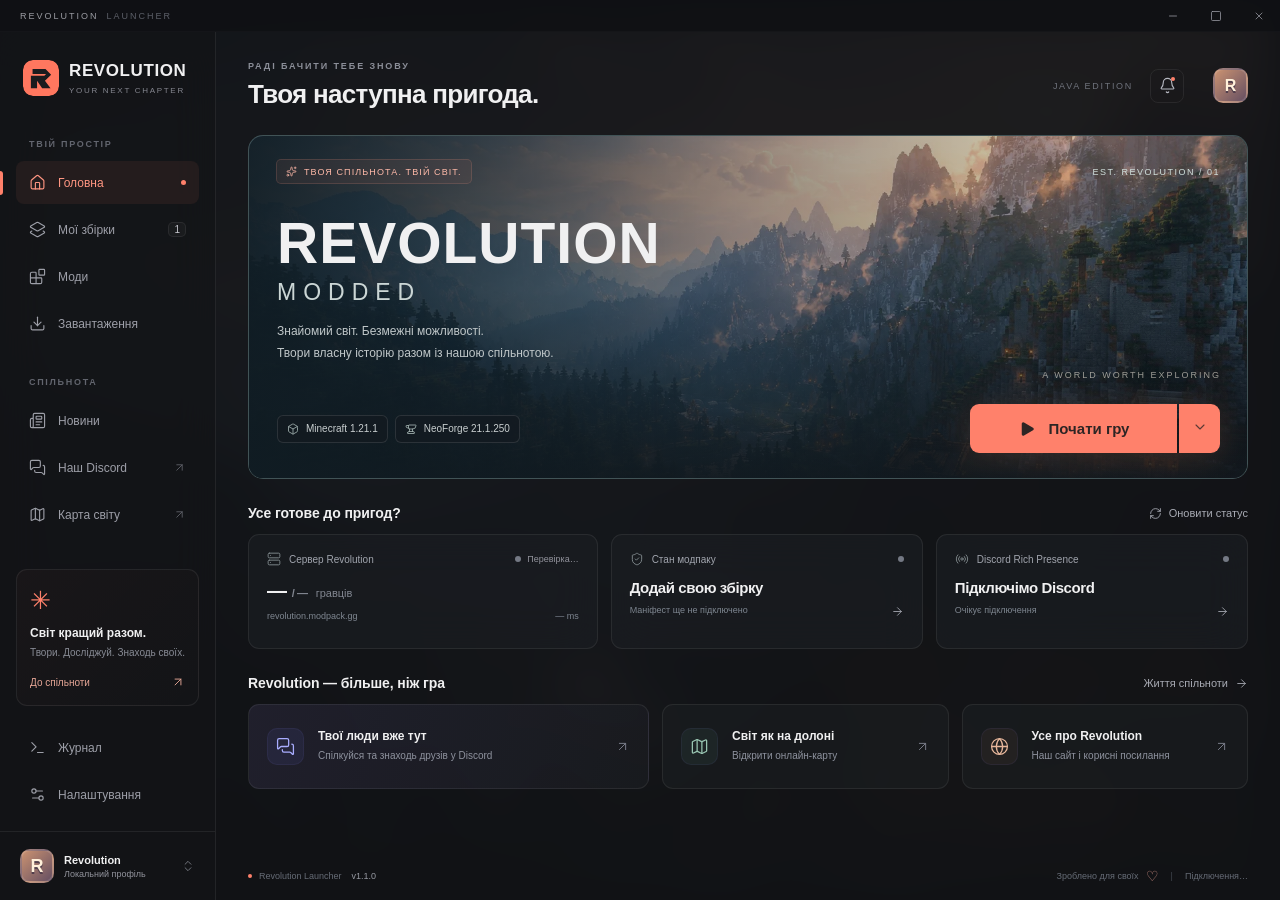
<file: ui/index.html>
<!DOCTYPE html>
<html lang="uk">
<head>
  <meta charset="UTF-8">
  <meta name="viewport" content="width=device-width, initial-scale=1.0">
  <meta http-equiv="Content-Security-Policy" content="default-src 'self' data: blob:; script-src 'self' qrc:; style-src 'self' 'unsafe-inline'; img-src 'self' data:; connect-src 'self'; object-src 'none'; base-uri 'none'; form-action 'none'">
  <title>Revolution Launcher</title>
  <link rel="icon" href="assets/mark.svg" type="image/svg+xml">
  <link rel="stylesheet" href="styles.css">
  <script src="assets/lucide.min.js" defer></script>
  <script src="assistant.js" defer></script>
  <script src="app.js" defer></script>
  <script src="qrc:///qtwebchannel/qwebchannel.js" defer></script>
  <script src="bridge.js" defer></script>
</head>
<body>
  <div class="ambient"></div>
  <div class="titlebar"><div class="pywebview-drag-region">REVOLUTION <span>LAUNCHER</span></div><div class="window-actions"><button data-action="minimize" aria-label="Згорнути"><i data-lucide="minus"></i></button><button data-action="maximize" aria-label="Повний екран"><i data-lucide="square"></i></button><button class="window-close" data-action="close" aria-label="Закрити"><i data-lucide="x"></i></button></div></div>
  <aside class="sidebar">
    <a class="brand" href="#home" aria-label="Revolution — головна"><img src="assets/mark.svg" alt=""><div>REVOLUTION<small>YOUR NEXT CHAPTER</small></div></a>
    <div class="nav-label">ТВІЙ ПРОСТІР</div>
    <nav aria-label="Головна навігація">
      <button class="nav-item active" data-page="home"><i data-lucide="house"></i>Головна<span class="nav-dot"></span></button>
      <button class="nav-item" data-page="instances"><i data-lucide="layers-2"></i>Мої збірки<span class="nav-count" id="instance-count">1</span></button>
      <button class="nav-item" data-page="mods"><i data-lucide="blocks"></i>Моди</button>
      <button class="nav-item" data-page="downloads"><i data-lucide="download"></i>Завантаження<span class="activity-dot" id="activity-dot" hidden></span></button>
    </nav>
    <div class="nav-label second">СПІЛЬНОТА</div>
    <nav aria-label="Спільнота">
      <button class="nav-item" data-page="news"><i data-lucide="newspaper"></i>Новини</button>
      <button class="nav-item" data-link="discordUrl"><i data-lucide="messages-square"></i>Наш Discord<i class="external" data-lucide="arrow-up-right"></i></button>
      <button class="nav-item" data-link="mapUrl"><i data-lucide="map"></i>Карта світу<i class="external" data-lucide="arrow-up-right"></i></button>
    </nav>
    <div class="sidebar-bottom">
      <div class="community-note"><span class="tiny-star">✳</span><strong>Світ кращий разом.</strong><p>Твори. Досліджуй. Знаходь своїх.</p><button data-link="discordUrl">До спільноти <i data-lucide="arrow-up-right"></i></button></div>
      <button class="nav-item" data-page="logs"><i data-lucide="terminal"></i>Журнал</button>
      <button class="nav-item" data-page="settings"><i data-lucide="settings-2"></i>Налаштування</button>
      <button class="account-button" data-modal="account"><span class="avatar">R</span><span><strong id="sidebar-name">Revolution</strong><small id="account-kind">Локальний профіль</small></span><i data-lucide="chevrons-up-down"></i></button>
    </div>
  </aside>
  <main>
    <header class="page-header"><div><div class="eyebrow" id="page-eyebrow">РАДІ БАЧИТИ ТЕБЕ ЗНОВУ</div><h1 id="page-title">Твоя наступна пригода.</h1></div><div class="header-right"><span class="edition">JAVA EDITION</span><button class="icon-button" data-page="downloads" title="Активність"><i data-lucide="bell"></i><span id="notice-dot"></span></button><button class="avatar small" data-modal="account" aria-label="Профіль користувача">R</button></div></header>
    <div id="page-content"></div>
    <footer class="app-footer"><span><span class="dot coral"></span> Revolution Launcher <b>v1.1.0</b></span><span>Зроблено для своїх <span class="footer-heart">♡</span><span class="divider">|</span><span id="bridge-status">Підключення…</span></span></footer>
  </main>
  <div class="toast-container" id="toasts" aria-live="polite"></div>
  <dialog id="modal"><div id="modal-content"></div></dialog>
</body>
</html>
</file>
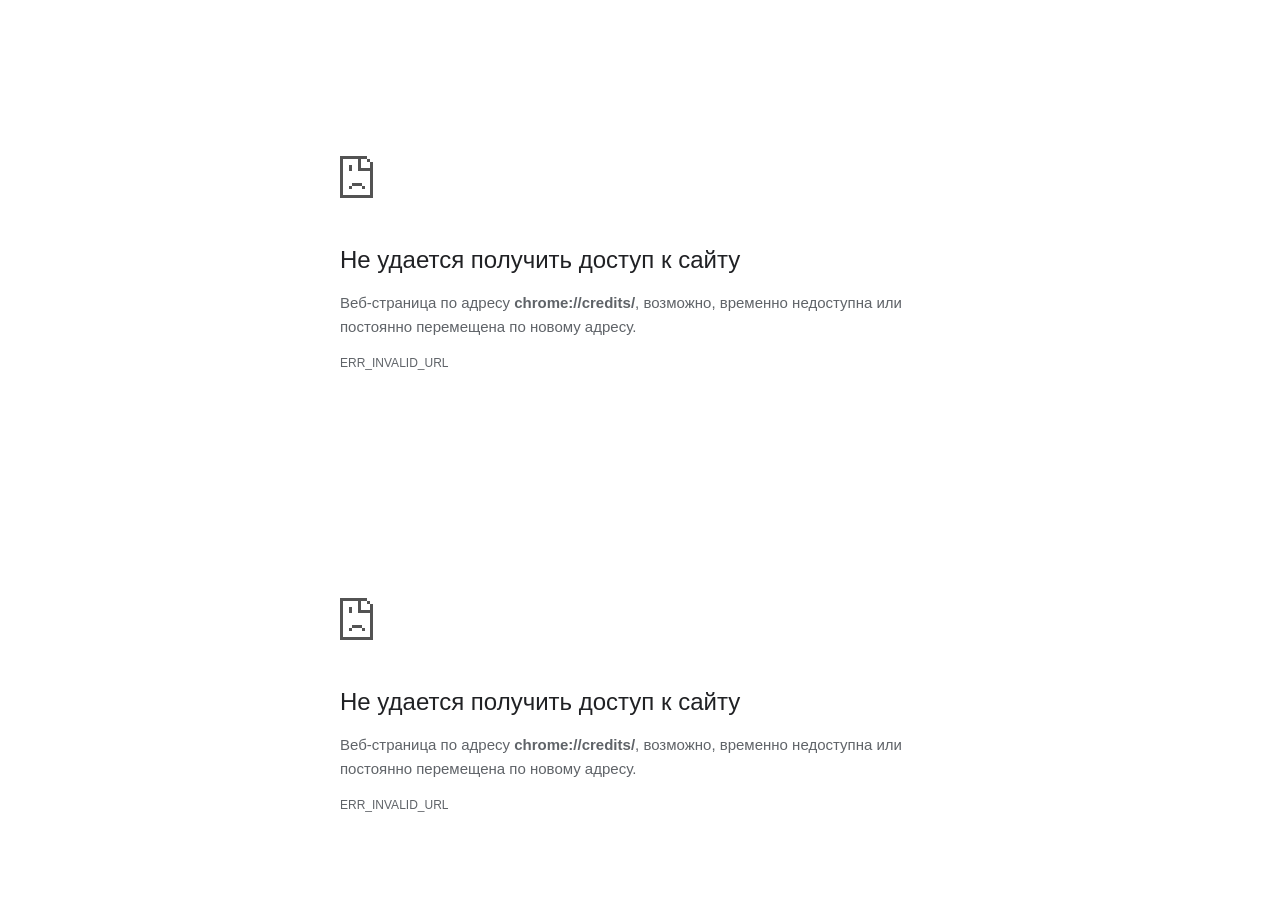
<file: licenses/Qt-WebEngine-ThirdParty.html>
<!DOCTYPE html><html dir="ltr" lang="ru"><head>
  <meta charset="utf-8">
  <meta name="color-scheme" content="light dark">
  <meta name="theme-color" content="#fff">
  <meta name="viewport" content="width=device-width, initial-scale=1.0,
                                 maximum-scale=1.0, user-scalable=no">
  <title>chrome://credits/</title>
  <style>/* Copyright 2017 The Chromium Authors
 * Use of this source code is governed by a BSD-style license that can be
 * found in the LICENSE file. */

a {
  color: var(--link-color);
}

body {
  --background-color: #fff;
  --error-code-color: var(--google-gray-700);
  --google-blue-50: rgb(232, 240, 254);
  --google-blue-100: rgb(210, 227, 252);
  --google-blue-300: rgb(138, 180, 248);
  --google-blue-600: rgb(26, 115, 232);
  --google-blue-700: rgb(25, 103, 210);
  --google-gray-100: rgb(241, 243, 244);
  --google-gray-300: rgb(218, 220, 224);
  --google-gray-500: rgb(154, 160, 166);
  --google-gray-50: rgb(248, 249, 250);
  --google-gray-600: rgb(128, 134, 139);
  --google-gray-700: rgb(95, 99, 104);
  --google-gray-800: rgb(60, 64, 67);
  --google-gray-900: rgb(32, 33, 36);
  --heading-color: var(--google-gray-900);
  --link-color: rgb(88, 88, 88);
  --primary-button-fill-color-active: var(--google-blue-700);
  --primary-button-fill-color: var(--google-blue-600);
  --primary-button-text-color: #fff;
  --quiet-background-color: rgb(247, 247, 247);
  --secondary-button-border-color: var(--google-gray-500);
  --secondary-button-fill-color: #fff;
  --secondary-button-hover-border-color: var(--google-gray-600);
  --secondary-button-hover-fill-color: var(--google-gray-50);
  --secondary-button-text-color: var(--google-gray-700);
  --small-link-color: var(--google-gray-700);
  --text-color: var(--google-gray-700);
  background: var(--background-color);
  color: var(--text-color);
  word-wrap: break-word;
}

.nav-wrapper .secondary-button {
  background: var(--secondary-button-fill-color);
  border: 1px solid var(--secondary-button-border-color);
  color: var(--secondary-button-text-color);
  float: none;
  margin: 0;
  padding: 8px 16px;
}

.hidden {
  display: none;
}

html {
  -webkit-text-size-adjust: 100%;
  font-size: 125%;
}

.icon {
  background-repeat: no-repeat;
  background-size: 100%;
}

@media (prefers-color-scheme: dark) {
  body {
    --background-color: var(--google-gray-900);
    --error-code-color: var(--google-gray-500);
    --heading-color: var(--google-gray-500);
    --link-color: var(--google-blue-300);
    --primary-button-fill-color-active: rgb(129, 162, 208);
    --primary-button-fill-color: var(--google-blue-300);
    --primary-button-text-color: var(--google-gray-900);
    --quiet-background-color: var(--background-color);
    --secondary-button-border-color: var(--google-gray-700);
    --secondary-button-fill-color: var(--google-gray-900);
    --secondary-button-hover-fill-color: rgb(48, 51, 57);
    --secondary-button-text-color: var(--google-blue-300);
    --small-link-color: var(--google-blue-300);
    --text-color: var(--google-gray-500);
  }
}
</style>
  <style>/* Copyright 2014 The Chromium Authors
   Use of this source code is governed by a BSD-style license that can be
   found in the LICENSE file. */

button {
  border: 0;
  border-radius: 20px;
  box-sizing: border-box;
  color: var(--primary-button-text-color);
  cursor: pointer;
  float: right;
  font-size: .875em;
  margin: 0;
  padding: 8px 16px;
  transition: box-shadow 150ms cubic-bezier(0.4, 0, 0.2, 1);
  user-select: none;
}

[dir='rtl'] button {
  float: left;
}

.bad-clock button,
.captive-portal button,
.https-only button,
.insecure-form button,
.lookalike-url button,
.main-frame-blocked button,
.neterror button,
.pdf button,
.ssl button,
.enterprise-block button,
.enterprise-warn button,
.managed-profile-required button,
.safe-browsing-billing button,
.supervised-user-verify button,
.supervised-user-verify-subframe button {
  background: var(--primary-button-fill-color);
}

button:active {
  background: var(--primary-button-fill-color-active);
  outline: 0;
}

#debugging {
  display: inline;
  overflow: auto;
}

.debugging-content {
  line-height: 1em;
  margin-bottom: 0;
  margin-top: 1em;
}

.debugging-content-fixed-width {
  display: block;
  font-family: monospace;
  font-size: 1.2em;
  margin-top: 0.5em;
}

.debugging-title {
  font-weight: bold;
}

#details {
  margin: 0 0 50px;
}

#details p:not(:first-of-type) {
  margin-top: 20px;
}

.secondary-button:active {
  border-color: white;
  box-shadow: 0 1px 2px 0 rgba(60, 64, 67, .3),
      0 2px 6px 2px rgba(60, 64, 67, .15);
}

.secondary-button:hover {
  background: var(--secondary-button-hover-fill-color);
  border-color: var(--secondary-button-hover-border-color);
  text-decoration: none;
}

.error-code {
  color: var(--error-code-color);
  font-size: .8em;
  margin-top: 12px;
  text-transform: uppercase;
}

#error-debugging-info {
  font-size: 0.8em;
}

h1 {
  color: var(--heading-color);
  font-size: 1.6em;
  font-weight: normal;
  line-height: 1.25em;
  margin-bottom: 16px;
}

h2 {
  font-size: 1.2em;
  font-weight: normal;
}

.icon {
  height: 72px;
  margin: 0 0 40px;
  width: 72px;
}

input[type=checkbox] {
  opacity: 0;
}

input[type=checkbox]:focus ~ .checkbox::after {
  outline: -webkit-focus-ring-color auto 5px;
}

.interstitial-wrapper {
  box-sizing: border-box;
  font-size: 1em;
  line-height: 1.6em;
  margin: 14vh auto 0;
  max-width: 600px;
  width: 100%;
}

#main-message > p {
  display: inline;
}

#extended-reporting-opt-in {
  font-size: .875em;
  margin-top: 32px;
}

#extended-reporting-opt-in label {
  display: grid;
  grid-template-columns: 1.8em 1fr;
  position: relative;
}

#enhanced-protection-message {
  border-radius: 20px;
  font-size: 1em;
  margin-top: 32px;
  padding: 10px 5px;
}

#enhanced-protection-message a {
  color: var(--google-red-10);
}

#enhanced-protection-message label {
  display: grid;
  grid-template-columns: 2.5em 1fr;
  position: relative;
}

#enhanced-protection-message div {
  margin: 0.5em;
}

#enhanced-protection-message .icon {
  height: 1.5em;
  vertical-align: middle;
  width: 1.5em;
}

.nav-wrapper {
  margin-top: 51px;
}

.nav-wrapper::after {
  clear: both;
  content: '';
  display: table;
  width: 100%;
}

.small-link {
  color: var(--small-link-color);
  font-size: .875em;
}

.checkboxes {
  flex: 0 0 24px;
}

.checkbox {
  --padding: .9em;
  background: transparent;
  display: block;
  height: 1em;
  left: -1em;
  padding-inline-start: var(--padding);
  position: absolute;
  right: 0;
  top: -.5em;
  width: 1em;
}

.checkbox::after {
  border: 1px solid white;
  border-radius: 2px;
  content: '';
  height: 1em;
  left: var(--padding);
  position: absolute;
  top: var(--padding);
  width: 1em;
}

.checkbox::before {
  background: transparent;
  border: 2px solid white;
  border-inline-end-width: 0;
  border-top-width: 0;
  content: '';
  height: .2em;
  left: calc(.3em + var(--padding));
  opacity: 0;
  position: absolute;
  top: calc(.3em  + var(--padding));
  transform: rotate(-45deg);
  width: .5em;
}

input[type=checkbox]:checked ~ .checkbox::before {
  opacity: 1;
}

#recurrent-error-message {
  background: #ededed;
  border-radius: 4px;
  margin-bottom: 16px;
  margin-top: 12px;
  padding: 12px 16px;
}

.showing-recurrent-error-message #extended-reporting-opt-in {
  margin-top: 16px;
}

.showing-recurrent-error-message #enhanced-protection-message {
  margin-top: 16px;
}

@media (max-width: 700px) {
  .interstitial-wrapper {
    padding: 0 10%;
  }

  #error-debugging-info {
    overflow: auto;
  }
}

@media (max-width: 420px) {
  button,
  [dir='rtl'] button,
  .small-link {
    float: none;
    font-size: .825em;
    font-weight: 500;
    margin: 0;
    width: 100%;
  }

  button {
    padding: 16px 24px;
  }

  #details {
    margin: 20px 0 20px 0;
  }

  #details p:not(:first-of-type) {
    margin-top: 10px;
  }

  .secondary-button:not(.hidden) {
    display: block;
    margin-top: 20px;
    text-align: center;
    width: 100%;
  }

  .interstitial-wrapper {
    padding: 0 5%;
  }

  #extended-reporting-opt-in {
    margin-top: 24px;
  }

  #enhanced-protection-message {
    margin-top: 24px;
  }

  .nav-wrapper {
    margin-top: 30px;
  }
}

/**
 * Mobile specific styling.
 * Navigation buttons are anchored to the bottom of the screen.
 * Details message replaces the top content in its own scrollable area.
 */

@media (max-width: 420px) {
  .nav-wrapper .secondary-button {
    border: 0;
    margin: 16px 0 0;
    margin-inline-end: 0;
    padding-bottom: 16px;
    padding-top: 16px;
  }
}

/* Fixed nav. */
@media (min-width: 240px) and (max-width: 420px) and
       (min-height: 401px),
       (min-width: 421px) and (min-height: 240px) and
       (max-height: 560px) {
  body .nav-wrapper {
    background: var(--background-color);
    bottom: 0;
    box-shadow: 0 -12px 24px var(--background-color);
    left: 0;
    margin: 0 auto;
    max-width: 736px;
    padding-inline-end: 24px;
    padding-inline-start: 24px;
    position: fixed;
    right: 0;
    width: 100%;
    z-index: 2;
  }

  .interstitial-wrapper {
    max-width: 736px;
  }

  #details,
  #main-content {
    padding-bottom: 40px;
  }

  #details {
    padding-top: 5.5vh;
  }

  button.small-link {
    color: var(--google-blue-600);
  }
}

@media (max-width: 420px) and (orientation: portrait),
       (max-height: 560px) {
  body {
    margin: 0 auto;
  }

  button,
  [dir='rtl'] button,
  button.small-link,
  .nav-wrapper .secondary-button {
    font-family: Roboto-Regular,Helvetica;
    font-size: .933em;
    margin: 6px 0;
    transform: translatez(0);
  }

  .nav-wrapper {
    box-sizing: border-box;
    padding-bottom: 8px;
    width: 100%;
  }

  #details {
    box-sizing: border-box;
    height: auto;
    margin: 0;
    opacity: 1;
    transition: opacity 250ms cubic-bezier(0.4, 0, 0.2, 1);
  }

  #details.hidden,
  #main-content.hidden {
    height: 0;
    opacity: 0;
    overflow: hidden;
    padding-bottom: 0;
    transition: none;
  }

  h1 {
    font-size: 1.5em;
    margin-bottom: 8px;
  }

  .icon {
    margin-bottom: 5.69vh;
  }

  .interstitial-wrapper {
    box-sizing: border-box;
    margin: 7vh auto 12px;
    padding: 0 24px;
    position: relative;
  }

  .interstitial-wrapper p {
    font-size: .95em;
    line-height: 1.61em;
    margin-top: 8px;
  }

  #main-content {
    margin: 0;
    transition: opacity 100ms cubic-bezier(0.4, 0, 0.2, 1);
  }

  .small-link {
    border: 0;
  }

  .suggested-left > #control-buttons,
  .suggested-right > #control-buttons {
    float: none;
    margin: 0;
  }
}

@media (min-width: 421px) and (min-height: 500px) and (max-height: 560px) {
  .interstitial-wrapper {
    margin-top: 10vh;
  }
}

@media (min-height: 400px) and (orientation:portrait) {
  .interstitial-wrapper {
    margin-bottom: 145px;
  }
}

@media (min-height: 299px) {
  .nav-wrapper {
    padding-bottom: 16px;
  }
}

@media (max-height: 560px) and (min-height: 240px) and (orientation:landscape) {
  .extended-reporting-has-checkbox #details {
    padding-bottom: 80px;
  }
}

@media (min-height: 500px) and (max-height: 650px) and (max-width: 414px) and
       (orientation: portrait) {
  .interstitial-wrapper {
    margin-top: 7vh;
  }
}

@media (min-height: 650px) and (max-width: 414px) and (orientation: portrait) {
  .interstitial-wrapper {
    margin-top: 10vh;
  }
}

/* Small mobile screens. No fixed nav. */
@media (max-height: 400px) and (orientation: portrait),
       (max-height: 239px) and (orientation: landscape),
       (max-width: 419px) and (max-height: 399px) {
  .interstitial-wrapper {
    display: flex;
    flex-direction: column;
    margin-bottom: 0;
  }

  #details {
    flex: 1 1 auto;
    order: 0;
  }

  #main-content {
    flex: 1 1 auto;
    order: 0;
  }

  .nav-wrapper {
    flex: 0 1 auto;
    margin-top: 8px;
    order: 1;
    padding-inline-end: 0;
    padding-inline-start: 0;
    position: relative;
    width: 100%;
  }

  button,
  .nav-wrapper .secondary-button {
    padding: 16px 24px;
  }

  button.small-link {
    color: var(--google-blue-600);
  }
}

@media (max-width: 239px) and (orientation: portrait) {
  .nav-wrapper {
    padding-inline-end: 0;
    padding-inline-start: 0;
  }
}
</style>
  <style>/* Copyright 2013 The Chromium Authors
 * Use of this source code is governed by a BSD-style license that can be
 * found in the LICENSE file. */

/* Don't use the main frame div when the error is in a subframe. */
html[subframe] #main-frame-error {
  display: none;
}

/* Don't use the subframe error div when the error is in a main frame. */
html:not([subframe]) #sub-frame-error {
  display: none;
}

h1 {
  margin-top: 0;
  word-wrap: break-word;
}

h1 span {
  font-weight: 500;
}

a {
  text-decoration: none;
}

.icon {
  -webkit-user-select: none;
  display: inline-block;
}

.icon-generic {
  /* Can't access chrome://theme/IDR_ERROR_NETWORK_GENERIC from an untrusted
   * renderer process, so embed the resource manually. */
  content: image-set(
      url([data-uri]) 1x,
      url([data-uri]) 2x);
}

.icon-info {
  content: image-set(
      url([data-uri]) 1x,
      url([data-uri]) 2x);
}

.icon-offline {
  content: image-set(
      url([data-uri]) 1x,
      url([data-uri]) 2x);
  position: relative;
}

.icon-disabled {
  content: image-set(
      url([data-uri]) 1x,
      url([data-uri]) 2x);
  width: 112px;
}

.hidden {
  display: none;
}

#suggestions-list a {
  color: var(--google-blue-600);
}

#suggestions-list p {
  margin-block-end: 0;
}

#suggestions-list ul {
  margin-top: 0;
}

.single-suggestion {
  list-style-type: none;
  padding-inline-start: 0;
}

.link-button {
  color: rgb(66, 133, 244);
  display: inline-block;
  font-weight: bold;
  text-transform: uppercase;
}

#sub-frame-error-details {

  color: #8F8F8F;

  /* Not done on mobile for performance reasons. */
  text-shadow: 0 1px 0 rgba(255,255,255,0.3);

}

.secondary-button {
  background: #d9d9d9;
  color: #696969;
  margin-inline-end: 16px;
}

.snackbar {
  background: #323232;
  border-radius: 2px;
  bottom: 24px;
  box-sizing: border-box;
  color: #fff;
  font-size: .87em;
  left: 24px;
  max-width: 568px;
  min-width: 288px;
  opacity: 0;
  padding: 16px 24px 12px;
  position: fixed;
  transform: translateY(90px);
  will-change: opacity, transform;
  z-index: 999;
}

.snackbar-show {
  -webkit-animation:
    show-snackbar 250ms cubic-bezier(0, 0, 0.2, 1) forwards,
    hide-snackbar 250ms cubic-bezier(0.4, 0, 1, 1) forwards 5s;
}

@-webkit-keyframes show-snackbar {
  100% {
    opacity: 1;
    transform: translateY(0);
  }
}

@-webkit-keyframes hide-snackbar {
  0% {
    opacity: 1;
    transform: translateY(0);
  }
  100% {
    opacity: 0;
    transform: translateY(90px);
  }
}

.suggestions {
  margin-top: 18px;
}

.suggestion-header {
  font-weight: bold;
  margin-bottom: 4px;
}

.suggestion-body {
  color: #777;
}

/* Decrease padding at low sizes. */
@media (max-width: 640px), (max-height: 640px) {
  h1 {
    margin: 0 0 15px;
  }
  .suggestions {
    margin-top: 10px;
  }
  .suggestion-header {
    margin-bottom: 0;
  }
}

#cancel-save-page-button {
  background-image: url([data-uri]);
  background-position: right 27px center;
  background-repeat: no-repeat;
  border: 1px solid var(--google-gray-300);
  border-radius: 5px;
  color: var(--google-gray-700);
  margin-bottom: 26px;
  padding-bottom: 16px;
  padding-inline-end: 88px;
  padding-inline-start: 16px;
  padding-top: 16px;
  text-align: start;
}

html[dir='rtl'] #cancel-save-page-button {
  background-position: left 27px center;
}

#save-page-for-later-button {
  display: flex;
  justify-content: start;
}

#save-page-for-later-button a::before {
  content: url([data-uri]);
  display: inline-block;
  margin-inline-end: 4px;
  vertical-align: -webkit-baseline-middle;
}

.hidden#save-page-for-later-button {
  display: none;
}

/* Don't allow overflow when in a subframe. */
html[subframe] body {
  overflow: hidden;
}

#sub-frame-error {
  -webkit-align-items: center;
  -webkit-flex-flow: column;
  -webkit-justify-content: center;
  background-color: #DDD;
  display: -webkit-flex;
  height: 100%;
  left: 0;
  position: absolute;
  text-align: center;
  top: 0;
  transition: background-color 200ms ease-in-out;
  width: 100%;
}

#sub-frame-error:hover {
  background-color: #EEE;
}

#sub-frame-error .icon-generic {
  margin: 0 0 16px;
}

#sub-frame-error-details {
  margin: 0 10px;
  text-align: center;
  opacity: 0;
}

/* Show details only when hovering. */
#sub-frame-error:hover #sub-frame-error-details {
  opacity: 1;
}

/* If the iframe is too small, always hide the error code. */
/* TODO(mmenke): See if overflow: no-display works better, once supported. */
@media (max-width: 200px), (max-height: 95px) {
  #sub-frame-error-details {
    display: none;
  }
}

/* Adjust icon for small embedded frames in apps. */
@media (max-height: 100px) {
  #sub-frame-error .icon-generic {
    height: auto;
    margin: 0;
    padding-top: 0;
    width: 25px;
  }
}

/* details-button is special; it's a <button> element that looks like a link. */
#details-button {
  box-shadow: none;
  min-width: 0;
}

/* Styles for platform dependent separation of controls and details button. */
.suggested-left > #control-buttons,
.suggested-right > #details-button {
  float: left;
}

.suggested-right > #control-buttons,
.suggested-left > #details-button {
  float: right;
}

.suggested-left .secondary-button {
  margin-inline-end: 0;
  margin-inline-start: 16px;
}

#details-button.singular {
  float: none;
}

/* download-button shows both icon and text. */
#download-button {
  padding-bottom: 4px;
  padding-top: 4px;
  position: relative;
}

#download-button::before {
  background: image-set(
      url([data-uri]) 1x,
      url([data-uri]) 2x)
    no-repeat;
  content: '';
  display: inline-block;
  height: 24px;
  margin-inline-end: 4px;
  margin-inline-start: -4px;
  vertical-align: middle;
  width: 24px;
}

#download-button:disabled {
  background: rgb(180, 206, 249);
  color: rgb(255, 255, 255);
}

#buttons::after {
  clear: both;
  content: '';
  display: block;
  width: 100%;
}

/* Offline page */
html[dir='rtl'] .runner-container,
html[dir='rtl'].offline .icon-offline {
  transform: scaleX(-1);
}

.offline {
  transition: filter 1.5s cubic-bezier(0.65, 0.05, 0.36, 1),
              background-color 1.5s cubic-bezier(0.65, 0.05, 0.36, 1);

  will-change: filter, background-color;

}

.offline body {
  transition: background-color 1.5s cubic-bezier(0.65, 0.05, 0.36, 1);
}

.offline #main-message > p {
  display: none;
}

.offline.inverted {
  background-color: #fff;
  filter: invert(1);
}

.offline.inverted body {
  background-color: #fff;
}

.offline .interstitial-wrapper {
  color: var(--text-color);
  font-size: 1em;
  line-height: 1.55;
  margin: 0 auto;
  max-width: 600px;
  padding-top: 100px;
  position: relative;
  width: 100%;
}

.offline .runner-container {
  direction: ltr;
  height: 150px;
  max-width: 600px;
  overflow: hidden;
  position: absolute;
  top: 35px;
  width: 44px;
}

.offline .runner-container:focus {
  outline: none;
}

.offline .runner-container:focus-visible {
  outline: 3px solid var(--google-blue-300);
}

.offline .runner-canvas {
  height: 150px;
  max-width: 600px;
  opacity: 1;
  overflow: hidden;
  position: absolute;
  top: 0;
  z-index: 10;
}

.offline .controller {
  height: 100vh;
  left: 0;
  position: absolute;
  top: 0;
  width: 100vw;
  z-index: 9;
}

#offline-resources {
  display: none;
}

#offline-instruction {
  image-rendering: pixelated;
  left: 0;
  margin: auto;
  position: absolute;
  right: 0;
  top: 60px;
  width: fit-content;
}

.offline-runner-live-region {
  bottom: 0;
  clip-path: polygon(0 0, 0 0, 0 0);
  color: var(--background-color);
  display: block;
  font-size: xx-small;
  overflow: hidden;
  position: absolute;
  text-align: center;
  transition: color 1.5s cubic-bezier(0.65, 0.05, 0.36, 1);
  user-select: none;
}

/* Custom toggle */
.slow-speed-option {
  align-items: center;
  background: var(--google-gray-50);
  border-radius: 24px/50%;
  bottom: 0;
  color: var(--error-code-color);
  display: inline-flex;
  font-size: 1em;
  left: 0;
  line-height: 1.1em;
  margin: 5px auto;
  padding: 2px 12px 3px 20px;
  position: absolute;
  right: 0;
  width: max-content;
  z-index: 999;
}

.slow-speed-option.hidden {
  display: none;
}

.slow-speed-option [type=checkbox] {
  opacity: 0;
  pointer-events: none;
  position: absolute;
}

.slow-speed-option .slow-speed-toggle {
  cursor: pointer;
  margin-inline-start: 8px;
  padding: 8px 4px;
  position: relative;
}

.slow-speed-option [type=checkbox]:disabled ~ .slow-speed-toggle {
  cursor: default;
}

.slow-speed-option-label [type=checkbox] {
  opacity: 0;
  pointer-events: none;
  position: absolute;
}

.slow-speed-option .slow-speed-toggle::before,
.slow-speed-option .slow-speed-toggle::after {
  content: '';
  display: block;
  margin: 0 3px;
  transition: all 100ms cubic-bezier(0.4, 0, 1, 1);
}

.slow-speed-option .slow-speed-toggle::before {
  background: rgb(189,193,198);
  border-radius: 0.65em;
  height: 0.9em;
  width: 2em;
}

.slow-speed-option .slow-speed-toggle::after {
  background: #fff;
  border-radius: 50%;
  box-shadow: 0 1px 3px 0 rgb(0 0 0 / 40%);
  height: 1.2em;
  position: absolute;
  top: 51%;
  transform: translate(-20%, -50%);
  width: 1.1em;
}

.slow-speed-option [type=checkbox]:focus + .slow-speed-toggle {
  box-shadow: 0 0 8px rgb(94, 158, 214);
  outline: 1px solid rgb(93, 157, 213);
}

.slow-speed-option [type=checkbox]:checked + .slow-speed-toggle::before {
  background: var(--google-blue-600);
  opacity: 0.5;
}

.slow-speed-option [type=checkbox]:checked + .slow-speed-toggle::after {
  background: var(--google-blue-600);
  transform: translate(calc(2em - 90%), -50%);
}

.slow-speed-option [type=checkbox]:checked:disabled +
  .slow-speed-toggle::before {
  background: rgb(189,193,198);
}

.slow-speed-option [type=checkbox]:checked:disabled +
  .slow-speed-toggle::after {
  background: var(--google-gray-50);
}

@media (max-width: 420px) {
  #download-button {
    padding-bottom: 12px;
    padding-top: 12px;
  }

  .suggested-left > #control-buttons,
  .suggested-right > #control-buttons {
    float: none;
  }

  .snackbar {
    border-radius: 0;
    bottom: 0;
    left: 0;
    width: 100%;
  }
}

@media (max-height: 350px) {
  h1 {
    margin: 0 0 15px;
  }

  .icon-offline {
    margin: 0 0 10px;
  }

  .interstitial-wrapper {
    margin-top: 5%;
  }

  .nav-wrapper {
    margin-top: 30px;
  }
}

@media (min-width: 420px) and (max-width: 736px) and
       (min-height: 240px) and (max-height: 420px) and
       (orientation:landscape) {
  .interstitial-wrapper {
    margin-bottom: 100px;
  }
}

@media (max-width: 360px) and (max-height: 480px) {
  .offline .interstitial-wrapper {
    padding-top: 60px;
  }

  .offline .runner-container {
    top: 8px;
  }
}

@media (min-height: 240px) and (orientation: landscape) {
  .offline .interstitial-wrapper {
    margin-bottom: 90px;
  }

  .icon-offline {
    margin-bottom: 20px;
  }
}

@media (max-height: 320px) and (orientation: landscape) {
  .icon-offline {
    margin-bottom: 0;
  }

  .offline .runner-container {
    top: 10px;
  }
}

@media (max-width: 240px) {
  button {
    padding-inline-end: 12px;
    padding-inline-start: 12px;
  }

  .interstitial-wrapper {
    overflow: inherit;
    padding: 0 8px;
  }
}

@media (max-width: 120px) {
  button {
    width: auto;
  }
}

.arcade-mode,
.arcade-mode .runner-container,
.arcade-mode .runner-canvas {
  image-rendering: pixelated;
  max-width: 100%;
  overflow: hidden;
}

.arcade-mode #buttons,
.arcade-mode #main-content {
  opacity: 0;
  overflow: hidden;
}

.arcade-mode .interstitial-wrapper {
  height: 100vh;
  max-width: 100%;
  overflow: hidden;
}

.arcade-mode .runner-container {
  left: 0;
  margin: auto;
  right: 0;
  transform-origin: top center;
  transition: transform 250ms cubic-bezier(0.4, 0, 1, 1) 400ms;
  z-index: 2;
}

@media (prefers-color-scheme: dark) {
  .icon {
    filter: invert(1);
  }

  .offline .runner-canvas {
    filter: invert(1);
  }

  .offline.inverted {
    background-color: var(--background-color);
    filter: invert(0);
  }

  .offline.inverted body {
    background-color: #fff;
  }

  .offline.inverted .offline-runner-live-region {
    color: #fff;
  }

  #suggestions-list a {
    color: var(--link-color);
  }

  .slow-speed-option {
    background: var(--google-gray-800);
    color: var(--google-gray-100);
  }

  .slow-speed-option .slow-speed-toggle::before,
  .slow-speed-option [type=checkbox]:checked:disabled +
    .slow-speed-toggle::before {
     background: rgb(189,193,198);
  }

  .slow-speed-option [type=checkbox]:checked + .slow-speed-toggle::after,
  .slow-speed-option [type=checkbox]:checked + .slow-speed-toggle::before {
    background: var(--google-blue-300);
  }
}

#main-frame-error:not(.showing-details) #details {
  display: none;
}

@media (min-width: 240px) and (max-width: 420px) and (min-height: 401px),
       (min-height: 240px) and (max-height: 560px) and (min-width: 421px) {
  #main-frame-error.showing-details #main-content,
  #main-frame-error.showing-details .runner-container {
    display: none;
  }
}
</style>
  <script>// Copyright 2022 The Chromium Authors
// Use of this source code is governed by a BSD-style license that can be
// found in the LICENSE file.
/**
 * Verify |value| is truthy.
 * @param value A value to check for truthiness. Note that this
 *     may be used to test whether |value| is defined or not, and we don't want
 *     to force a cast to boolean.
 */
function assert(value, message) {
    if (value) {
        return;
    }
    throw new Error('Assertion failed' + (message ? `: ${message}` : ''));
}

// Copyright 2022 The Chromium Authors
// Use of this source code is governed by a BSD-style license that can be
// found in the LICENSE file.
/**
 * @fileoverview This file defines a singleton which provides access to all data
 * that is available as soon as the page's resources are loaded (before DOM
 * content has finished loading). This data includes both localized strings and
 * any data that is important to have ready from a very early stage (e.g. things
 * that must be displayed right away).
 *
 * Note that loadTimeData is not guaranteed to be consistent between page
 * refreshes (https://crbug.com/740629) and should not contain values that might
 * change if the page is re-opened later.
 */
class LoadTimeData {
    data_ = null;
    /**
     * Sets the backing object.
     *
     * Note that there is no getter for |data_| to discourage abuse of the form:
     *
     *     var value = loadTimeData.data()['key'];
     */
    set data(value) {
        assert(!this.data_, 'Re-setting data.');
        this.data_ = value;
    }
    /**
     * @param id An ID of a value that might exist.
     * @return True if |id| is a key in the dictionary.
     */
    valueExists(id) {
        assert(this.data_, 'No data. Did you remember to include strings.js?');
        return id in this.data_;
    }
    /**
     * Fetches a value, expecting that it exists.
     * @param id The key that identifies the desired value.
     * @return The corresponding value.
     */
    getValue(id) {
        assert(this.data_, 'No data. Did you remember to include strings.js?');
        const value = this.data_[id];
        assert(typeof value !== 'undefined', 'Could not find value for ' + id);
        return value;
    }
    /**
     * As above, but also makes sure that the value is a string.
     * @param id The key that identifies the desired string.
     * @return The corresponding string value.
     */
    getString(id) {
        const value = this.getValue(id);
        assert(typeof value === 'string', `[${value}] (${id}) is not a string`);
        return value;
    }
    /**
     * Returns a formatted localized string where $1 to $9 are replaced by the
     * second to the tenth argument.
     * @param id The ID of the string we want.
     * @param args The extra values to include in the formatted output.
     * @return The formatted string.
     */
    getStringF(id, ...args) {
        const value = this.getString(id);
        if (!value) {
            return '';
        }
        return this.substituteString(value, ...args);
    }
    /**
     * Returns a formatted localized string where $1 to $9 are replaced by the
     * second to the tenth argument. Any standalone $ signs must be escaped as
     * $$.
     * @param label The label to substitute through. This is not an resource ID.
     * @param args The extra values to include in the formatted output.
     * @return The formatted string.
     */
    substituteString(label, ...args) {
        return label.replace(/\$(.|$|\n)/g, function (m) {
            assert(m.match(/\$[$1-9]/), 'Unescaped $ found in localized string.');
            if (m === '$$') {
                return '$';
            }
            const substitute = args[Number(m[1]) - 1];
            if (substitute === undefined || substitute === null) {
                // Not all callers actually provide values for all substitutes. Return
                // an empty value for this case.
                return '';
            }
            return substitute.toString();
        });
    }
    /**
     * Returns a formatted string where $1 to $9 are replaced by the second to
     * tenth argument, split apart into a list of pieces describing how the
     * substitution was performed. Any standalone $ signs must be escaped as $$.
     * @param label A localized string to substitute through.
     *     This is not an resource ID.
     * @param args The extra values to include in the formatted output.
     * @return The formatted string pieces.
     */
    getSubstitutedStringPieces(label, ...args) {
        // Split the string by separately matching all occurrences of $1-9 and of
        // non $1-9 pieces.
        const pieces = (label.match(/(\$[1-9])|(([^$]|\$([^1-9]|$))+)/g) ||
            []).map(function (p) {
            // Pieces that are not $1-9 should be returned after replacing $$
            // with $.
            if (!p.match(/^\$[1-9]$/)) {
                assert((p.match(/\$/g) || []).length % 2 === 0, 'Unescaped $ found in localized string.');
                return { value: p.replace(/\$\$/g, '$'), arg: null };
            }
            // Otherwise, return the substitution value.
            const substitute = args[Number(p[1]) - 1];
            if (substitute === undefined || substitute === null) {
                // Not all callers actually provide values for all substitutes. Return
                // an empty value for this case.
                return { value: '', arg: p };
            }
            return { value: substitute.toString(), arg: p };
        });
        return pieces;
    }
    /**
     * As above, but also makes sure that the value is a boolean.
     * @param id The key that identifies the desired boolean.
     * @return The corresponding boolean value.
     */
    getBoolean(id) {
        const value = this.getValue(id);
        assert(typeof value === 'boolean', `[${value}] (${id}) is not a boolean`);
        return value;
    }
    /**
     * As above, but also makes sure that the value is an integer.
     * @param id The key that identifies the desired number.
     * @return The corresponding number value.
     */
    getInteger(id) {
        const value = this.getValue(id);
        assert(typeof value === 'number', `[${value}] (${id}) is not a number`);
        assert(value === Math.floor(value), 'Number isn\'t integer: ' + value);
        return value;
    }
    /**
     * Override values in loadTimeData with the values found in |replacements|.
     * @param replacements The dictionary object of keys to replace.
     */
    overrideValues(replacements) {
        assert(typeof replacements === 'object', 'Replacements must be a dictionary object.');
        assert(this.data_, 'Data must exist before being overridden');
        for (const key in replacements) {
            this.data_[key] = replacements[key];
        }
    }
    /**
     * Reset loadTimeData's data. Should only be used in tests.
     * @param newData The data to restore to, when null restores to unset state.
     */
    resetForTesting(newData = null) {
        this.data_ = newData;
    }
    /**
     * @return Whether loadTimeData.data has been set.
     */
    isInitialized() {
        return this.data_ !== null;
    }
}
const loadTimeData = new LoadTimeData();

// Copyright 2022 The Chromium Authors
// Use of this source code is governed by a BSD-style license that can be
// found in the LICENSE file.
/**
 * Alias for document.getElementById. Found elements must be HTMLElements.
 */
function getRequiredElement(id) {
    const el = document.querySelector(`#${id}`);
    assert(el);
    assert(el instanceof HTMLElement);
    return el;
}

/**
 * @license
 * Copyright 2019 Google LLC
 * SPDX-License-Identifier: BSD-3-Clause
 */
const t$3=globalThis,e$3=t$3.ShadowRoot&&(void 0===t$3.ShadyCSS||t$3.ShadyCSS.nativeShadow)&&"adoptedStyleSheets"in Document.prototype&&"replace"in CSSStyleSheet.prototype,s$3=Symbol(),o$3=new WeakMap;let n$3=class n{constructor(t,e,o){if(this._$cssResult$=!0,o!==s$3)throw Error("CSSResult is not constructable. Use `unsafeCSS` or `css` instead.");this.cssText=t,this.t=e;}get styleSheet(){let t=this.o;const s=this.t;if(e$3&&void 0===t){const e=void 0!==s&&1===s.length;e&&(t=o$3.get(s)),void 0===t&&((this.o=t=new CSSStyleSheet).replaceSync(this.cssText),e&&o$3.set(s,t));}return t}toString(){return this.cssText}};const r$4=t=>new n$3("string"==typeof t?t:t+"",void 0,s$3),S$1=(s,o)=>{if(e$3)s.adoptedStyleSheets=o.map((t=>t instanceof CSSStyleSheet?t:t.styleSheet));else for(const e of o){const o=document.createElement("style"),n=t$3.litNonce;void 0!==n&&o.setAttribute("nonce",n),o.textContent=e.cssText,s.appendChild(o);}},c$3=e$3?t=>t:t=>t instanceof CSSStyleSheet?(t=>{let e="";for(const s of t.cssRules)e+=s.cssText;return r$4(e)})(t):t
/**
 * @license
 * Copyright 2017 Google LLC
 * SPDX-License-Identifier: BSD-3-Clause
 */;const{is:i$2,defineProperty:e$2,getOwnPropertyDescriptor:r$3,getOwnPropertyNames:h$2,getOwnPropertySymbols:o$2,getPrototypeOf:n$2}=Object,a$1=globalThis,c$2=a$1.trustedTypes,l$1=c$2?c$2.emptyScript:"",p$1=a$1.reactiveElementPolyfillSupport,d$1=(t,s)=>t,u$1={toAttribute(t,s){switch(s){case Boolean:t=t?l$1:null;break;case Object:case Array:t=null==t?t:JSON.stringify(t);}return t},fromAttribute(t,s){let i=t;switch(s){case Boolean:i=null!==t;break;case Number:i=null===t?null:Number(t);break;case Object:case Array:try{i=JSON.parse(t);}catch(t){i=null;}}return i}},f$3=(t,s)=>!i$2(t,s),y$1={attribute:!0,type:String,converter:u$1,reflect:!1,hasChanged:f$3};Symbol.metadata??=Symbol("metadata"),a$1.litPropertyMetadata??=new WeakMap;class b extends HTMLElement{static addInitializer(t){this._$Ei(),(this.l??=[]).push(t);}static get observedAttributes(){return this.finalize(),this._$Eh&&[...this._$Eh.keys()]}static createProperty(t,s=y$1){if(s.state&&(s.attribute=!1),this._$Ei(),this.elementProperties.set(t,s),!s.noAccessor){const i=Symbol(),r=this.getPropertyDescriptor(t,i,s);void 0!==r&&e$2(this.prototype,t,r);}}static getPropertyDescriptor(t,s,i){const{get:e,set:h}=r$3(this.prototype,t)??{get(){return this[s]},set(t){this[s]=t;}};return {get(){return e?.call(this)},set(s){const r=e?.call(this);h.call(this,s),this.requestUpdate(t,r,i);},configurable:!0,enumerable:!0}}static getPropertyOptions(t){return this.elementProperties.get(t)??y$1}static _$Ei(){if(this.hasOwnProperty(d$1("elementProperties")))return;const t=n$2(this);t.finalize(),void 0!==t.l&&(this.l=[...t.l]),this.elementProperties=new Map(t.elementProperties);}static finalize(){if(this.hasOwnProperty(d$1("finalized")))return;if(this.finalized=!0,this._$Ei(),this.hasOwnProperty(d$1("properties"))){const t=this.properties,s=[...h$2(t),...o$2(t)];for(const i of s)this.createProperty(i,t[i]);}const t=this[Symbol.metadata];if(null!==t){const s=litPropertyMetadata.get(t);if(void 0!==s)for(const[t,i]of s)this.elementProperties.set(t,i);}this._$Eh=new Map;for(const[t,s]of this.elementProperties){const i=this._$Eu(t,s);void 0!==i&&this._$Eh.set(i,t);}this.elementStyles=this.finalizeStyles(this.styles);}static finalizeStyles(s){const i=[];if(Array.isArray(s)){const e=new Set(s.flat(1/0).reverse());for(const s of e)i.unshift(c$3(s));}else void 0!==s&&i.push(c$3(s));return i}static _$Eu(t,s){const i=s.attribute;return !1===i?void 0:"string"==typeof i?i:"string"==typeof t?t.toLowerCase():void 0}constructor(){super(),this._$Ep=void 0,this.isUpdatePending=!1,this.hasUpdated=!1,this._$Em=null,this._$Ev();}_$Ev(){this._$Eg=new Promise((t=>this.enableUpdating=t)),this._$AL=new Map,this._$ES(),this.requestUpdate(),this.constructor.l?.forEach((t=>t(this)));}addController(t){(this._$E_??=new Set).add(t),void 0!==this.renderRoot&&this.isConnected&&t.hostConnected?.();}removeController(t){this._$E_?.delete(t);}_$ES(){const t=new Map,s=this.constructor.elementProperties;for(const i of s.keys())this.hasOwnProperty(i)&&(t.set(i,this[i]),delete this[i]);t.size>0&&(this._$Ep=t);}createRenderRoot(){const t=this.shadowRoot??this.attachShadow(this.constructor.shadowRootOptions);return S$1(t,this.constructor.elementStyles),t}connectedCallback(){this.renderRoot??=this.createRenderRoot(),this.enableUpdating(!0),this._$E_?.forEach((t=>t.hostConnected?.()));}enableUpdating(t){}disconnectedCallback(){this._$E_?.forEach((t=>t.hostDisconnected?.()));}attributeChangedCallback(t,s,i){this._$AK(t,i);}_$EO(t,s){const i=this.constructor.elementProperties.get(t),e=this.constructor._$Eu(t,i);if(void 0!==e&&!0===i.reflect){const r=(void 0!==i.converter?.toAttribute?i.converter:u$1).toAttribute(s,i.type);this._$Em=t,null==r?this.removeAttribute(e):this.setAttribute(e,r),this._$Em=null;}}_$AK(t,s){const i=this.constructor,e=i._$Eh.get(t);if(void 0!==e&&this._$Em!==e){const t=i.getPropertyOptions(e),r="function"==typeof t.converter?{fromAttribute:t.converter}:void 0!==t.converter?.fromAttribute?t.converter:u$1;this._$Em=e,this[e]=r.fromAttribute(s,t.type),this._$Em=null;}}requestUpdate(t,s,i,e=!1,r){if(void 0!==t){if(i??=this.constructor.getPropertyOptions(t),!(i.hasChanged??f$3)(e?r:this[t],s))return;this.C(t,s,i);}!1===this.isUpdatePending&&(this._$Eg=this._$EP());}C(t,s,i){this._$AL.has(t)||this._$AL.set(t,s),!0===i.reflect&&this._$Em!==t&&(this._$Ej??=new Set).add(t);}async _$EP(){this.isUpdatePending=!0;try{await this._$Eg;}catch(t){Promise.reject(t);}const t=this.scheduleUpdate();return null!=t&&await t,!this.isUpdatePending}scheduleUpdate(){return this.performUpdate()}performUpdate(){if(!this.isUpdatePending)return;if(!this.hasUpdated){if(this.renderRoot??=this.createRenderRoot(),this._$Ep){for(const[t,s]of this._$Ep)this[t]=s;this._$Ep=void 0;}const t=this.constructor.elementProperties;if(t.size>0)for(const[s,i]of t)!0!==i.wrapped||this._$AL.has(s)||void 0===this[s]||this.C(s,this[s],i);}let t=!1;const s=this._$AL;try{t=this.shouldUpdate(s),t?(this.willUpdate(s),this._$E_?.forEach((t=>t.hostUpdate?.())),this.update(s)):this._$ET();}catch(s){throw t=!1,this._$ET(),s}t&&this._$AE(s);}willUpdate(t){}_$AE(t){this._$E_?.forEach((t=>t.hostUpdated?.())),this.hasUpdated||(this.hasUpdated=!0,this.firstUpdated(t)),this.updated(t);}_$ET(){this._$AL=new Map,this.isUpdatePending=!1;}get updateComplete(){return this.getUpdateComplete()}getUpdateComplete(){return this._$Eg}shouldUpdate(t){return !0}update(t){this._$Ej&&=this._$Ej.forEach((t=>this._$EO(t,this[t]))),this._$ET();}updated(t){}firstUpdated(t){}}b.elementStyles=[],b.shadowRootOptions={mode:"open"},b[d$1("elementProperties")]=new Map,b[d$1("finalized")]=new Map,p$1?.({ReactiveElement:b}),(a$1.reactiveElementVersions??=[]).push("2.0.2");
/**
 * @license
 * Copyright 2017 Google LLC
 * SPDX-License-Identifier: BSD-3-Clause
 */const t$2=globalThis,i$1=t$2.trustedTypes,s$2=i$1?i$1.createPolicy("lit-html-desktop",{createHTML:t=>t}):void 0,e$1="$lit$",h$1=`lit$${(Math.random()+"").slice(9)}$`,o$1="?"+h$1,n$1=`<${o$1}>`,r$2=document,l=()=>r$2.createComment(""),c$1=t=>null===t||"object"!=typeof t&&"function"!=typeof t,a=Array.isArray,u=t=>a(t)||"function"==typeof t?.[Symbol.iterator],d="[ \t\n\f\r]",f$2=/<(?:(!--|\/[^a-zA-Z])|(\/?[a-zA-Z][^>\s]*)|(\/?$))/g,v=/-->/g,_=/>/g,m=RegExp(`>|${d}(?:([^\\s"'>=/]+)(${d}*=${d}*(?:[^ \t\n\f\r"'\`<>=]|("|')|))|$)`,"g"),p=/'/g,g=/"/g,$=/^(?:script|style|textarea|title)$/i,y=t=>(i,...s)=>({_$litType$:t,strings:i,values:s}),x=y(1),w=Symbol.for("lit-noChange"),T=Symbol.for("lit-nothing"),A=new WeakMap,E=r$2.createTreeWalker(r$2,129);function C(t,i){if(!Array.isArray(t)||!t.hasOwnProperty("raw"))throw Error("invalid template strings array");return void 0!==s$2?s$2.createHTML(i):i}const P=(t,i)=>{const s=t.length-1,o=[];let r,l=2===i?"<svg>":"",c=f$2;for(let i=0;i<s;i++){const s=t[i];let a,u,d=-1,y=0;for(;y<s.length&&(c.lastIndex=y,u=c.exec(s),null!==u);)y=c.lastIndex,c===f$2?"!--"===u[1]?c=v:void 0!==u[1]?c=_:void 0!==u[2]?($.test(u[2])&&(r=RegExp("</"+u[2],"g")),c=m):void 0!==u[3]&&(c=m):c===m?">"===u[0]?(c=r??f$2,d=-1):void 0===u[1]?d=-2:(d=c.lastIndex-u[2].length,a=u[1],c=void 0===u[3]?m:'"'===u[3]?g:p):c===g||c===p?c=m:c===v||c===_?c=f$2:(c=m,r=void 0);const x=c===m&&t[i+1].startsWith("/>")?" ":"";l+=c===f$2?s+n$1:d>=0?(o.push(a),s.slice(0,d)+e$1+s.slice(d)+h$1+x):s+h$1+(-2===d?i:x);}return [C(t,l+(t[s]||"<?>")+(2===i?"</svg>":"")),o]};class V{constructor({strings:t,_$litType$:s},n){let r;this.parts=[];let c=0,a=0;const u=t.length-1,d=this.parts,[f,v]=P(t,s);if(this.el=V.createElement(f,n),E.currentNode=this.el.content,2===s){const t=this.el.content.firstChild;t.replaceWith(...t.childNodes);}for(;null!==(r=E.nextNode())&&d.length<u;){if(1===r.nodeType){if(r.hasAttributes())for(const t of r.getAttributeNames())if(t.endsWith(e$1)){const i=v[a++],s=r.getAttribute(t).split(h$1),e=/([.?@])?(.*)/.exec(i);d.push({type:1,index:c,name:e[2],strings:s,ctor:"."===e[1]?k:"?"===e[1]?H:"@"===e[1]?I:R}),r.removeAttribute(t);}else t.startsWith(h$1)&&(d.push({type:6,index:c}),r.removeAttribute(t));if($.test(r.tagName)){const t=r.textContent.split(h$1),s=t.length-1;if(s>0){r.textContent=i$1?i$1.emptyScript:"";for(let i=0;i<s;i++)r.append(t[i],l()),E.nextNode(),d.push({type:2,index:++c});r.append(t[s],l());}}}else if(8===r.nodeType)if(r.data===o$1)d.push({type:2,index:c});else {let t=-1;for(;-1!==(t=r.data.indexOf(h$1,t+1));)d.push({type:7,index:c}),t+=h$1.length-1;}c++;}}static createElement(t,i){const s=r$2.createElement("template");return s.innerHTML=t,s}}function N(t,i,s=t,e){if(i===w)return i;let h=void 0!==e?s._$Co?.[e]:s._$Cl;const o=c$1(i)?void 0:i._$litDirective$;return h?.constructor!==o&&(h?._$AO?.(!1),void 0===o?h=void 0:(h=new o(t),h._$AT(t,s,e)),void 0!==e?(s._$Co??=[])[e]=h:s._$Cl=h),void 0!==h&&(i=N(t,h._$AS(t,i.values),h,e)),i}class S{constructor(t,i){this._$AV=[],this._$AN=void 0,this._$AD=t,this._$AM=i;}get parentNode(){return this._$AM.parentNode}get _$AU(){return this._$AM._$AU}u(t){const{el:{content:i},parts:s}=this._$AD,e=(t?.creationScope??r$2).importNode(i,!0);E.currentNode=e;let h=E.nextNode(),o=0,n=0,l=s[0];for(;void 0!==l;){if(o===l.index){let i;2===l.type?i=new M(h,h.nextSibling,this,t):1===l.type?i=new l.ctor(h,l.name,l.strings,this,t):6===l.type&&(i=new L(h,this,t)),this._$AV.push(i),l=s[++n];}o!==l?.index&&(h=E.nextNode(),o++);}return E.currentNode=r$2,e}p(t){let i=0;for(const s of this._$AV)void 0!==s&&(void 0!==s.strings?(s._$AI(t,s,i),i+=s.strings.length-2):s._$AI(t[i])),i++;}}class M{get _$AU(){return this._$AM?._$AU??this._$Cv}constructor(t,i,s,e){this.type=2,this._$AH=T,this._$AN=void 0,this._$AA=t,this._$AB=i,this._$AM=s,this.options=e,this._$Cv=e?.isConnected??!0;}get parentNode(){let t=this._$AA.parentNode;const i=this._$AM;return void 0!==i&&11===t?.nodeType&&(t=i.parentNode),t}get startNode(){return this._$AA}get endNode(){return this._$AB}_$AI(t,i=this){t=N(this,t,i),c$1(t)?t===T||null==t||""===t?(this._$AH!==T&&this._$AR(),this._$AH=T):t!==this._$AH&&t!==w&&this._(t):void 0!==t._$litType$?this.g(t):void 0!==t.nodeType?this.$(t):u(t)?this.T(t):this._(t);}k(t){return this._$AA.parentNode.insertBefore(t,this._$AB)}$(t){this._$AH!==t&&(this._$AR(),this._$AH=this.k(t));}_(t){this._$AH!==T&&c$1(this._$AH)?this._$AA.nextSibling.data=t:this.$(r$2.createTextNode(t)),this._$AH=t;}g(t){const{values:i,_$litType$:s}=t,e="number"==typeof s?this._$AC(t):(void 0===s.el&&(s.el=V.createElement(C(s.h,s.h[0]),this.options)),s);if(this._$AH?._$AD===e)this._$AH.p(i);else {const t=new S(e,this),s=t.u(this.options);t.p(i),this.$(s),this._$AH=t;}}_$AC(t){let i=A.get(t.strings);return void 0===i&&A.set(t.strings,i=new V(t)),i}T(t){a(this._$AH)||(this._$AH=[],this._$AR());const i=this._$AH;let s,e=0;for(const h of t)e===i.length?i.push(s=new M(this.k(l()),this.k(l()),this,this.options)):s=i[e],s._$AI(h),e++;e<i.length&&(this._$AR(s&&s._$AB.nextSibling,e),i.length=e);}_$AR(t=this._$AA.nextSibling,i){for(this._$AP?.(!1,!0,i);t&&t!==this._$AB;){const i=t.nextSibling;t.remove(),t=i;}}setConnected(t){void 0===this._$AM&&(this._$Cv=t,this._$AP?.(t));}}class R{get tagName(){return this.element.tagName}get _$AU(){return this._$AM._$AU}constructor(t,i,s,e,h){this.type=1,this._$AH=T,this._$AN=void 0,this.element=t,this.name=i,this._$AM=e,this.options=h,s.length>2||""!==s[0]||""!==s[1]?(this._$AH=Array(s.length-1).fill(new String),this.strings=s):this._$AH=T;}_$AI(t,i=this,s,e){const h=this.strings;let o=!1;if(void 0===h)t=N(this,t,i,0),o=!c$1(t)||t!==this._$AH&&t!==w,o&&(this._$AH=t);else {const e=t;let n,r;for(t=h[0],n=0;n<h.length-1;n++)r=N(this,e[s+n],i,n),r===w&&(r=this._$AH[n]),o||=!c$1(r)||r!==this._$AH[n],r===T?t=T:t!==T&&(t+=(r??"")+h[n+1]),this._$AH[n]=r;}o&&!e&&this.O(t);}O(t){t===T?this.element.removeAttribute(this.name):this.element.setAttribute(this.name,t??"");}}class k extends R{constructor(){super(...arguments),this.type=3;}O(t){this.element[this.name]=t===T?void 0:t;}}class H extends R{constructor(){super(...arguments),this.type=4;}O(t){this.element.toggleAttribute(this.name,!!t&&t!==T);}}class I extends R{constructor(t,i,s,e,h){super(t,i,s,e,h),this.type=5;}_$AI(t,i=this){if((t=N(this,t,i,0)??T)===w)return;const s=this._$AH,e=t===T&&s!==T||t.capture!==s.capture||t.once!==s.once||t.passive!==s.passive,h=t!==T&&(s===T||e);e&&this.element.removeEventListener(this.name,this,s),h&&this.element.addEventListener(this.name,this,t),this._$AH=t;}handleEvent(t){"function"==typeof this._$AH?this._$AH.call(this.options?.host??this.element,t):this._$AH.handleEvent(t);}}class L{constructor(t,i,s){this.element=t,this.type=6,this._$AN=void 0,this._$AM=i,this.options=s;}get _$AU(){return this._$AM._$AU}_$AI(t){N(this,t);}}const Z=t$2.litHtmlPolyfillSupport;Z?.(V,M),(t$2.litHtmlVersions??=[]).push("3.1.0");const j=(t,i,s)=>{const e=s?.renderBefore??i;let h=e._$litPart$;if(void 0===h){const t=s?.renderBefore??null;e._$litPart$=h=new M(i.insertBefore(l(),t),t,void 0,s??{});}return h._$AI(t),h
/**
 * @license
 * Copyright 2017 Google LLC
 * SPDX-License-Identifier: BSD-3-Clause
 */};let s$1=class s extends b{constructor(){super(...arguments),this.renderOptions={host:this},this._$Do=void 0;}createRenderRoot(){const t=super.createRenderRoot();return this.renderOptions.renderBefore??=t.firstChild,t}update(t){const i=this.render();this.hasUpdated||(this.renderOptions.isConnected=this.isConnected),super.update(t),this._$Do=j(i,this.renderRoot,this.renderOptions);}connectedCallback(){super.connectedCallback(),this._$Do?.setConnected(!0);}disconnectedCallback(){super.disconnectedCallback(),this._$Do?.setConnected(!1);}render(){return w}};s$1._$litElement$=!0,s$1["finalized"]=!0,globalThis.litElementHydrateSupport?.({LitElement:s$1});const r$1=globalThis.litElementPolyfillSupport;r$1?.({LitElement:s$1});(globalThis.litElementVersions??=[]).push("4.0.2");

// Copyright 2023 The Chromium Authors
// Use of this source code is governed by a BSD-style license that can be
// found in the LICENSE file.
const HIDDEN_CLASS = 'hidden';

// Copyright 2024 The Chromium Authors
// Use of this source code is governed by a BSD-style license that can be
// found in the LICENSE file.
const IS_IOS = /CriOS/.test(window.navigator.userAgent);
const IS_HIDPI = window.devicePixelRatio > 1;
const IS_MOBILE = /Android/.test(window.navigator.userAgent) || IS_IOS;
const IS_RTL = document.documentElement.dir === 'rtl';
/**
 * Frames per second.
 * @const
 */
const FPS = 60;

// Copyright 2024 The Chromium Authors
// Use of this source code is governed by a BSD-style license that can be
// found in the LICENSE file.
/**
 * Get random number.
 * @param {number} min
 * @param {number} max
 */
function getRandomNum(min, max) {
    return Math.floor(Math.random() * (max - min + 1)) + min;
}
/**
 * Return the current timestamp.
 * @return {number}
 */
function getTimeStamp() {
    return IS_IOS ? new Date().getTime() : performance.now();
}

// Copyright 2024 The Chromium Authors
// Use of this source code is governed by a BSD-style license that can be
// found in the LICENSE file.
class DistanceMeter {
    /**
     * Handles displaying the distance meter.
     * @param {!HTMLCanvasElement} canvas
     * @param {Object} spritePos Image position in sprite.
     * @param {number} canvasWidth
     */
    constructor(canvas, spritePos, canvasWidth) {
        this.canvas = canvas;
        this.canvasCtx =
            /** @type {CanvasRenderingContext2D} */ (canvas.getContext('2d'));
        this.image = Runner.imageSprite;
        this.spritePos = spritePos;
        this.x = 0;
        this.y = 5;
        this.currentDistance = 0;
        this.maxScore = 0;
        this.highScore = '0';
        this.container = null;
        this.digits = [];
        this.achievement = false;
        this.defaultString = '';
        this.flashTimer = 0;
        this.flashIterations = 0;
        this.invertTrigger = false;
        this.flashingRafId = null;
        this.highScoreBounds = {};
        this.highScoreFlashing = false;
        this.config = DistanceMeter.config;
        this.maxScoreUnits = this.config.MAX_DISTANCE_UNITS;
        this.canvasWidth = canvasWidth;
        this.init(canvasWidth);
    }
    /**
     * Initialise the distance meter to '00000'.
     * @param {number} width Canvas width in px.
     */
    init(width) {
        let maxDistanceStr = '';
        this.calcXPos(width);
        this.maxScore = this.maxScoreUnits;
        for (let i = 0; i < this.maxScoreUnits; i++) {
            this.draw(i, 0);
            this.defaultString += '0';
            maxDistanceStr += '9';
        }
        this.maxScore = parseInt(maxDistanceStr, 10);
    }
    /**
     * Calculate the xPos in the canvas.
     * @param {number} canvasWidth
     */
    calcXPos(canvasWidth) {
        this.x = canvasWidth -
            (DistanceMeter.dimensions.DEST_WIDTH * (this.maxScoreUnits + 1));
    }
    /**
     * Draw a digit to canvas.
     * @param {number} digitPos Position of the digit.
     * @param {number} value Digit value 0-9.
     * @param {boolean=} opt_highScore Whether drawing the high score.
     */
    draw(digitPos, value, opt_highScore) {
        let sourceWidth = DistanceMeter.dimensions.WIDTH;
        let sourceHeight = DistanceMeter.dimensions.HEIGHT;
        let sourceX = DistanceMeter.dimensions.WIDTH * value;
        let sourceY = 0;
        const targetX = digitPos * DistanceMeter.dimensions.DEST_WIDTH;
        const targetY = this.y;
        const targetWidth = DistanceMeter.dimensions.WIDTH;
        const targetHeight = DistanceMeter.dimensions.HEIGHT;
        // For high DPI we 2x source values.
        if (IS_HIDPI) {
            sourceWidth *= 2;
            sourceHeight *= 2;
            sourceX *= 2;
        }
        sourceX += this.spritePos.x;
        sourceY += this.spritePos.y;
        this.canvasCtx.save();
        if (IS_RTL) {
            if (opt_highScore) {
                this.canvasCtx.translate(this.canvasWidth -
                    (DistanceMeter.dimensions.WIDTH * (this.maxScoreUnits + 3)), this.y);
            }
            else {
                this.canvasCtx.translate(this.canvasWidth - DistanceMeter.dimensions.WIDTH, this.y);
            }
            this.canvasCtx.scale(-1, 1);
        }
        else {
            const highScoreX = this.x - (this.maxScoreUnits * 2) * DistanceMeter.dimensions.WIDTH;
            if (opt_highScore) {
                this.canvasCtx.translate(highScoreX, this.y);
            }
            else {
                this.canvasCtx.translate(this.x, this.y);
            }
        }
        this.canvasCtx.drawImage(this.image, sourceX, sourceY, sourceWidth, sourceHeight, targetX, targetY, targetWidth, targetHeight);
        this.canvasCtx.restore();
    }
    /**
     * Covert pixel distance to a 'real' distance.
     * @param {number} distance Pixel distance ran.
     * @return {number} The 'real' distance ran.
     */
    getActualDistance(distance) {
        return distance ? Math.round(distance * this.config.COEFFICIENT) : 0;
    }
    /**
     * Update the distance meter.
     * @param {number} distance
     * @param {number} deltaTime
     * @return {boolean} Whether the achievement sound fx should be played.
     */
    update(deltaTime, distance) {
        let paint = true;
        let playSound = false;
        if (!this.achievement) {
            distance = this.getActualDistance(distance);
            // Score has gone beyond the initial digit count.
            if (distance > this.maxScore &&
                this.maxScoreUnits === this.config.MAX_DISTANCE_UNITS) {
                this.maxScoreUnits++;
                this.maxScore = parseInt(this.maxScore + '9', 10);
            }
            else {
                this.distance = 0;
            }
            if (distance > 0) {
                // Achievement unlocked.
                if (distance % this.config.ACHIEVEMENT_DISTANCE === 0) {
                    // Flash score and play sound.
                    this.achievement = true;
                    this.flashTimer = 0;
                    playSound = true;
                }
                // Create a string representation of the distance with leading 0.
                const distanceStr = (this.defaultString + distance).substr(-this.maxScoreUnits);
                this.digits = distanceStr.split('');
            }
            else {
                this.digits = this.defaultString.split('');
            }
        }
        else {
            // Control flashing of the score on reaching achievement.
            if (this.flashIterations <= this.config.FLASH_ITERATIONS) {
                this.flashTimer += deltaTime;
                if (this.flashTimer < this.config.FLASH_DURATION) {
                    paint = false;
                }
                else if (this.flashTimer > this.config.FLASH_DURATION * 2) {
                    this.flashTimer = 0;
                    this.flashIterations++;
                }
            }
            else {
                this.achievement = false;
                this.flashIterations = 0;
                this.flashTimer = 0;
            }
        }
        // Draw the digits if not flashing.
        if (paint) {
            for (let i = this.digits.length - 1; i >= 0; i--) {
                this.draw(i, parseInt(this.digits[i], 10));
            }
        }
        this.drawHighScore();
        return playSound;
    }
    /**
     * Draw the high score.
     */
    drawHighScore() {
        if (parseInt(this.highScore, 10) > 0) {
            this.canvasCtx.save();
            this.canvasCtx.globalAlpha = .8;
            for (let i = this.highScore.length - 1; i >= 0; i--) {
                this.draw(i, parseInt(this.highScore[i], 10), true);
            }
            this.canvasCtx.restore();
        }
    }
    /**
     * Set the highscore as a array string.
     * Position of char in the sprite: H - 10, I - 11.
     * @param {number} distance Distance ran in pixels.
     */
    setHighScore(distance) {
        distance = this.getActualDistance(distance);
        const highScoreStr = (this.defaultString + distance).substr(-this.maxScoreUnits);
        this.highScore = ['10', '11', ''].concat(highScoreStr.split(''));
    }
    /**
     * Whether a clicked is in the high score area.
     * @param {Event} e Event object.
     * @return {boolean} Whether the click was in the high score bounds.
     */
    hasClickedOnHighScore(e) {
        let x = 0;
        let y = 0;
        if (e.touches) {
            // Bounds for touch differ from pointer.
            const canvasBounds = this.canvas.getBoundingClientRect();
            x = e.touches[0].clientX - canvasBounds.left;
            y = e.touches[0].clientY - canvasBounds.top;
        }
        else {
            x = e.offsetX;
            y = e.offsetY;
        }
        this.highScoreBounds = this.getHighScoreBounds();
        return x >= this.highScoreBounds.x &&
            x <= this.highScoreBounds.x + this.highScoreBounds.width &&
            y >= this.highScoreBounds.y &&
            y <= this.highScoreBounds.y + this.highScoreBounds.height;
    }
    /**
     * Get the bounding box for the high score.
     * @return {Object} Object with x, y, width and height properties.
     */
    getHighScoreBounds() {
        return {
            x: (this.x - (this.maxScoreUnits * 2) * DistanceMeter.dimensions.WIDTH) -
                DistanceMeter.config.HIGH_SCORE_HIT_AREA_PADDING,
            y: this.y,
            width: DistanceMeter.dimensions.WIDTH * (this.highScore.length + 1) +
                DistanceMeter.config.HIGH_SCORE_HIT_AREA_PADDING,
            height: DistanceMeter.dimensions.HEIGHT +
                (DistanceMeter.config.HIGH_SCORE_HIT_AREA_PADDING * 2),
        };
    }
    /**
     * Animate flashing the high score to indicate ready for resetting.
     * The flashing stops following this.config.FLASH_ITERATIONS x 2 flashes.
     */
    flashHighScore() {
        const now = getTimeStamp();
        const deltaTime = now - (this.frameTimeStamp || now);
        let paint = true;
        this.frameTimeStamp = now;
        // Reached the max number of flashes.
        if (this.flashIterations > this.config.FLASH_ITERATIONS * 2) {
            this.cancelHighScoreFlashing();
            return;
        }
        this.flashTimer += deltaTime;
        if (this.flashTimer < this.config.FLASH_DURATION) {
            paint = false;
        }
        else if (this.flashTimer > this.config.FLASH_DURATION * 2) {
            this.flashTimer = 0;
            this.flashIterations++;
        }
        if (paint) {
            this.drawHighScore();
        }
        else {
            this.clearHighScoreBounds();
        }
        // Frame update.
        this.flashingRafId = requestAnimationFrame(this.flashHighScore.bind(this));
    }
    /**
     * Draw empty rectangle over high score.
     */
    clearHighScoreBounds() {
        this.canvasCtx.save();
        this.canvasCtx.fillStyle = '#fff';
        this.canvasCtx.rect(this.highScoreBounds.x, this.highScoreBounds.y, this.highScoreBounds.width, this.highScoreBounds.height);
        this.canvasCtx.fill();
        this.canvasCtx.restore();
    }
    /**
     * Starts the flashing of the high score.
     */
    startHighScoreFlashing() {
        this.highScoreFlashing = true;
        this.flashHighScore();
    }
    /**
     * Whether high score is flashing.
     * @return {boolean}
     */
    isHighScoreFlashing() {
        return this.highScoreFlashing;
    }
    /**
     * Stop flashing the high score.
     */
    cancelHighScoreFlashing() {
        if (this.flashingRafId) {
            cancelAnimationFrame(this.flashingRafId);
        }
        this.flashIterations = 0;
        this.flashTimer = 0;
        this.highScoreFlashing = false;
        this.clearHighScoreBounds();
        this.drawHighScore();
    }
    /**
     * Clear the high score.
     */
    resetHighScore() {
        this.setHighScore(0);
        this.cancelHighScoreFlashing();
    }
    /**
     * Reset the distance meter back to '00000'.
     */
    reset() {
        this.update(0, 0);
        this.achievement = false;
    }
}
/**
 * @enum {number}
 */
DistanceMeter.dimensions = {
    WIDTH: 10,
    HEIGHT: 13,
    DEST_WIDTH: 11,
};
/**
 * Y positioning of the digits in the sprite sheet.
 * X position is always 0.
 * @type {Array<number>}
 */
DistanceMeter.yPos = [0, 13, 27, 40, 53, 67, 80, 93, 107, 120];
/**
 * Distance meter config.
 * @enum {number}
 */
DistanceMeter.config = {
    // Number of digits.
    MAX_DISTANCE_UNITS: 5,
    // Distance that causes achievement animation.
    ACHIEVEMENT_DISTANCE: 100,
    // Used for conversion from pixel distance to a scaled unit.
    COEFFICIENT: 0.025,
    // Flash duration in milliseconds.
    FLASH_DURATION: 1000 / 4,
    // Flash iterations for achievement animation.
    FLASH_ITERATIONS: 3,
    // Padding around the high score hit area.
    HIGH_SCORE_HIT_AREA_PADDING: 4,
};

// Copyright 2021 The Chromium Authors
// Use of this source code is governed by a BSD-style license that can be
// found in the LICENSE file.
/* @const
 * Add matching sprite definition and config to spriteDefinitionByType.
 */
const GAME_TYPE = [];
//******************************************************************************
/**
 * Collision box object.
 * @param {number} x X position.
 * @param {number} y Y Position.
 * @param {number} w Width.
 * @param {number} h Height.
 * @constructor
 */
function CollisionBox(x, y, w, h) {
    this.x = x;
    this.y = y;
    this.width = w;
    this.height = h;
}
/**
 * T-Rex runner sprite definitions.
 */
const spriteDefinitionByType = {
    original: {
        LDPI: {
            BACKGROUND_EL: { x: 86, y: 2 },
            CACTUS_LARGE: { x: 332, y: 2 },
            CACTUS_SMALL: { x: 228, y: 2 },
            OBSTACLE_2: { x: 332, y: 2 },
            OBSTACLE: { x: 228, y: 2 },
            CLOUD: { x: 86, y: 2 },
            HORIZON: { x: 2, y: 54 },
            MOON: { x: 484, y: 2 },
            PTERODACTYL: { x: 134, y: 2 },
            RESTART: { x: 2, y: 68 },
            TEXT_SPRITE: { x: 655, y: 2 },
            TREX: { x: 848, y: 2 },
            STAR: { x: 645, y: 2 },
            COLLECTABLE: { x: 0, y: 0 },
            ALT_GAME_END: { x: 32, y: 0 },
        },
        HDPI: {
            BACKGROUND_EL: { x: 166, y: 2 },
            CACTUS_LARGE: { x: 652, y: 2 },
            CACTUS_SMALL: { x: 446, y: 2 },
            OBSTACLE_2: { x: 652, y: 2 },
            OBSTACLE: { x: 446, y: 2 },
            CLOUD: { x: 166, y: 2 },
            HORIZON: { x: 2, y: 104 },
            MOON: { x: 954, y: 2 },
            PTERODACTYL: { x: 260, y: 2 },
            RESTART: { x: 2, y: 130 },
            TEXT_SPRITE: { x: 1294, y: 2 },
            TREX: { x: 1678, y: 2 },
            STAR: { x: 1276, y: 2 },
            COLLECTABLE: { x: 0, y: 0 },
            ALT_GAME_END: { x: 64, y: 0 },
        },
        MAX_GAP_COEFFICIENT: 1.5,
        MAX_OBSTACLE_LENGTH: 3,
        HAS_CLOUDS: 1,
        BOTTOM_PAD: 10,
        TREX: {
            WAITING_1: { x: 44, w: 44, h: 47, xOffset: 0 },
            WAITING_2: { x: 0, w: 44, h: 47, xOffset: 0 },
            RUNNING_1: { x: 88, w: 44, h: 47, xOffset: 0 },
            RUNNING_2: { x: 132, w: 44, h: 47, xOffset: 0 },
            JUMPING: { x: 0, w: 44, h: 47, xOffset: 0 },
            CRASHED: { x: 220, w: 44, h: 47, xOffset: 0 },
            COLLISION_BOXES: [
                new CollisionBox(22, 0, 17, 16),
                new CollisionBox(1, 18, 30, 9),
                new CollisionBox(10, 35, 14, 8),
                new CollisionBox(1, 24, 29, 5),
                new CollisionBox(5, 30, 21, 4),
                new CollisionBox(9, 34, 15, 4),
            ],
        },
        /** @type {Array<ObstacleType>} */
        OBSTACLES: [
            {
                type: 'CACTUS_SMALL',
                width: 17,
                height: 35,
                yPos: 105,
                multipleSpeed: 4,
                minGap: 120,
                minSpeed: 0,
                collisionBoxes: [
                    new CollisionBox(0, 7, 5, 27),
                    new CollisionBox(4, 0, 6, 34),
                    new CollisionBox(10, 4, 7, 14),
                ],
            },
            {
                type: 'CACTUS_LARGE',
                width: 25,
                height: 50,
                yPos: 90,
                multipleSpeed: 7,
                minGap: 120,
                minSpeed: 0,
                collisionBoxes: [
                    new CollisionBox(0, 12, 7, 38),
                    new CollisionBox(8, 0, 7, 49),
                    new CollisionBox(13, 10, 10, 38),
                ],
            },
            {
                type: 'PTERODACTYL',
                width: 46,
                height: 40,
                yPos: [100, 75, 50], // Variable height.
                yPosMobile: [100, 50], // Variable height mobile.
                multipleSpeed: 999,
                minSpeed: 8.5,
                minGap: 150,
                collisionBoxes: [
                    new CollisionBox(15, 15, 16, 5),
                    new CollisionBox(18, 21, 24, 6),
                    new CollisionBox(2, 14, 4, 3),
                    new CollisionBox(6, 10, 4, 7),
                    new CollisionBox(10, 8, 6, 9),
                ],
                numFrames: 2,
                frameRate: 1000 / 6,
                speedOffset: .8,
            },
            {
                type: 'COLLECTABLE',
                width: 31,
                height: 24,
                yPos: 104,
                multipleSpeed: 1000,
                minGap: 9999,
                minSpeed: 0,
                collisionBoxes: [
                    new CollisionBox(0, 0, 32, 25),
                ],
            },
        ],
        BACKGROUND_EL: {
            'CLOUD': {
                HEIGHT: 14,
                MAX_CLOUD_GAP: 400,
                MAX_SKY_LEVEL: 30,
                MIN_CLOUD_GAP: 100,
                MIN_SKY_LEVEL: 71,
                OFFSET: 4,
                WIDTH: 46,
                X_POS: 1,
                Y_POS: 120,
            },
        },
        BACKGROUND_EL_CONFIG: {
            MAX_BG_ELS: 1,
            MAX_GAP: 400,
            MIN_GAP: 100,
            POS: 0,
            SPEED: 0.5,
            Y_POS: 125,
        },
        LINES: [
            { SOURCE_X: 2, SOURCE_Y: 52, WIDTH: 600, HEIGHT: 12, YPOS: 127 },
        ],
        ALT_GAME_OVER_TEXT_CONFIG: {
            TEXT_X: 32,
            TEXT_Y: 0,
            TEXT_WIDTH: 246,
            TEXT_HEIGHT: 17,
            FLASH_DURATION: 1500,
            FLASHING: false,
        },
    },
};

// Copyright 2024 The Chromium Authors
// Use of this source code is governed by a BSD-style license that can be
// found in the LICENSE file.
class Trex {
    /**
     * T-rex game character.
     * @param {HTMLCanvasElement} canvas
     * @param {Object} spritePos Positioning within image sprite.
     */
    constructor(canvas, spritePos) {
        this.canvas = canvas;
        this.canvasCtx =
            /** @type {CanvasRenderingContext2D} */ (canvas.getContext('2d'));
        this.spritePos = spritePos;
        this.xPos = 0;
        this.yPos = 0;
        this.xInitialPos = 0;
        // Position when on the ground.
        this.groundYPos = 0;
        this.currentFrame = 0;
        this.currentAnimFrames = [];
        this.blinkDelay = 0;
        this.blinkCount = 0;
        this.animStartTime = 0;
        this.timer = 0;
        this.msPerFrame = 1000 / FPS;
        this.config = Object.assign(Trex.config, Trex.normalJumpConfig);
        // Current status.
        this.status = Trex.status.WAITING;
        this.jumping = false;
        this.ducking = false;
        this.jumpVelocity = 0;
        this.reachedMinHeight = false;
        this.speedDrop = false;
        this.jumpCount = 0;
        this.jumpspotX = 0;
        this.altGameModeEnabled = false;
        this.flashing = false;
        this.init();
    }
    /**
     * T-rex player initialiser.
     * Sets the t-rex to blink at random intervals.
     */
    init() {
        this.groundYPos = Runner.defaultDimensions.HEIGHT - this.config.HEIGHT -
            Runner.config.BOTTOM_PAD;
        this.yPos = this.groundYPos;
        this.minJumpHeight = this.groundYPos - this.config.MIN_JUMP_HEIGHT;
        this.draw(0, 0);
        this.update(0, Trex.status.WAITING);
    }
    /**
     * Assign the appropriate jump parameters based on the game speed.
     */
    enableSlowConfig() {
        const jumpConfig = Runner.slowDown ? Trex.slowJumpConfig : Trex.normalJumpConfig;
        Trex.config = Object.assign(Trex.config, jumpConfig);
        this.adjustAltGameConfigForSlowSpeed();
    }
    /**
     * Enables the alternative game. Redefines the dino config.
     * @param {Object} spritePos New positioning within image sprite.
     */
    enableAltGameMode(spritePos) {
        this.altGameModeEnabled = true;
        this.spritePos = spritePos;
        const spriteDefinition = Runner.spriteDefinition['TREX'];
        // Update animation frames.
        Trex.animFrames.RUNNING.frames =
            [spriteDefinition.RUNNING_1.x, spriteDefinition.RUNNING_2.x];
        Trex.animFrames.CRASHED.frames = [spriteDefinition.CRASHED.x];
        if (typeof spriteDefinition.JUMPING.x === 'object') {
            Trex.animFrames.JUMPING.frames = spriteDefinition.JUMPING.x;
        }
        else {
            Trex.animFrames.JUMPING.frames = [spriteDefinition.JUMPING.x];
        }
        Trex.animFrames.DUCKING.frames =
            [spriteDefinition.DUCKING_1.x, spriteDefinition.DUCKING_2.x];
        // Update Trex config
        Trex.config.GRAVITY = spriteDefinition.GRAVITY || Trex.config.GRAVITY;
        Trex.config.HEIGHT = spriteDefinition.RUNNING_1.h,
            Trex.config.INITIAL_JUMP_VELOCITY = spriteDefinition.INITIAL_JUMP_VELOCITY;
        Trex.config.MAX_JUMP_HEIGHT = spriteDefinition.MAX_JUMP_HEIGHT;
        Trex.config.MIN_JUMP_HEIGHT = spriteDefinition.MIN_JUMP_HEIGHT;
        Trex.config.WIDTH = spriteDefinition.RUNNING_1.w;
        Trex.config.WIDTH_CRASHED = spriteDefinition.CRASHED.w;
        Trex.config.WIDTH_JUMP = spriteDefinition.JUMPING.w;
        Trex.config.INVERT_JUMP = spriteDefinition.INVERT_JUMP;
        this.adjustAltGameConfigForSlowSpeed(spriteDefinition.GRAVITY);
        this.config = Trex.config;
        // Adjust bottom horizon placement.
        this.groundYPos = Runner.defaultDimensions.HEIGHT - this.config.HEIGHT -
            Runner.spriteDefinition['BOTTOM_PAD'];
        this.yPos = this.groundYPos;
        this.reset();
    }
    /**
     * Slow speeds adjustments for the alt game modes.
     * @param {number=} opt_gravityValue
     */
    adjustAltGameConfigForSlowSpeed(opt_gravityValue) {
        if (Runner.slowDown) {
            if (opt_gravityValue) {
                Trex.config.GRAVITY = opt_gravityValue / 1.5;
            }
            Trex.config.MIN_JUMP_HEIGHT *= 1.5;
            Trex.config.MAX_JUMP_HEIGHT *= 1.5;
            Trex.config.INITIAL_JUMP_VELOCITY =
                Trex.config.INITIAL_JUMP_VELOCITY * 1.5;
        }
    }
    /**
     * Setter whether dino is flashing.
     * @param {boolean} status
     */
    setFlashing(status) {
        this.flashing = status;
    }
    /**
     * Setter for the jump velocity.
     * The appropriate drop velocity is also set.
     * @param {number} setting
     */
    setJumpVelocity(setting) {
        this.config.INITIAL_JUMP_VELOCITY = -setting;
        this.config.DROP_VELOCITY = -setting / 2;
    }
    /**
     * Set the animation status.
     * @param {!number} deltaTime
     * @param {Trex.status=} opt_status Optional status to switch to.
     */
    update(deltaTime, opt_status) {
        this.timer += deltaTime;
        // Update the status.
        if (opt_status) {
            this.status = opt_status;
            this.currentFrame = 0;
            this.msPerFrame = Trex.animFrames[opt_status].msPerFrame;
            this.currentAnimFrames = Trex.animFrames[opt_status].frames;
            if (opt_status === Trex.status.WAITING) {
                this.animStartTime = getTimeStamp();
                this.setBlinkDelay();
            }
        }
        // Game intro animation, T-rex moves in from the left.
        if (this.playingIntro && this.xPos < this.config.START_X_POS) {
            this.xPos += Math.round((this.config.START_X_POS / this.config.INTRO_DURATION) * deltaTime);
            this.xInitialPos = this.xPos;
        }
        if (this.status === Trex.status.WAITING) {
            this.blink(getTimeStamp());
        }
        else {
            this.draw(this.currentAnimFrames[this.currentFrame], 0);
        }
        // Update the frame position.
        if (!this.flashing && this.timer >= this.msPerFrame) {
            this.currentFrame =
                this.currentFrame === this.currentAnimFrames.length - 1 ?
                    0 :
                    this.currentFrame + 1;
            this.timer = 0;
        }
        // Speed drop becomes duck if the down key is still being pressed.
        if (this.speedDrop && this.yPos === this.groundYPos) {
            this.speedDrop = false;
            this.setDuck(true);
        }
    }
    /**
     * Draw the t-rex to a particular position.
     * @param {number} x
     * @param {number} y
     */
    draw(x, y) {
        let sourceX = x;
        let sourceY = y;
        let sourceWidth = this.ducking && this.status !== Trex.status.CRASHED ?
            this.config.WIDTH_DUCK :
            this.config.WIDTH;
        let sourceHeight = this.config.HEIGHT;
        const outputHeight = sourceHeight;
        const outputWidth = this.altGameModeEnabled && this.status === Trex.status.CRASHED ?
            this.config.WIDTH_CRASHED :
            this.config.WIDTH;
        let jumpOffset = Runner.spriteDefinition.TREX.JUMPING.xOffset;
        // Width of sprite can change on jump or crashed.
        if (this.altGameModeEnabled) {
            if (this.jumping && this.status !== Trex.status.CRASHED) {
                sourceWidth = this.config.WIDTH_JUMP;
            }
            else if (this.status === Trex.status.CRASHED) {
                sourceWidth = this.config.WIDTH_CRASHED;
            }
        }
        if (IS_HIDPI) {
            sourceX *= 2;
            sourceY *= 2;
            sourceWidth *= 2;
            sourceHeight *= 2;
            jumpOffset *= 2;
        }
        // Adjustments for sprite sheet position.
        sourceX += this.spritePos.x;
        sourceY += this.spritePos.y;
        // Flashing.
        if (this.flashing) {
            if (this.timer < this.config.FLASH_ON) {
                this.canvasCtx.globalAlpha = 0.5;
            }
            else if (this.timer > this.config.FLASH_OFF) {
                this.timer = 0;
            }
        }
        // Ducking.
        if (this.ducking && this.status !== Trex.status.CRASHED) {
            this.canvasCtx.drawImage(Runner.imageSprite, sourceX, sourceY, sourceWidth, sourceHeight, this.xPos, this.yPos, this.config.WIDTH_DUCK, outputHeight);
        }
        else if (this.altGameModeEnabled && this.jumping &&
            this.status !== Trex.status.CRASHED) {
            // Jumping with adjustments.
            this.canvasCtx.drawImage(Runner.imageSprite, sourceX, sourceY, sourceWidth, sourceHeight, this.xPos - jumpOffset, this.yPos, this.config.WIDTH_JUMP, outputHeight);
        }
        else {
            // Crashed whilst ducking. Trex is standing up so needs adjustment.
            if (this.ducking && this.status === Trex.status.CRASHED) {
                this.xPos++;
            }
            // Standing / running
            this.canvasCtx.drawImage(Runner.imageSprite, sourceX, sourceY, sourceWidth, sourceHeight, this.xPos, this.yPos, outputWidth, outputHeight);
        }
        this.canvasCtx.globalAlpha = 1;
    }
    /**
     * Sets a random time for the blink to happen.
     */
    setBlinkDelay() {
        this.blinkDelay = Math.ceil(Math.random() * Trex.BLINK_TIMING);
    }
    /**
     * Make t-rex blink at random intervals.
     * @param {number} time Current time in milliseconds.
     */
    blink(time) {
        const deltaTime = time - this.animStartTime;
        if (deltaTime >= this.blinkDelay) {
            this.draw(this.currentAnimFrames[this.currentFrame], 0);
            if (this.currentFrame === 1) {
                // Set new random delay to blink.
                this.setBlinkDelay();
                this.animStartTime = time;
                this.blinkCount++;
            }
        }
    }
    /**
     * Initialise a jump.
     * @param {number} speed
     */
    startJump(speed) {
        if (!this.jumping) {
            this.update(0, Trex.status.JUMPING);
            // Tweak the jump velocity based on the speed.
            this.jumpVelocity = this.config.INITIAL_JUMP_VELOCITY - (speed / 10);
            this.jumping = true;
            this.reachedMinHeight = false;
            this.speedDrop = false;
            if (this.config.INVERT_JUMP) {
                this.minJumpHeight = this.groundYPos + this.config.MIN_JUMP_HEIGHT;
            }
        }
    }
    /**
     * Jump is complete, falling down.
     */
    endJump() {
        if (this.reachedMinHeight &&
            this.jumpVelocity < this.config.DROP_VELOCITY) {
            this.jumpVelocity = this.config.DROP_VELOCITY;
        }
    }
    /**
     * Update frame for a jump.
     * @param {number} deltaTime
     */
    updateJump(deltaTime) {
        const msPerFrame = Trex.animFrames[this.status].msPerFrame;
        const framesElapsed = deltaTime / msPerFrame;
        // Speed drop makes Trex fall faster.
        if (this.speedDrop) {
            this.yPos += Math.round(this.jumpVelocity * this.config.SPEED_DROP_COEFFICIENT *
                framesElapsed);
        }
        else if (this.config.INVERT_JUMP) {
            this.yPos -= Math.round(this.jumpVelocity * framesElapsed);
        }
        else {
            this.yPos += Math.round(this.jumpVelocity * framesElapsed);
        }
        this.jumpVelocity += this.config.GRAVITY * framesElapsed;
        // Minimum height has been reached.
        if (this.config.INVERT_JUMP && (this.yPos > this.minJumpHeight) ||
            !this.config.INVERT_JUMP && (this.yPos < this.minJumpHeight) ||
            this.speedDrop) {
            this.reachedMinHeight = true;
        }
        // Reached max height.
        if (this.config.INVERT_JUMP && (this.yPos > -this.config.MAX_JUMP_HEIGHT) ||
            !this.config.INVERT_JUMP && (this.yPos < this.config.MAX_JUMP_HEIGHT) ||
            this.speedDrop) {
            this.endJump();
        }
        // Back down at ground level. Jump completed.
        if ((this.config.INVERT_JUMP && this.yPos) < this.groundYPos ||
            (!this.config.INVERT_JUMP && this.yPos) > this.groundYPos) {
            this.reset();
            this.jumpCount++;
            if (Runner.audioCues) {
                Runner.generatedSoundFx.loopFootSteps();
            }
        }
    }
    /**
     * Set the speed drop. Immediately cancels the current jump.
     */
    setSpeedDrop() {
        this.speedDrop = true;
        this.jumpVelocity = 1;
    }
    /**
     * @param {boolean} isDucking
     */
    setDuck(isDucking) {
        if (isDucking && this.status !== Trex.status.DUCKING) {
            this.update(0, Trex.status.DUCKING);
            this.ducking = true;
        }
        else if (this.status === Trex.status.DUCKING) {
            this.update(0, Trex.status.RUNNING);
            this.ducking = false;
        }
    }
    /**
     * Reset the t-rex to running at start of game.
     */
    reset() {
        this.xPos = this.xInitialPos;
        this.yPos = this.groundYPos;
        this.jumpVelocity = 0;
        this.jumping = false;
        this.ducking = false;
        this.update(0, Trex.status.RUNNING);
        this.midair = false;
        this.speedDrop = false;
        this.jumpCount = 0;
    }
}
/**
 * T-rex player config.
 */
Trex.config = {
    DROP_VELOCITY: -5,
    FLASH_OFF: 175,
    FLASH_ON: 100,
    HEIGHT: 47,
    HEIGHT_DUCK: 25,
    INTRO_DURATION: 1500,
    SPEED_DROP_COEFFICIENT: 3,
    SPRITE_WIDTH: 262,
    START_X_POS: 50,
    WIDTH: 44,
    WIDTH_DUCK: 59,
};
Trex.slowJumpConfig = {
    GRAVITY: 0.25,
    MAX_JUMP_HEIGHT: 50,
    MIN_JUMP_HEIGHT: 45,
    INITIAL_JUMP_VELOCITY: -20,
};
Trex.normalJumpConfig = {
    GRAVITY: 0.6,
    MAX_JUMP_HEIGHT: 30,
    MIN_JUMP_HEIGHT: 30,
    INITIAL_JUMP_VELOCITY: -10,
};
/**
 * Used in collision detection.
 * @enum {Array<CollisionBox>}
 */
Trex.collisionBoxes = {
    DUCKING: [new CollisionBox(1, 18, 55, 25)],
    RUNNING: [
        new CollisionBox(22, 0, 17, 16),
        new CollisionBox(1, 18, 30, 9),
        new CollisionBox(10, 35, 14, 8),
        new CollisionBox(1, 24, 29, 5),
        new CollisionBox(5, 30, 21, 4),
        new CollisionBox(9, 34, 15, 4),
    ],
};
/**
 * Animation states.
 * @enum {string}
 */
Trex.status = {
    CRASHED: 'CRASHED',
    DUCKING: 'DUCKING',
    JUMPING: 'JUMPING',
    RUNNING: 'RUNNING',
    WAITING: 'WAITING',
};
/**
 * Blinking coefficient.
 * @const
 */
Trex.BLINK_TIMING = 7000;
/**
 * Animation config for different states.
 * @enum {Object}
 */
Trex.animFrames = {
    WAITING: {
        frames: [44, 0],
        msPerFrame: 1000 / 3,
    },
    RUNNING: {
        frames: [88, 132],
        msPerFrame: 1000 / 12,
    },
    CRASHED: {
        frames: [220],
        msPerFrame: 1000 / 60,
    },
    JUMPING: {
        frames: [0],
        msPerFrame: 1000 / 60,
    },
    DUCKING: {
        frames: [264, 323],
        msPerFrame: 1000 / 8,
    },
};

// Copyright 2024 The Chromium Authors
// Use of this source code is governed by a BSD-style license that can be
// found in the LICENSE file.
class GameOverPanel {
    /**
     * Game over panel.
     * @param {!HTMLCanvasElement} canvas
     * @param {Object} textImgPos
     * @param {Object} restartImgPos
     * @param {!Object} dimensions Canvas dimensions.
     * @param {Object=} opt_altGameEndImgPos
     * @param {boolean=} opt_altGameActive
     */
    constructor(canvas, textImgPos, restartImgPos, dimensions, opt_altGameEndImgPos, opt_altGameActive) {
        this.canvas = canvas;
        this.canvasCtx =
            /** @type {CanvasRenderingContext2D} */ (canvas.getContext('2d'));
        this.canvasDimensions = dimensions;
        this.textImgPos = textImgPos;
        this.restartImgPos = restartImgPos;
        this.altGameEndImgPos = opt_altGameEndImgPos;
        this.altGameModeActive = opt_altGameActive;
        // Retry animation.
        this.frameTimeStamp = 0;
        this.animTimer = 0;
        this.currentFrame = 0;
        this.gameOverRafId = null;
        this.flashTimer = 0;
        this.flashCounter = 0;
        this.originalText = true;
    }
    /**
     * Update the panel dimensions.
     * @param {number} width New canvas width.
     * @param {number} opt_height Optional new canvas height.
     */
    updateDimensions(width, opt_height) {
        this.canvasDimensions.WIDTH = width;
        if (opt_height) {
            this.canvasDimensions.HEIGHT = opt_height;
        }
        this.currentFrame = GameOverPanel.animConfig.frames.length - 1;
    }
    drawGameOverText(dimensions, opt_useAltText) {
        const centerX = this.canvasDimensions.WIDTH / 2;
        let textSourceX = dimensions.TEXT_X;
        let textSourceY = dimensions.TEXT_Y;
        let textSourceWidth = dimensions.TEXT_WIDTH;
        let textSourceHeight = dimensions.TEXT_HEIGHT;
        const textTargetX = Math.round(centerX - (dimensions.TEXT_WIDTH / 2));
        const textTargetY = Math.round((this.canvasDimensions.HEIGHT - 25) / 3);
        const textTargetWidth = dimensions.TEXT_WIDTH;
        const textTargetHeight = dimensions.TEXT_HEIGHT;
        if (IS_HIDPI) {
            textSourceY *= 2;
            textSourceX *= 2;
            textSourceWidth *= 2;
            textSourceHeight *= 2;
        }
        if (!opt_useAltText) {
            textSourceX += this.textImgPos.x;
            textSourceY += this.textImgPos.y;
        }
        const spriteSource = opt_useAltText ? Runner.altCommonImageSprite : Runner.origImageSprite;
        this.canvasCtx.save();
        if (IS_RTL) {
            this.canvasCtx.translate(this.canvasDimensions.WIDTH, 0);
            this.canvasCtx.scale(-1, 1);
        }
        // Game over text from sprite.
        this.canvasCtx.drawImage(spriteSource, textSourceX, textSourceY, textSourceWidth, textSourceHeight, textTargetX, textTargetY, textTargetWidth, textTargetHeight);
        this.canvasCtx.restore();
    }
    /**
     * Draw additional adornments for alternative game types.
     */
    drawAltGameElements(tRex) {
        // Additional adornments.
        if (this.altGameModeActive && Runner.spriteDefinition.ALT_GAME_END_CONFIG) {
            const altGameEndConfig = Runner.spriteDefinition.ALT_GAME_END_CONFIG;
            let altGameEndSourceWidth = altGameEndConfig.WIDTH;
            let altGameEndSourceHeight = altGameEndConfig.HEIGHT;
            const altGameEndTargetX = tRex.xPos + altGameEndConfig.X_OFFSET;
            const altGameEndTargetY = tRex.yPos + altGameEndConfig.Y_OFFSET;
            if (IS_HIDPI) {
                altGameEndSourceWidth *= 2;
                altGameEndSourceHeight *= 2;
            }
            this.canvasCtx.drawImage(Runner.altCommonImageSprite, this.altGameEndImgPos.x, this.altGameEndImgPos.y, altGameEndSourceWidth, altGameEndSourceHeight, altGameEndTargetX, altGameEndTargetY, altGameEndConfig.WIDTH, altGameEndConfig.HEIGHT);
        }
    }
    /**
     * Draw restart button.
     */
    drawRestartButton() {
        const dimensions = GameOverPanel.dimensions;
        let framePosX = GameOverPanel.animConfig.frames[this.currentFrame];
        let restartSourceWidth = dimensions.RESTART_WIDTH;
        let restartSourceHeight = dimensions.RESTART_HEIGHT;
        const restartTargetX = (this.canvasDimensions.WIDTH / 2) - (dimensions.RESTART_WIDTH / 2);
        const restartTargetY = this.canvasDimensions.HEIGHT / 2;
        if (IS_HIDPI) {
            restartSourceWidth *= 2;
            restartSourceHeight *= 2;
            framePosX *= 2;
        }
        this.canvasCtx.save();
        if (IS_RTL) {
            this.canvasCtx.translate(this.canvasDimensions.WIDTH, 0);
            this.canvasCtx.scale(-1, 1);
        }
        this.canvasCtx.drawImage(Runner.origImageSprite, this.restartImgPos.x + framePosX, this.restartImgPos.y, restartSourceWidth, restartSourceHeight, restartTargetX, restartTargetY, dimensions.RESTART_WIDTH, dimensions.RESTART_HEIGHT);
        this.canvasCtx.restore();
    }
    /**
     * Draw the panel.
     * @param {boolean} opt_altGameModeActive
     * @param {!Trex} opt_tRex
     */
    draw(opt_altGameModeActive, opt_tRex) {
        if (opt_altGameModeActive) {
            this.altGameModeActive = opt_altGameModeActive;
        }
        this.drawGameOverText(GameOverPanel.dimensions, false);
        this.drawRestartButton();
        this.drawAltGameElements(opt_tRex);
        this.update();
    }
    /**
     * Update animation frames.
     */
    update() {
        const now = getTimeStamp();
        const deltaTime = now - (this.frameTimeStamp || now);
        this.frameTimeStamp = now;
        this.animTimer += deltaTime;
        this.flashTimer += deltaTime;
        // Restart Button
        if (this.currentFrame === 0 &&
            this.animTimer > GameOverPanel.LOGO_PAUSE_DURATION) {
            this.animTimer = 0;
            this.currentFrame++;
            this.drawRestartButton();
        }
        else if (this.currentFrame > 0 &&
            this.currentFrame < GameOverPanel.animConfig.frames.length) {
            if (this.animTimer >= GameOverPanel.animConfig.msPerFrame) {
                this.currentFrame++;
                this.drawRestartButton();
            }
        }
        else if (!this.altGameModeActive &&
            this.currentFrame === GameOverPanel.animConfig.frames.length) {
            this.reset();
            return;
        }
        // Game over text
        if (this.altGameModeActive &&
            spriteDefinitionByType.original.ALT_GAME_OVER_TEXT_CONFIG) {
            const altTextConfig = spriteDefinitionByType.original.ALT_GAME_OVER_TEXT_CONFIG;
            if (altTextConfig.FLASHING) {
                if (this.flashCounter < GameOverPanel.FLASH_ITERATIONS &&
                    this.flashTimer > altTextConfig.FLASH_DURATION) {
                    this.flashTimer = 0;
                    this.originalText = !this.originalText;
                    this.clearGameOverTextBounds();
                    if (this.originalText) {
                        this.drawGameOverText(GameOverPanel.dimensions, false);
                        this.flashCounter++;
                    }
                    else {
                        this.drawGameOverText(altTextConfig, true);
                    }
                }
                else if (this.flashCounter >= GameOverPanel.FLASH_ITERATIONS) {
                    this.reset();
                    return;
                }
            }
            else {
                this.clearGameOverTextBounds(altTextConfig);
                this.drawGameOverText(altTextConfig, true);
            }
        }
        this.gameOverRafId = requestAnimationFrame(this.update.bind(this));
    }
    /**
     * Clear game over text.
     * @param {Object} dimensions Game over text config.
     */
    clearGameOverTextBounds(dimensions) {
        this.canvasCtx.save();
        this.canvasCtx.clearRect(Math.round(this.canvasDimensions.WIDTH / 2 - (dimensions.TEXT_WIDTH / 2)), Math.round((this.canvasDimensions.HEIGHT - 25) / 3), dimensions.TEXT_WIDTH, dimensions.TEXT_HEIGHT + 4);
        this.canvasCtx.restore();
    }
    reset() {
        if (this.gameOverRafId) {
            cancelAnimationFrame(this.gameOverRafId);
            this.gameOverRafId = null;
        }
        this.animTimer = 0;
        this.frameTimeStamp = 0;
        this.currentFrame = 0;
        this.flashTimer = 0;
        this.flashCounter = 0;
        this.originalText = true;
    }
}
GameOverPanel.RESTART_ANIM_DURATION = 875;
GameOverPanel.LOGO_PAUSE_DURATION = 875;
GameOverPanel.FLASH_ITERATIONS = 5;
/**
 * Animation frames spec.
 */
GameOverPanel.animConfig = {
    frames: [0, 36, 72, 108, 144, 180, 216, 252],
    msPerFrame: GameOverPanel.RESTART_ANIM_DURATION / 8,
};
/**
 * Dimensions used in the panel.
 * @enum {number}
 */
GameOverPanel.dimensions = {
    TEXT_X: 0,
    TEXT_Y: 13,
    TEXT_WIDTH: 191,
    TEXT_HEIGHT: 11,
    RESTART_WIDTH: 36,
    RESTART_HEIGHT: 32,
};

// Copyright 2024 The Chromium Authors
// Use of this source code is governed by a BSD-style license that can be
// found in the LICENSE file.
/**
 * Generated sound FX class for audio cues.
 */
class GeneratedSoundFx {
    audioCues = false;
    context = null;
    panner = null;
    bgSoundIntervalId = null;
    init() {
        this.audioCues = true;
        if (!this.context) {
            this.context = new AudioContext();
            if (IS_IOS) {
                this.context.onstatechange = () => {
                    assert(this.context);
                    if (this.context.state !== 'running') {
                        this.context.resume();
                    }
                };
                this.context.resume();
            }
            this.panner = this.context.createStereoPanner ?
                this.context.createStereoPanner() :
                null;
        }
    }
    stopAll() {
        this.cancelFootSteps();
    }
    /**
     * Play oscillators at certain frequency and for a certain time.
     */
    playNote(frequency, startTime, duration, vol = 0.01, pan = 0) {
        assert(this.context);
        const osc1 = this.context.createOscillator();
        const osc2 = this.context.createOscillator();
        const volume = this.context.createGain();
        // Set oscillator wave type
        osc1.type = 'triangle';
        osc2.type = 'triangle';
        volume.gain.value = 0.1;
        // Set up node routing
        if (this.panner) {
            this.panner.pan.value = pan;
            osc1.connect(volume).connect(this.panner);
            osc2.connect(volume).connect(this.panner);
            this.panner.connect(this.context.destination);
        }
        else {
            osc1.connect(volume);
            osc2.connect(volume);
            volume.connect(this.context.destination);
        }
        // Detune oscillators for chorus effect
        osc1.frequency.value = frequency + 1;
        osc2.frequency.value = frequency - 2;
        // Fade out
        volume.gain.setValueAtTime(vol, startTime + duration - 0.05);
        volume.gain.linearRampToValueAtTime(0.00001, startTime + duration);
        // Start oscillators
        osc1.start(startTime);
        osc2.start(startTime);
        // Stop oscillators
        osc1.stop(startTime + duration);
        osc2.stop(startTime + duration);
    }
    background() {
        assert(this.context);
        if (this.audioCues) {
            const now = this.context.currentTime;
            this.playNote(493.883, now, 0.116);
            this.playNote(659.255, now + 0.116, 0.232);
            this.loopFootSteps();
        }
    }
    loopFootSteps() {
        if (this.audioCues && !this.bgSoundIntervalId) {
            this.bgSoundIntervalId = setInterval(() => {
                assert(this.context);
                this.playNote(73.42, this.context.currentTime, 0.05, 0.16);
                this.playNote(69.30, this.context.currentTime + 0.116, 0.116, 0.16);
            }, 280);
        }
    }
    cancelFootSteps() {
        if (this.audioCues && this.bgSoundIntervalId) {
            assert(this.context);
            clearInterval(this.bgSoundIntervalId);
            this.bgSoundIntervalId = null;
            this.playNote(103.83, this.context.currentTime, 0.232, 0.02);
            this.playNote(116.54, this.context.currentTime + 0.116, 0.232, 0.02);
        }
    }
    collect() {
        if (this.audioCues) {
            assert(this.context);
            this.cancelFootSteps();
            const now = this.context.currentTime;
            this.playNote(830.61, now, 0.116);
            this.playNote(1318.51, now + 0.116, 0.232);
        }
    }
    jump() {
        if (this.audioCues) {
            assert(this.context);
            const now = this.context.currentTime;
            this.playNote(659.25, now, 0.116, 0.3, -0.6);
            this.playNote(880, now + 0.116, 0.232, 0.3, -0.6);
        }
    }
}

// Copyright 2024 The Chromium Authors
// Use of this source code is governed by a BSD-style license that can be
// found in the LICENSE file.
class BackgroundEl {
    /**
     * Background item.
     * Similar to cloud, without random y position.
     * @param {HTMLCanvasElement} canvas Canvas element.
     * @param {Object} spritePos Position of image in sprite.
     * @param {number} containerWidth
     * @param {string} type Element type.
     */
    constructor(canvas, spritePos, containerWidth, type) {
        this.canvas = canvas;
        this.canvasCtx =
            /** @type {CanvasRenderingContext2D} */ (this.canvas.getContext('2d'));
        this.spritePos = spritePos;
        this.containerWidth = containerWidth;
        this.xPos = containerWidth;
        this.yPos = 0;
        this.remove = false;
        this.type = type;
        this.gap =
            getRandomNum(BackgroundEl.config.MIN_GAP, BackgroundEl.config.MAX_GAP);
        this.animTimer = 0;
        this.switchFrames = false;
        this.spriteConfig = {};
        this.init();
    }
    /**
     * Initialise the element setting the y position.
     */
    init() {
        this.spriteConfig = Runner.spriteDefinition.BACKGROUND_EL[this.type];
        if (this.spriteConfig.FIXED) {
            this.xPos = this.spriteConfig.FIXED_X_POS;
        }
        this.yPos = BackgroundEl.config.Y_POS - this.spriteConfig.HEIGHT +
            this.spriteConfig.OFFSET;
        this.draw();
    }
    /**
     * Draw the element.
     */
    draw() {
        this.canvasCtx.save();
        let sourceWidth = this.spriteConfig.WIDTH;
        let sourceHeight = this.spriteConfig.HEIGHT;
        let sourceX = this.spriteConfig.X_POS;
        const outputWidth = sourceWidth;
        const outputHeight = sourceHeight;
        if (IS_HIDPI) {
            sourceWidth *= 2;
            sourceHeight *= 2;
            sourceX *= 2;
        }
        this.canvasCtx.drawImage(Runner.imageSprite, sourceX, this.spritePos.y, sourceWidth, sourceHeight, this.xPos, this.yPos, outputWidth, outputHeight);
        this.canvasCtx.restore();
    }
    /**
     * Update the background element position.
     * @param {number} speed
     */
    update(speed) {
        if (!this.remove) {
            if (this.spriteConfig.FIXED) {
                this.animTimer += speed;
                if (this.animTimer > BackgroundEl.config.MS_PER_FRAME) {
                    this.animTimer = 0;
                    this.switchFrames = !this.switchFrames;
                }
                if (this.spriteConfig.FIXED_Y_POS_1 &&
                    this.spriteConfig.FIXED_Y_POS_2) {
                    this.yPos = this.switchFrames ? this.spriteConfig.FIXED_Y_POS_1 :
                        this.spriteConfig.FIXED_Y_POS_2;
                }
            }
            else {
                // Fixed speed, regardless of actual game speed.
                this.xPos -= BackgroundEl.config.SPEED;
            }
            this.draw();
            // Mark as removable if no longer in the canvas.
            if (!this.isVisible()) {
                this.remove = true;
            }
        }
    }
    /**
     * Check if the element is visible on the stage.
     * @return {boolean}
     */
    isVisible() {
        return this.xPos + this.spriteConfig.WIDTH > 0;
    }
}
/**
 * Background element object config.
 * Real values assigned when game type changes.
 * @enum {number}
 */
BackgroundEl.config = {
    MAX_BG_ELS: 0,
    MAX_GAP: 0,
    MIN_GAP: 0,
    POS: 0,
    SPEED: 0,
    Y_POS: 0,
    MS_PER_FRAME: 0, // only needed when BACKGROUND_EL.FIXED is true
};

// Copyright 2024 The Chromium Authors
// Use of this source code is governed by a BSD-style license that can be
// found in the LICENSE file.
class Cloud {
    /**
     * Cloud background item.
     * Similar to an obstacle object but without collision boxes.
     * @param {HTMLCanvasElement} canvas Canvas element.
     * @param {Object} spritePos Position of image in sprite.
     * @param {number} containerWidth
     */
    constructor(canvas, spritePos, containerWidth) {
        this.canvas = canvas;
        this.canvasCtx =
            /** @type {CanvasRenderingContext2D} */ (this.canvas.getContext('2d'));
        this.spritePos = spritePos;
        this.containerWidth = containerWidth;
        this.xPos = containerWidth;
        this.yPos = 0;
        this.remove = false;
        this.gap =
            getRandomNum(Cloud.config.MIN_CLOUD_GAP, Cloud.config.MAX_CLOUD_GAP);
        this.init();
    }
    /**
     * Initialise the cloud. Sets the Cloud height.
     */
    init() {
        this.yPos =
            getRandomNum(Cloud.config.MAX_SKY_LEVEL, Cloud.config.MIN_SKY_LEVEL);
        this.draw();
    }
    /**
     * Draw the cloud.
     */
    draw() {
        this.canvasCtx.save();
        let sourceWidth = Cloud.config.WIDTH;
        let sourceHeight = Cloud.config.HEIGHT;
        const outputWidth = sourceWidth;
        const outputHeight = sourceHeight;
        if (IS_HIDPI) {
            sourceWidth = sourceWidth * 2;
            sourceHeight = sourceHeight * 2;
        }
        this.canvasCtx.drawImage(Runner.imageSprite, this.spritePos.x, this.spritePos.y, sourceWidth, sourceHeight, this.xPos, this.yPos, outputWidth, outputHeight);
        this.canvasCtx.restore();
    }
    /**
     * Update the cloud position.
     * @param {number} speed
     */
    update(speed) {
        if (!this.remove) {
            this.xPos -= Math.ceil(speed);
            this.draw();
            // Mark as removable if no longer in the canvas.
            if (!this.isVisible()) {
                this.remove = true;
            }
        }
    }
    /**
     * Check if the cloud is visible on the stage.
     * @return {boolean}
     */
    isVisible() {
        return this.xPos + Cloud.config.WIDTH > 0;
    }
}
/**
 * Cloud object config.
 * @enum {number}
 */
Cloud.config = {
    HEIGHT: 14,
    MAX_CLOUD_GAP: 400,
    MAX_SKY_LEVEL: 30,
    MIN_CLOUD_GAP: 100,
    MIN_SKY_LEVEL: 71,
    WIDTH: 46,
};

// Copyright 2024 The Chromium Authors
// Use of this source code is governed by a BSD-style license that can be
// found in the LICENSE file.
class HorizonLine {
    /**
     * Horizon Line.
     * Consists of two connecting lines. Randomly assigns a flat / bumpy horizon.
     * @param {HTMLCanvasElement} canvas
     * @param {Object} lineConfig Configuration object.
     */
    constructor(canvas, lineConfig) {
        let sourceX = lineConfig.SOURCE_X;
        let sourceY = lineConfig.SOURCE_Y;
        if (IS_HIDPI) {
            sourceX *= 2;
            sourceY *= 2;
        }
        this.spritePos = { x: sourceX, y: sourceY };
        this.canvas = canvas;
        this.canvasCtx =
            /** @type {CanvasRenderingContext2D} */ (canvas.getContext('2d'));
        this.sourceDimensions = {};
        this.dimensions = lineConfig;
        this.sourceXPos =
            [this.spritePos.x, this.spritePos.x + this.dimensions.WIDTH];
        this.xPos = [];
        this.yPos = 0;
        this.bumpThreshold = 0.5;
        this.setSourceDimensions(lineConfig);
        this.draw();
    }
    /**
     * Set the source dimensions of the horizon line.
     */
    setSourceDimensions(newDimensions) {
        for (const dimension in newDimensions) {
            if (dimension !== 'SOURCE_X' && dimension !== 'SOURCE_Y') {
                if (IS_HIDPI) {
                    if (dimension !== 'YPOS') {
                        this.sourceDimensions[dimension] = newDimensions[dimension] * 2;
                    }
                }
                else {
                    this.sourceDimensions[dimension] = newDimensions[dimension];
                }
                this.dimensions[dimension] = newDimensions[dimension];
            }
        }
        this.xPos = [0, newDimensions.WIDTH];
        this.yPos = newDimensions.YPOS;
    }
    /**
     * Return the crop x position of a type.
     */
    getRandomType() {
        return Math.random() > this.bumpThreshold ? this.dimensions.WIDTH : 0;
    }
    /**
     * Draw the horizon line.
     */
    draw() {
        this.canvasCtx.drawImage(Runner.imageSprite, this.sourceXPos[0], this.spritePos.y, this.sourceDimensions.WIDTH, this.sourceDimensions.HEIGHT, this.xPos[0], this.yPos, this.dimensions.WIDTH, this.dimensions.HEIGHT);
        this.canvasCtx.drawImage(Runner.imageSprite, this.sourceXPos[1], this.spritePos.y, this.sourceDimensions.WIDTH, this.sourceDimensions.HEIGHT, this.xPos[1], this.yPos, this.dimensions.WIDTH, this.dimensions.HEIGHT);
    }
    /**
     * Update the x position of an individual piece of the line.
     * @param {number} pos Line position.
     * @param {number} increment
     */
    updateXPos(pos, increment) {
        const line1 = pos;
        const line2 = pos === 0 ? 1 : 0;
        this.xPos[line1] -= increment;
        this.xPos[line2] = this.xPos[line1] + this.dimensions.WIDTH;
        if (this.xPos[line1] <= -this.dimensions.WIDTH) {
            this.xPos[line1] += this.dimensions.WIDTH * 2;
            this.xPos[line2] = this.xPos[line1] - this.dimensions.WIDTH;
            this.sourceXPos[line1] = this.getRandomType() + this.spritePos.x;
        }
    }
    /**
     * Update the horizon line.
     * @param {number} deltaTime
     * @param {number} speed
     */
    update(deltaTime, speed) {
        const increment = Math.floor(speed * (FPS / 1000) * deltaTime);
        if (this.xPos[0] <= 0) {
            this.updateXPos(0, increment);
        }
        else {
            this.updateXPos(1, increment);
        }
        this.draw();
    }
    /**
     * Reset horizon to the starting position.
     */
    reset() {
        this.xPos[0] = 0;
        this.xPos[1] = this.dimensions.WIDTH;
    }
}

// Copyright 2024 The Chromium Authors
// Use of this source code is governed by a BSD-style license that can be
// found in the LICENSE file.
class NightMode {
    /**
     * Nightmode shows a moon and stars on the horizon.
     * @param {HTMLCanvasElement} canvas
     * @param {number} spritePos
     * @param {number} containerWidth
     */
    constructor(canvas, spritePos, containerWidth) {
        this.spritePos = spritePos;
        this.canvas = canvas;
        this.canvasCtx =
            /** @type {CanvasRenderingContext2D} */ (canvas.getContext('2d'));
        this.xPos = containerWidth - 50;
        this.yPos = 30;
        this.currentPhase = 0;
        this.opacity = 0;
        this.containerWidth = containerWidth;
        this.stars = [];
        this.drawStars = false;
        this.placeStars();
    }
    /**
     * Update moving moon, changing phases.
     * @param {boolean} activated Whether night mode is activated.
     */
    update(activated) {
        // Moon phase.
        if (activated && this.opacity === 0) {
            this.currentPhase++;
            if (this.currentPhase >= NightMode.phases.length) {
                this.currentPhase = 0;
            }
        }
        // Fade in / out.
        if (activated && (this.opacity < 1 || this.opacity === 0)) {
            this.opacity += NightMode.config.FADE_SPEED;
        }
        else if (this.opacity > 0) {
            this.opacity -= NightMode.config.FADE_SPEED;
        }
        // Set moon positioning.
        if (this.opacity > 0) {
            this.xPos = this.updateXPos(this.xPos, NightMode.config.MOON_SPEED);
            // Update stars.
            if (this.drawStars) {
                for (let i = 0; i < NightMode.config.NUM_STARS; i++) {
                    this.stars[i].x =
                        this.updateXPos(this.stars[i].x, NightMode.config.STAR_SPEED);
                }
            }
            this.draw();
        }
        else {
            this.opacity = 0;
            this.placeStars();
        }
        this.drawStars = true;
    }
    updateXPos(currentPos, speed) {
        if (currentPos < -NightMode.config.WIDTH) {
            currentPos = this.containerWidth;
        }
        else {
            currentPos -= speed;
        }
        return currentPos;
    }
    draw() {
        let moonSourceWidth = this.currentPhase === 3 ? NightMode.config.WIDTH * 2 :
            NightMode.config.WIDTH;
        let moonSourceHeight = NightMode.config.HEIGHT;
        let moonSourceX = this.spritePos.x + NightMode.phases[this.currentPhase];
        const moonOutputWidth = moonSourceWidth;
        let starSize = NightMode.config.STAR_SIZE;
        let starSourceX = spriteDefinitionByType.original.LDPI.STAR.x;
        if (IS_HIDPI) {
            moonSourceWidth *= 2;
            moonSourceHeight *= 2;
            moonSourceX =
                this.spritePos.x + (NightMode.phases[this.currentPhase] * 2);
            starSize *= 2;
            starSourceX = spriteDefinitionByType.original.HDPI.STAR.x;
        }
        this.canvasCtx.save();
        this.canvasCtx.globalAlpha = this.opacity;
        // Stars.
        if (this.drawStars) {
            for (let i = 0; i < NightMode.config.NUM_STARS; i++) {
                this.canvasCtx.drawImage(Runner.origImageSprite, starSourceX, this.stars[i].sourceY, starSize, starSize, Math.round(this.stars[i].x), this.stars[i].y, NightMode.config.STAR_SIZE, NightMode.config.STAR_SIZE);
            }
        }
        // Moon.
        this.canvasCtx.drawImage(Runner.origImageSprite, moonSourceX, this.spritePos.y, moonSourceWidth, moonSourceHeight, Math.round(this.xPos), this.yPos, moonOutputWidth, NightMode.config.HEIGHT);
        this.canvasCtx.globalAlpha = 1;
        this.canvasCtx.restore();
    }
    // Do star placement.
    placeStars() {
        const segmentSize = Math.round(this.containerWidth / NightMode.config.NUM_STARS);
        for (let i = 0; i < NightMode.config.NUM_STARS; i++) {
            this.stars[i] = {};
            this.stars[i].x = getRandomNum(segmentSize * i, segmentSize * (i + 1));
            this.stars[i].y = getRandomNum(0, NightMode.config.STAR_MAX_Y);
            if (IS_HIDPI) {
                this.stars[i].sourceY = spriteDefinitionByType.original.HDPI.STAR.y +
                    NightMode.config.STAR_SIZE * 2 * i;
            }
            else {
                this.stars[i].sourceY = spriteDefinitionByType.original.LDPI.STAR.y +
                    NightMode.config.STAR_SIZE * i;
            }
        }
    }
    reset() {
        this.currentPhase = 0;
        this.opacity = 0;
        this.update(false);
    }
}
/**
 * @enum {number}
 */
NightMode.config = {
    FADE_SPEED: 0.035,
    HEIGHT: 40,
    MOON_SPEED: 0.25,
    NUM_STARS: 2,
    STAR_SIZE: 9,
    STAR_SPEED: 0.3,
    STAR_MAX_Y: 70,
    WIDTH: 20,
};
NightMode.phases = [140, 120, 100, 60, 40, 20, 0];

// Copyright 2024 The Chromium Authors
// Use of this source code is governed by a BSD-style license that can be
// found in the LICENSE file.
class Obstacle {
    /**
     * Obstacle.
     * @param {CanvasRenderingContext2D} canvasCtx
     * @param {ObstacleType} type
     * @param {Object} spriteImgPos Obstacle position in sprite.
     * @param {Object} dimensions
     * @param {number} gapCoefficient Mutipler in determining the gap.
     * @param {number} speed
     * @param {number=} opt_xOffset
     * @param {boolean=} opt_isAltGameMode
     */
    constructor(canvasCtx, type, spriteImgPos, dimensions, gapCoefficient, speed, opt_xOffset, opt_isAltGameMode) {
        this.canvasCtx = canvasCtx;
        this.spritePos = spriteImgPos;
        this.typeConfig = type;
        this.gapCoefficient = Runner.slowDown ? gapCoefficient * 2 : gapCoefficient;
        this.size = getRandomNum(1, Obstacle.MAX_OBSTACLE_LENGTH);
        this.dimensions = dimensions;
        this.remove = false;
        this.xPos = dimensions.WIDTH + (opt_xOffset || 0);
        this.yPos = 0;
        this.width = 0;
        this.collisionBoxes = [];
        this.gap = 0;
        this.speedOffset = 0;
        this.altGameModeActive = opt_isAltGameMode;
        this.imageSprite = this.typeConfig.type === 'COLLECTABLE' ?
            Runner.altCommonImageSprite :
            this.altGameModeActive ? Runner.altGameImageSprite :
                Runner.imageSprite;
        // For animated obstacles.
        this.currentFrame = 0;
        this.timer = 0;
        this.init(speed);
    }
    /**
     * Initialise the DOM for the obstacle.
     * @param {number} speed
     */
    init(speed) {
        this.cloneCollisionBoxes();
        // Only allow sizing if we're at the right speed.
        if (this.size > 1 && this.typeConfig.multipleSpeed > speed) {
            this.size = 1;
        }
        this.width = this.typeConfig.width * this.size;
        // Check if obstacle can be positioned at various heights.
        if (Array.isArray(this.typeConfig.yPos)) {
            const yPosConfig = IS_MOBILE ? this.typeConfig.yPosMobile : this.typeConfig.yPos;
            this.yPos = yPosConfig[getRandomNum(0, yPosConfig.length - 1)];
        }
        else {
            this.yPos = this.typeConfig.yPos;
        }
        this.draw();
        // Make collision box adjustments,
        // Central box is adjusted to the size as one box.
        //      ____        ______        ________
        //    _|   |-|    _|     |-|    _|       |-|
        //   | |<->| |   | |<--->| |   | |<----->| |
        //   | | 1 | |   | |  2  | |   | |   3   | |
        //   |_|___|_|   |_|_____|_|   |_|_______|_|
        //
        if (this.size > 1) {
            this.collisionBoxes[1].width = this.width - this.collisionBoxes[0].width -
                this.collisionBoxes[2].width;
            this.collisionBoxes[2].x = this.width - this.collisionBoxes[2].width;
        }
        // For obstacles that go at a different speed from the horizon.
        if (this.typeConfig.speedOffset) {
            this.speedOffset = Math.random() > 0.5 ? this.typeConfig.speedOffset :
                -this.typeConfig.speedOffset;
        }
        this.gap = this.getGap(this.gapCoefficient, speed);
        // Increase gap for audio cues enabled.
        if (Runner.audioCues) {
            this.gap *= 2;
        }
    }
    /**
     * Draw and crop based on size.
     */
    draw() {
        let sourceWidth = this.typeConfig.width;
        let sourceHeight = this.typeConfig.height;
        if (IS_HIDPI) {
            sourceWidth = sourceWidth * 2;
            sourceHeight = sourceHeight * 2;
        }
        // X position in sprite.
        let sourceX = (sourceWidth * this.size) * (0.5 * (this.size - 1)) + this.spritePos.x;
        // Animation frames.
        if (this.currentFrame > 0) {
            sourceX += sourceWidth * this.currentFrame;
        }
        this.canvasCtx.drawImage(this.imageSprite, sourceX, this.spritePos.y, sourceWidth * this.size, sourceHeight, this.xPos, this.yPos, this.typeConfig.width * this.size, this.typeConfig.height);
    }
    /**
     * Obstacle frame update.
     * @param {number} deltaTime
     * @param {number} speed
     */
    update(deltaTime, speed) {
        if (!this.remove) {
            if (this.typeConfig.speedOffset) {
                speed += this.speedOffset;
            }
            this.xPos -= Math.floor((speed * FPS / 1000) * deltaTime);
            // Update frame
            if (this.typeConfig.numFrames) {
                this.timer += deltaTime;
                if (this.timer >= this.typeConfig.frameRate) {
                    this.currentFrame =
                        this.currentFrame === this.typeConfig.numFrames - 1 ?
                            0 :
                            this.currentFrame + 1;
                    this.timer = 0;
                }
            }
            this.draw();
            if (!this.isVisible()) {
                this.remove = true;
            }
        }
    }
    /**
     * Calculate a random gap size.
     * - Minimum gap gets wider as speed increases
     * @param {number} gapCoefficient
     * @param {number} speed
     * @return {number} The gap size.
     */
    getGap(gapCoefficient, speed) {
        const minGap = Math.round(this.width * speed + this.typeConfig.minGap * gapCoefficient);
        const maxGap = Math.round(minGap * Obstacle.MAX_GAP_COEFFICIENT);
        return getRandomNum(minGap, maxGap);
    }
    /**
     * Check if obstacle is visible.
     * @return {boolean} Whether the obstacle is in the game area.
     */
    isVisible() {
        return this.xPos + this.width > 0;
    }
    /**
     * Make a copy of the collision boxes, since these will change based on
     * obstacle type and size.
     */
    cloneCollisionBoxes() {
        const collisionBoxes = this.typeConfig.collisionBoxes;
        for (let i = collisionBoxes.length - 1; i >= 0; i--) {
            this.collisionBoxes[i] = new CollisionBox(collisionBoxes[i].x, collisionBoxes[i].y, collisionBoxes[i].width, collisionBoxes[i].height);
        }
    }
}
/**
 * Coefficient for calculating the maximum gap.
 */
Obstacle.MAX_GAP_COEFFICIENT = 1.5;
/**
 * Maximum obstacle grouping count.
 */
Obstacle.MAX_OBSTACLE_LENGTH = 3;

// Copyright 2024 The Chromium Authors
// Use of this source code is governed by a BSD-style license that can be
// found in the LICENSE file.
/**
 * Horizon background class.
 */
class Horizon {
    /**
     * @param {HTMLCanvasElement} canvas
     * @param {Object} spritePos Sprite positioning.
     * @param {Object} dimensions Canvas dimensions.
     * @param {number} gapCoefficient
     */
    constructor(canvas, spritePos, dimensions, gapCoefficient) {
        this.canvas = canvas;
        this.canvasCtx =
            /** @type {CanvasRenderingContext2D} */ (this.canvas.getContext('2d'));
        this.config = Horizon.config;
        this.dimensions = dimensions;
        this.gapCoefficient = gapCoefficient;
        this.obstacles = [];
        this.obstacleHistory = [];
        this.horizonOffsets = [0, 0];
        this.cloudFrequency = this.config.CLOUD_FREQUENCY;
        this.spritePos = spritePos;
        this.nightMode = null;
        this.altGameModeActive = false;
        // Cloud
        this.clouds = [];
        this.cloudSpeed = this.config.BG_CLOUD_SPEED;
        // Background elements
        this.backgroundEls = [];
        this.lastEl = null;
        this.backgroundSpeed = this.config.BG_CLOUD_SPEED;
        // Horizon
        this.horizonLine = null;
        this.horizonLines = [];
        this.init();
    }
    /**
     * Initialise the horizon. Just add the line and a cloud. No obstacles.
     */
    init() {
        Obstacle.types = spriteDefinitionByType.original.OBSTACLES;
        this.addCloud();
        // Multiple Horizon lines
        for (let i = 0; i < Runner.spriteDefinition.LINES.length; i++) {
            this.horizonLines.push(new HorizonLine(this.canvas, Runner.spriteDefinition.LINES[i]));
        }
        this.nightMode =
            new NightMode(this.canvas, this.spritePos.MOON, this.dimensions.WIDTH);
    }
    /**
     * Update obstacle definitions based on the speed of the game.
     */
    adjustObstacleSpeed() {
        for (let i = 0; i < Obstacle.types.length; i++) {
            if (Runner.slowDown) {
                Obstacle.types[i].multipleSpeed = Obstacle.types[i].multipleSpeed / 2;
                Obstacle.types[i].minGap *= 1.5;
                Obstacle.types[i].minSpeed = Obstacle.types[i].minSpeed / 2;
                // Convert variable y position obstacles to fixed.
                if (typeof (Obstacle.types[i].yPos) === 'object') {
                    Obstacle.types[i].yPos = Obstacle.types[i].yPos[0];
                    Obstacle.types[i].yPosMobile = Obstacle.types[i].yPos[0];
                }
            }
        }
    }
    /**
     * Update sprites to correspond to change in sprite sheet.
     * @param {number} spritePos
     */
    enableAltGameMode(spritePos) {
        // Clear existing horizon objects.
        this.clouds = [];
        this.backgroundEls = [];
        this.altGameModeActive = true;
        this.spritePos = spritePos;
        Obstacle.types = Runner.spriteDefinition.OBSTACLES;
        this.adjustObstacleSpeed();
        Obstacle.MAX_GAP_COEFFICIENT = Runner.spriteDefinition.MAX_GAP_COEFFICIENT;
        Obstacle.MAX_OBSTACLE_LENGTH = Runner.spriteDefinition.MAX_OBSTACLE_LENGTH;
        BackgroundEl.config = Runner.spriteDefinition.BACKGROUND_EL_CONFIG;
        this.horizonLines = [];
        for (let i = 0; i < Runner.spriteDefinition.LINES.length; i++) {
            this.horizonLines.push(new HorizonLine(this.canvas, Runner.spriteDefinition.LINES[i]));
        }
        this.reset();
    }
    /**
     * @param {number} deltaTime
     * @param {number} currentSpeed
     * @param {boolean} updateObstacles Used as an override to prevent
     *     the obstacles from being updated / added. This happens in the
     *     ease in section.
     * @param {boolean} showNightMode Night mode activated.
     */
    update(deltaTime, currentSpeed, updateObstacles, showNightMode) {
        this.runningTime += deltaTime;
        if (this.altGameModeActive) {
            this.updateBackgroundEls(deltaTime, currentSpeed);
        }
        for (let i = 0; i < this.horizonLines.length; i++) {
            this.horizonLines[i].update(deltaTime, currentSpeed);
        }
        if (!this.altGameModeActive || Runner.spriteDefinition.HAS_CLOUDS) {
            this.nightMode.update(showNightMode);
            this.updateClouds(deltaTime, currentSpeed);
        }
        if (updateObstacles) {
            this.updateObstacles(deltaTime, currentSpeed);
        }
    }
    /**
     * Update background element positions. Also handles creating new elements.
     * @param {number} elSpeed
     * @param {Array<Object>} bgElArray
     * @param {number} maxBgEl
     * @param {Function} bgElAddFunction
     * @param {number} frequency
     */
    updateBackgroundEl(elSpeed, bgElArray, maxBgEl, bgElAddFunction, frequency) {
        const numElements = bgElArray.length;
        if (numElements) {
            for (let i = numElements - 1; i >= 0; i--) {
                bgElArray[i].update(elSpeed);
            }
            const lastEl = bgElArray[numElements - 1];
            // Check for adding a new element.
            if (numElements < maxBgEl &&
                (this.dimensions.WIDTH - lastEl.xPos) > lastEl.gap &&
                frequency > Math.random()) {
                bgElAddFunction();
            }
        }
        else {
            bgElAddFunction();
        }
    }
    /**
     * Update the cloud positions.
     * @param {number} deltaTime
     * @param {number} speed
     */
    updateClouds(deltaTime, speed) {
        const elSpeed = this.cloudSpeed / 1000 * deltaTime * speed;
        this.updateBackgroundEl(elSpeed, this.clouds, this.config.MAX_CLOUDS, this.addCloud.bind(this), this.cloudFrequency);
        // Remove expired elements.
        this.clouds = this.clouds.filter((obj) => !obj.remove);
    }
    /**
     * Update the background element positions.
     * @param {number} deltaTime
     * @param {number} speed
     */
    updateBackgroundEls(deltaTime, speed) {
        this.updateBackgroundEl(deltaTime, this.backgroundEls, BackgroundEl.config.MAX_BG_ELS, this.addBackgroundEl.bind(this), this.cloudFrequency);
        // Remove expired elements.
        this.backgroundEls = this.backgroundEls.filter((obj) => !obj.remove);
    }
    /**
     * Update the obstacle positions.
     * @param {number} deltaTime
     * @param {number} currentSpeed
     */
    updateObstacles(deltaTime, currentSpeed) {
        const updatedObstacles = this.obstacles.slice(0);
        for (let i = 0; i < this.obstacles.length; i++) {
            const obstacle = this.obstacles[i];
            obstacle.update(deltaTime, currentSpeed);
            // Clean up existing obstacles.
            if (obstacle.remove) {
                updatedObstacles.shift();
            }
        }
        this.obstacles = updatedObstacles;
        if (this.obstacles.length > 0) {
            const lastObstacle = this.obstacles[this.obstacles.length - 1];
            if (lastObstacle && !lastObstacle.followingObstacleCreated &&
                lastObstacle.isVisible() &&
                (lastObstacle.xPos + lastObstacle.width + lastObstacle.gap) <
                    this.dimensions.WIDTH) {
                this.addNewObstacle(currentSpeed);
                lastObstacle.followingObstacleCreated = true;
            }
        }
        else {
            // Create new obstacles.
            this.addNewObstacle(currentSpeed);
        }
    }
    removeFirstObstacle() {
        this.obstacles.shift();
    }
    /**
     * Add a new obstacle.
     * @param {number} currentSpeed
     */
    addNewObstacle(currentSpeed) {
        const obstacleCount = Obstacle.types[Obstacle.types.length - 1].type !== 'COLLECTABLE' ||
            (Runner.isAltGameModeEnabled() && !this.altGameModeActive ||
                this.altGameModeActive) ?
            Obstacle.types.length - 1 :
            Obstacle.types.length - 2;
        const obstacleTypeIndex = obstacleCount > 0 ? getRandomNum(0, obstacleCount) : 0;
        const obstacleType = Obstacle.types[obstacleTypeIndex];
        // Check for multiples of the same type of obstacle.
        // Also check obstacle is available at current speed.
        if ((obstacleCount > 0 && this.duplicateObstacleCheck(obstacleType.type)) ||
            currentSpeed < obstacleType.minSpeed) {
            this.addNewObstacle(currentSpeed);
        }
        else {
            const obstacleSpritePos = this.spritePos[obstacleType.type];
            this.obstacles.push(new Obstacle(this.canvasCtx, obstacleType, obstacleSpritePos, this.dimensions, this.gapCoefficient, currentSpeed, obstacleType.width, this.altGameModeActive));
            this.obstacleHistory.unshift(obstacleType.type);
            if (this.obstacleHistory.length > 1) {
                this.obstacleHistory.splice(Runner.config.MAX_OBSTACLE_DUPLICATION);
            }
        }
    }
    /**
     * Returns whether the previous two obstacles are the same as the next one.
     * Maximum duplication is set in config value MAX_OBSTACLE_DUPLICATION.
     * @return {boolean}
     */
    duplicateObstacleCheck(nextObstacleType) {
        let duplicateCount = 0;
        for (let i = 0; i < this.obstacleHistory.length; i++) {
            duplicateCount =
                this.obstacleHistory[i] === nextObstacleType ? duplicateCount + 1 : 0;
        }
        return duplicateCount >= Runner.config.MAX_OBSTACLE_DUPLICATION;
    }
    /**
     * Reset the horizon layer.
     * Remove existing obstacles and reposition the horizon line.
     */
    reset() {
        this.obstacles = [];
        for (let l = 0; l < this.horizonLines.length; l++) {
            this.horizonLines[l].reset();
        }
        this.nightMode.reset();
    }
    /**
     * Update the canvas width and scaling.
     * @param {number} width Canvas width.
     * @param {number} height Canvas height.
     */
    resize(width, height) {
        this.canvas.width = width;
        this.canvas.height = height;
    }
    /**
     * Add a new cloud to the horizon.
     */
    addCloud() {
        this.clouds.push(new Cloud(this.canvas, this.spritePos.CLOUD, this.dimensions.WIDTH));
    }
    /**
     * Add a random background element to the horizon.
     */
    addBackgroundEl() {
        const backgroundElTypes = Object.keys(Runner.spriteDefinition.BACKGROUND_EL);
        if (backgroundElTypes.length > 0) {
            let index = getRandomNum(0, backgroundElTypes.length - 1);
            let type = backgroundElTypes[index];
            // Add variation if available.
            while (type === this.lastEl && backgroundElTypes.length > 1) {
                index = getRandomNum(0, backgroundElTypes.length - 1);
                type = backgroundElTypes[index];
            }
            this.lastEl = type;
            this.backgroundEls.push(new BackgroundEl(this.canvas, this.spritePos.BACKGROUND_EL, this.dimensions.WIDTH, type));
        }
    }
}
/**
 * Horizon config.
 * @enum {number}
 */
Horizon.config = {
    BG_CLOUD_SPEED: 0.2,
    BUMPY_THRESHOLD: .3,
    CLOUD_FREQUENCY: .5,
    HORIZON_HEIGHT: 16,
    MAX_CLOUDS: 6,
};

// Copyright 2014 The Chromium Authors
// Use of this source code is governed by a BSD-style license that can be
// found in the LICENSE file.
/**
 * T-Rex runner.
 * @param {string} outerContainerId Outer containing element id.
 * @param {!Object=} opt_config
 * @constructor
 * @implements {EventListener}
 * @export
 */
function Runner(outerContainerId, opt_config) {
    // Singleton
    if (Runner.instance_) {
        return Runner.instance_;
    }
    Runner.instance_ = this;
    this.outerContainerEl = document.querySelector(outerContainerId);
    this.containerEl = null;
    this.snackbarEl = null;
    // A div to intercept touch events. Only set while (playing && useTouch).
    this.touchController = null;
    this.config = opt_config || Object.assign(Runner.config, Runner.normalConfig);
    // Logical dimensions of the container.
    this.dimensions = Runner.defaultDimensions;
    this.gameType = null;
    Runner.spriteDefinition = spriteDefinitionByType['original'];
    this.altGameImageSprite = null;
    this.altGameModeActive = false;
    this.altGameModeFlashTimer = null;
    this.fadeInTimer = 0;
    this.canvas = null;
    this.canvasCtx = null;
    this.tRex = null;
    this.distanceMeter = null;
    this.distanceRan = 0;
    this.highestScore = 0;
    this.syncHighestScore = false;
    this.time = 0;
    this.runningTime = 0;
    this.msPerFrame = 1000 / FPS;
    this.currentSpeed = this.config.SPEED;
    Runner.slowDown = false;
    this.obstacles = [];
    this.activated = false; // Whether the easter egg has been activated.
    this.playing = false; // Whether the game is currently in play state.
    this.crashed = false;
    this.paused = false;
    this.inverted = false;
    this.invertTimer = 0;
    this.resizeTimerId_ = null;
    this.playCount = 0;
    // Sound FX.
    this.audioBuffer = null;
    /** @type {Object} */
    this.soundFx = {};
    this.generatedSoundFx = null;
    // Global web audio context for playing sounds.
    this.audioContext = null;
    // Images.
    this.images = {};
    this.imagesLoaded = 0;
    // Gamepad state.
    this.pollingGamepads = false;
    this.gamepadIndex = undefined;
    this.previousGamepad = null;
    if (this.isDisabled()) {
        this.setupDisabledRunner();
    }
    else {
        if (Runner.isAltGameModeEnabled()) {
            this.initAltGameType();
            Runner.gameType = this.gameType;
        }
        this.loadImages();
        window['initializeEasterEggHighScore'] =
            this.initializeHighScore.bind(this);
    }
}
/**
 * Default game width.
 * @const
 */
const DEFAULT_WIDTH = 600;
/** @const */
const ARCADE_MODE_URL = 'chrome://dino/';
/** @const */
const RESOURCE_POSTFIX = 'offline-resources-';
/** @const */
const A11Y_STRINGS = {
    ariaLabel: 'dinoGameA11yAriaLabel',
    description: 'dinoGameA11yDescription',
    gameOver: 'dinoGameA11yGameOver',
    highScore: 'dinoGameA11yHighScore',
    jump: 'dinoGameA11yJump',
    started: 'dinoGameA11yStartGame',
    speedLabel: 'dinoGameA11ySpeedToggle',
};
/**
 * Default game configuration.
 * Shared config for all  versions of the game. Additional parameters are
 * defined in Runner.normalConfig and Runner.slowConfig.
 */
Runner.config = {
    AUDIOCUE_PROXIMITY_THRESHOLD: 190,
    AUDIOCUE_PROXIMITY_THRESHOLD_MOBILE_A11Y: 250,
    BG_CLOUD_SPEED: 0.2,
    BOTTOM_PAD: 10,
    // Scroll Y threshold at which the game can be activated.
    CANVAS_IN_VIEW_OFFSET: -10,
    CLEAR_TIME: 3000,
    CLOUD_FREQUENCY: 0.5,
    FADE_DURATION: 1,
    FLASH_DURATION: 1000,
    GAMEOVER_CLEAR_TIME: 1200,
    INITIAL_JUMP_VELOCITY: 12,
    INVERT_FADE_DURATION: 12000,
    MAX_BLINK_COUNT: 3,
    MAX_CLOUDS: 6,
    MAX_OBSTACLE_LENGTH: 3,
    MAX_OBSTACLE_DUPLICATION: 2,
    RESOURCE_TEMPLATE_ID: 'audio-resources',
    SPEED: 6,
    SPEED_DROP_COEFFICIENT: 3,
    ARCADE_MODE_INITIAL_TOP_POSITION: 35,
    ARCADE_MODE_TOP_POSITION_PERCENT: 0.1,
};
Runner.normalConfig = {
    ACCELERATION: 0.001,
    AUDIOCUE_PROXIMITY_THRESHOLD: 190,
    AUDIOCUE_PROXIMITY_THRESHOLD_MOBILE_A11Y: 250,
    GAP_COEFFICIENT: 0.6,
    INVERT_DISTANCE: 700,
    MAX_SPEED: 13,
    MOBILE_SPEED_COEFFICIENT: 1.2,
    SPEED: 6,
};
Runner.slowConfig = {
    ACCELERATION: 0.0005,
    AUDIOCUE_PROXIMITY_THRESHOLD: 170,
    AUDIOCUE_PROXIMITY_THRESHOLD_MOBILE_A11Y: 220,
    GAP_COEFFICIENT: 0.3,
    INVERT_DISTANCE: 350,
    MAX_SPEED: 9,
    MOBILE_SPEED_COEFFICIENT: 1.5,
    SPEED: 4.2,
};
/**
 * Default dimensions.
 */
Runner.defaultDimensions = {
    WIDTH: DEFAULT_WIDTH,
    HEIGHT: 150,
};
/**
 * CSS class names.
 * @enum {string}
 */
Runner.classes = {
    ARCADE_MODE: 'arcade-mode',
    CANVAS: 'runner-canvas',
    CONTAINER: 'runner-container',
    CRASHED: 'crashed',
    ICON: 'icon-offline',
    INVERTED: 'inverted',
    SNACKBAR: 'snackbar',
    SNACKBAR_SHOW: 'snackbar-show',
    TOUCH_CONTROLLER: 'controller',
};
/**
 * Sound FX. Reference to the ID of the audio tag on interstitial page.
 * @enum {string}
 */
Runner.sounds = {
    BUTTON_PRESS: 'offline-sound-press',
    HIT: 'offline-sound-hit',
    SCORE: 'offline-sound-reached',
};
/**
 * Key code mapping.
 * @enum {Object}
 */
Runner.keycodes = {
    JUMP: { '38': 1, '32': 1 }, // Up, spacebar
    DUCK: { '40': 1 }, // Down
    RESTART: { '13': 1 }, // Enter
};
/**
 * Runner event names.
 * @enum {string}
 */
Runner.events = {
    ANIM_END: 'webkitAnimationEnd',
    CLICK: 'click',
    KEYDOWN: 'keydown',
    KEYUP: 'keyup',
    POINTERDOWN: 'pointerdown',
    POINTERUP: 'pointerup',
    RESIZE: 'resize',
    TOUCHEND: 'touchend',
    TOUCHSTART: 'touchstart',
    VISIBILITY: 'visibilitychange',
    BLUR: 'blur',
    FOCUS: 'focus',
    LOAD: 'load',
    GAMEPADCONNECTED: 'gamepadconnected',
};
Runner.prototype = {
    /**
     * Initialize alternative game type.
     */
    initAltGameType() {
        if (GAME_TYPE.length > 0) {
            this.gameType = loadTimeData && loadTimeData.valueExists('altGameType') ?
                GAME_TYPE[parseInt(loadTimeData.getValue('altGameType'), 10) - 1] :
                '';
        }
    },
    /**
     * Whether the easter egg has been disabled. CrOS enterprise enrolled devices.
     * @return {boolean}
     */
    isDisabled() {
        return loadTimeData && loadTimeData.valueExists('disabledEasterEgg');
    },
    /**
     * For disabled instances, set up a snackbar with the disabled message.
     */
    setupDisabledRunner() {
        this.containerEl = document.createElement('div');
        this.containerEl.className = Runner.classes.SNACKBAR;
        this.containerEl.textContent = loadTimeData.getValue('disabledEasterEgg');
        this.outerContainerEl.appendChild(this.containerEl);
        // Show notification when the activation key is pressed.
        document.addEventListener(Runner.events.KEYDOWN, function (e) {
            if (Runner.keycodes.JUMP[e.keyCode]) {
                this.containerEl.classList.add(Runner.classes.SNACKBAR_SHOW);
                document.querySelector('.icon').classList.add('icon-disabled');
            }
        }.bind(this));
    },
    /**
     * Setting individual settings for debugging.
     * @param {string} setting
     * @param {number|string} value
     */
    updateConfigSetting(setting, value) {
        if (setting in this.config && value !== undefined) {
            this.config[setting] = value;
            switch (setting) {
                case 'GRAVITY':
                case 'MIN_JUMP_HEIGHT':
                case 'SPEED_DROP_COEFFICIENT':
                    this.tRex.config[setting] = value;
                    break;
                case 'INITIAL_JUMP_VELOCITY':
                    this.tRex.setJumpVelocity(value);
                    break;
                case 'SPEED':
                    this.setSpeed(/** @type {number} */ (value));
                    break;
            }
        }
    },
    /**
     * Creates an on page image element from the base 64 encoded string source.
     * @param {string} resourceName Name in data object,
     * @return {HTMLImageElement} The created element.
     */
    createImageElement(resourceName) {
        const imgSrc = loadTimeData && loadTimeData.valueExists(resourceName) ?
            loadTimeData.getString(resourceName) :
            null;
        if (imgSrc) {
            const el = 
            /** @type {HTMLImageElement} */ (document.createElement('img'));
            el.id = resourceName;
            el.src = imgSrc;
            document.getElementById('offline-resources').appendChild(el);
            return el;
        }
        return null;
    },
    /**
     * Cache the appropriate image sprite from the page and get the sprite sheet
     * definition.
     */
    loadImages() {
        let scale = '1x';
        this.spriteDef = Runner.spriteDefinition.LDPI;
        if (IS_HIDPI) {
            scale = '2x';
            this.spriteDef = Runner.spriteDefinition.HDPI;
        }
        Runner.imageSprite = /** @type {HTMLImageElement} */
            (document.getElementById(RESOURCE_POSTFIX + scale));
        if (this.gameType) {
            Runner.altGameImageSprite = /** @type {HTMLImageElement} */
                (this.createImageElement('altGameSpecificImage' + scale));
            Runner.altCommonImageSprite = /** @type {HTMLImageElement} */
                (this.createImageElement('altGameCommonImage' + scale));
        }
        Runner.origImageSprite = Runner.imageSprite;
        // Disable the alt game mode if the sprites can't be loaded.
        if (!Runner.altGameImageSprite || !Runner.altCommonImageSprite) {
            Runner.isAltGameModeEnabled = () => false;
            this.altGameModeActive = false;
        }
        if (Runner.imageSprite.complete) {
            this.init();
        }
        else {
            // If the images are not yet loaded, add a listener.
            Runner.imageSprite.addEventListener(Runner.events.LOAD, this.init.bind(this));
        }
    },
    /**
     * Load and decode base 64 encoded sounds.
     */
    loadSounds() {
        if (!IS_IOS) {
            this.audioContext = new AudioContext();
            const resourceTemplate = document.getElementById(this.config.RESOURCE_TEMPLATE_ID).content;
            for (const sound in Runner.sounds) {
                let soundSrc = resourceTemplate.getElementById(Runner.sounds[sound]).src;
                soundSrc = soundSrc.substr(soundSrc.indexOf(',') + 1);
                const buffer = decodeBase64ToArrayBuffer(soundSrc);
                // Async, so no guarantee of order in array.
                this.audioContext.decodeAudioData(buffer, function (index, audioData) {
                    this.soundFx[index] = audioData;
                }.bind(this, sound));
            }
        }
    },
    /**
     * Sets the game speed. Adjust the speed accordingly if on a smaller screen.
     * @param {number=} opt_speed
     */
    setSpeed(opt_speed) {
        const speed = opt_speed || this.currentSpeed;
        // Reduce the speed on smaller mobile screens.
        if (this.dimensions.WIDTH < DEFAULT_WIDTH) {
            const mobileSpeed = Runner.slowDown ? speed :
                speed * this.dimensions.WIDTH /
                    DEFAULT_WIDTH * this.config.MOBILE_SPEED_COEFFICIENT;
            this.currentSpeed = mobileSpeed > speed ? speed : mobileSpeed;
        }
        else if (opt_speed) {
            this.currentSpeed = opt_speed;
        }
    },
    /**
     * Game initialiser.
     */
    init() {
        // Hide the static icon.
        document.querySelector('.' + Runner.classes.ICON).style.visibility =
            'hidden';
        if (this.isArcadeMode()) {
            document.title =
                document.title + ' - ' + getA11yString(A11Y_STRINGS.ariaLabel);
        }
        this.adjustDimensions();
        this.setSpeed();
        const ariaLabel = getA11yString(A11Y_STRINGS.ariaLabel);
        this.containerEl = document.createElement('div');
        this.containerEl.setAttribute('role', IS_MOBILE ? 'button' : 'application');
        this.containerEl.setAttribute('tabindex', '0');
        this.containerEl.setAttribute('title', getA11yString(A11Y_STRINGS.description));
        this.containerEl.setAttribute('aria-label', ariaLabel);
        this.containerEl.className = Runner.classes.CONTAINER;
        // Player canvas container.
        this.canvas = createCanvas(this.containerEl, this.dimensions.WIDTH, this.dimensions.HEIGHT);
        // Live region for game status updates.
        this.a11yStatusEl = document.createElement('span');
        this.a11yStatusEl.className = 'offline-runner-live-region';
        this.a11yStatusEl.setAttribute('aria-live', 'assertive');
        this.a11yStatusEl.textContent = '';
        Runner.a11yStatusEl = this.a11yStatusEl;
        // Add checkbox to slow down the game.
        this.slowSpeedCheckboxLabel = document.createElement('label');
        this.slowSpeedCheckboxLabel.className = 'slow-speed-option hidden';
        this.slowSpeedCheckboxLabel.textContent =
            getA11yString(A11Y_STRINGS.speedLabel);
        this.slowSpeedCheckbox = document.createElement('input');
        this.slowSpeedCheckbox.setAttribute('type', 'checkbox');
        this.slowSpeedCheckbox.setAttribute('title', getA11yString(A11Y_STRINGS.speedLabel));
        this.slowSpeedCheckbox.setAttribute('tabindex', '0');
        this.slowSpeedCheckbox.setAttribute('checked', 'checked');
        this.slowSpeedToggleEl = document.createElement('span');
        this.slowSpeedToggleEl.className = 'slow-speed-toggle';
        this.slowSpeedCheckboxLabel.appendChild(this.slowSpeedCheckbox);
        this.slowSpeedCheckboxLabel.appendChild(this.slowSpeedToggleEl);
        if (IS_IOS) {
            this.outerContainerEl.appendChild(this.a11yStatusEl);
        }
        else {
            this.containerEl.appendChild(this.a11yStatusEl);
        }
        this.generatedSoundFx = new GeneratedSoundFx();
        this.canvasCtx =
            /** @type {CanvasRenderingContext2D} */ (this.canvas.getContext('2d'));
        this.canvasCtx.fillStyle = '#f7f7f7';
        this.canvasCtx.fill();
        Runner.updateCanvasScaling(this.canvas);
        // Horizon contains clouds, obstacles and the ground.
        this.horizon = new Horizon(this.canvas, this.spriteDef, this.dimensions, this.config.GAP_COEFFICIENT);
        // Distance meter
        this.distanceMeter = new DistanceMeter(this.canvas, this.spriteDef.TEXT_SPRITE, this.dimensions.WIDTH);
        // Draw t-rex
        this.tRex = new Trex(this.canvas, this.spriteDef.TREX);
        this.outerContainerEl.appendChild(this.containerEl);
        this.outerContainerEl.appendChild(this.slowSpeedCheckboxLabel);
        this.startListening();
        this.update();
        window.addEventListener(Runner.events.RESIZE, this.debounceResize.bind(this));
        // Handle dark mode
        const darkModeMediaQuery = window.matchMedia('(prefers-color-scheme: dark)');
        this.isDarkMode = darkModeMediaQuery && darkModeMediaQuery.matches;
        darkModeMediaQuery.addListener((e) => {
            this.isDarkMode = e.matches;
        });
    },
    /**
     * Create the touch controller. A div that covers whole screen.
     */
    createTouchController() {
        this.touchController = document.createElement('div');
        this.touchController.className = Runner.classes.TOUCH_CONTROLLER;
        this.touchController.addEventListener(Runner.events.TOUCHSTART, this);
        this.touchController.addEventListener(Runner.events.TOUCHEND, this);
        this.outerContainerEl.appendChild(this.touchController);
    },
    /**
     * Debounce the resize event.
     */
    debounceResize() {
        if (!this.resizeTimerId_) {
            this.resizeTimerId_ = setInterval(this.adjustDimensions.bind(this), 250);
        }
    },
    /**
     * Adjust game space dimensions on resize.
     */
    adjustDimensions() {
        clearInterval(this.resizeTimerId_);
        this.resizeTimerId_ = null;
        const boxStyles = window.getComputedStyle(this.outerContainerEl);
        const padding = Number(boxStyles.paddingLeft.substr(0, boxStyles.paddingLeft.length - 2));
        this.dimensions.WIDTH = this.outerContainerEl.offsetWidth - padding * 2;
        if (this.isArcadeMode()) {
            this.dimensions.WIDTH = Math.min(DEFAULT_WIDTH, this.dimensions.WIDTH);
            if (this.activated) {
                this.setArcadeModeContainerScale();
            }
        }
        // Redraw the elements back onto the canvas.
        if (this.canvas) {
            this.canvas.width = this.dimensions.WIDTH;
            this.canvas.height = this.dimensions.HEIGHT;
            Runner.updateCanvasScaling(this.canvas);
            this.distanceMeter.calcXPos(this.dimensions.WIDTH);
            this.clearCanvas();
            this.horizon.update(0, 0, true);
            this.tRex.update(0);
            // Outer container and distance meter.
            if (this.playing || this.crashed || this.paused) {
                this.containerEl.style.width = this.dimensions.WIDTH + 'px';
                this.containerEl.style.height = this.dimensions.HEIGHT + 'px';
                this.distanceMeter.update(0, Math.ceil(this.distanceRan));
                this.stop();
            }
            else {
                this.tRex.draw(0, 0);
            }
            // Game over panel.
            if (this.crashed && this.gameOverPanel) {
                this.gameOverPanel.updateDimensions(this.dimensions.WIDTH);
                this.gameOverPanel.draw(this.altGameModeActive, this.tRex);
            }
        }
    },
    /**
     * Play the game intro.
     * Canvas container width expands out to the full width.
     */
    playIntro() {
        if (!this.activated && !this.crashed) {
            this.playingIntro = true;
            this.tRex.playingIntro = true;
            // CSS animation definition.
            const keyframes = '@-webkit-keyframes intro { ' +
                'from { width:' + Trex.config.WIDTH + 'px }' +
                'to { width: ' + this.dimensions.WIDTH + 'px }' +
                '}';
            document.styleSheets[0].insertRule(keyframes, 0);
            this.containerEl.addEventListener(Runner.events.ANIM_END, this.startGame.bind(this));
            this.containerEl.style.webkitAnimation = 'intro .4s ease-out 1 both';
            this.containerEl.style.width = this.dimensions.WIDTH + 'px';
            this.setPlayStatus(true);
            this.activated = true;
        }
        else if (this.crashed) {
            this.restart();
        }
    },
    /**
     * Update the game status to started.
     */
    startGame() {
        if (this.isArcadeMode()) {
            this.setArcadeMode();
        }
        this.toggleSpeed();
        this.runningTime = 0;
        this.playingIntro = false;
        this.tRex.playingIntro = false;
        this.containerEl.style.webkitAnimation = '';
        this.playCount++;
        this.generatedSoundFx.background();
        if (Runner.audioCues) {
            this.containerEl.setAttribute('title', getA11yString(A11Y_STRINGS.jump));
        }
        // Handle tabbing off the page. Pause the current game.
        document.addEventListener(Runner.events.VISIBILITY, this.onVisibilityChange.bind(this));
        window.addEventListener(Runner.events.BLUR, this.onVisibilityChange.bind(this));
        window.addEventListener(Runner.events.FOCUS, this.onVisibilityChange.bind(this));
    },
    clearCanvas() {
        this.canvasCtx.clearRect(0, 0, this.dimensions.WIDTH, this.dimensions.HEIGHT);
    },
    /**
     * Checks whether the canvas area is in the viewport of the browser
     * through the current scroll position.
     * @return boolean.
     */
    isCanvasInView() {
        return this.containerEl.getBoundingClientRect().top >
            Runner.config.CANVAS_IN_VIEW_OFFSET;
    },
    /**
     * Enable the alt game mode. Switching out the sprites.
     */
    enableAltGameMode() {
        Runner.imageSprite = Runner.altGameImageSprite;
        Runner.spriteDefinition = spriteDefinitionByType[Runner.gameType];
        if (IS_HIDPI) {
            this.spriteDef = Runner.spriteDefinition.HDPI;
        }
        else {
            this.spriteDef = Runner.spriteDefinition.LDPI;
        }
        this.altGameModeActive = true;
        this.tRex.enableAltGameMode(this.spriteDef.TREX);
        this.horizon.enableAltGameMode(this.spriteDef);
        this.generatedSoundFx.background();
    },
    /**
     * Update the game frame and schedules the next one.
     */
    update() {
        this.updatePending = false;
        const now = getTimeStamp();
        let deltaTime = now - (this.time || now);
        // Flashing when switching game modes.
        if (this.altGameModeFlashTimer < 0 || this.altGameModeFlashTimer === 0) {
            this.altGameModeFlashTimer = null;
            this.tRex.setFlashing(false);
            this.enableAltGameMode();
        }
        else if (this.altGameModeFlashTimer > 0) {
            this.altGameModeFlashTimer -= deltaTime;
            this.tRex.update(deltaTime);
            deltaTime = 0;
        }
        this.time = now;
        if (this.playing) {
            this.clearCanvas();
            // Additional fade in - Prevents jump when switching sprites
            if (this.altGameModeActive &&
                this.fadeInTimer <= this.config.FADE_DURATION) {
                this.fadeInTimer += deltaTime / 1000;
                this.canvasCtx.globalAlpha = this.fadeInTimer;
            }
            else {
                this.canvasCtx.globalAlpha = 1;
            }
            if (this.tRex.jumping) {
                this.tRex.updateJump(deltaTime);
            }
            this.runningTime += deltaTime;
            const hasObstacles = this.runningTime > this.config.CLEAR_TIME;
            // First jump triggers the intro.
            if (this.tRex.jumpCount === 1 && !this.playingIntro) {
                this.playIntro();
            }
            // The horizon doesn't move until the intro is over.
            if (this.playingIntro) {
                this.horizon.update(0, this.currentSpeed, hasObstacles);
            }
            else if (!this.crashed) {
                const showNightMode = this.isDarkMode ^ this.inverted;
                deltaTime = !this.activated ? 0 : deltaTime;
                this.horizon.update(deltaTime, this.currentSpeed, hasObstacles, showNightMode);
            }
            // Check for collisions.
            let collision = hasObstacles &&
                checkForCollision(this.horizon.obstacles[0], this.tRex);
            // For a11y, audio cues.
            if (Runner.audioCues && hasObstacles) {
                const jumpObstacle = this.horizon.obstacles[0].typeConfig.type !== 'COLLECTABLE';
                if (!this.horizon.obstacles[0].jumpAlerted) {
                    const threshold = Runner.isMobileMouseInput ?
                        Runner.config.AUDIOCUE_PROXIMITY_THRESHOLD_MOBILE_A11Y :
                        Runner.config.AUDIOCUE_PROXIMITY_THRESHOLD;
                    const adjProximityThreshold = threshold +
                        (threshold * Math.log10(this.currentSpeed / Runner.config.SPEED));
                    if (this.horizon.obstacles[0].xPos < adjProximityThreshold) {
                        if (jumpObstacle) {
                            this.generatedSoundFx.jump();
                        }
                        this.horizon.obstacles[0].jumpAlerted = true;
                    }
                }
            }
            // Activated alt game mode.
            if (Runner.isAltGameModeEnabled() && collision &&
                this.horizon.obstacles[0].typeConfig.type === 'COLLECTABLE') {
                this.horizon.removeFirstObstacle();
                this.tRex.setFlashing(true);
                collision = false;
                this.altGameModeFlashTimer = this.config.FLASH_DURATION;
                this.runningTime = 0;
                this.generatedSoundFx.collect();
            }
            if (!collision) {
                this.distanceRan += this.currentSpeed * deltaTime / this.msPerFrame;
                if (this.currentSpeed < this.config.MAX_SPEED) {
                    this.currentSpeed += this.config.ACCELERATION;
                }
            }
            else {
                this.gameOver();
            }
            const playAchievementSound = this.distanceMeter.update(deltaTime, Math.ceil(this.distanceRan));
            if (!Runner.audioCues && playAchievementSound) {
                this.playSound(this.soundFx.SCORE);
            }
            // Night mode.
            if (!Runner.isAltGameModeEnabled()) {
                if (this.invertTimer > this.config.INVERT_FADE_DURATION) {
                    this.invertTimer = 0;
                    this.invertTrigger = false;
                    this.invert(false);
                }
                else if (this.invertTimer) {
                    this.invertTimer += deltaTime;
                }
                else {
                    const actualDistance = this.distanceMeter.getActualDistance(Math.ceil(this.distanceRan));
                    if (actualDistance > 0) {
                        this.invertTrigger =
                            !(actualDistance % this.config.INVERT_DISTANCE);
                        if (this.invertTrigger && this.invertTimer === 0) {
                            this.invertTimer += deltaTime;
                            this.invert(false);
                        }
                    }
                }
            }
        }
        if (this.playing ||
            (!this.activated &&
                this.tRex.blinkCount < Runner.config.MAX_BLINK_COUNT)) {
            this.tRex.update(deltaTime);
            this.scheduleNextUpdate();
        }
    },
    /**
     * Event handler.
     * @param {Event} e
     */
    handleEvent(e) {
        return (function (evtType, events) {
            switch (evtType) {
                case events.KEYDOWN:
                case events.TOUCHSTART:
                case events.POINTERDOWN:
                    this.onKeyDown(e);
                    break;
                case events.KEYUP:
                case events.TOUCHEND:
                case events.POINTERUP:
                    this.onKeyUp(e);
                    break;
                case events.GAMEPADCONNECTED:
                    this.onGamepadConnected(e);
                    break;
            }
        }.bind(this))(e.type, Runner.events);
    },
    /**
     * Initialize audio cues if activated by focus on the canvas element.
     * @param {Event} e
     */
    handleCanvasKeyPress(e) {
        if (!this.activated && !Runner.audioCues) {
            this.toggleSpeed();
            Runner.audioCues = true;
            this.generatedSoundFx.init();
            Runner.generatedSoundFx = this.generatedSoundFx;
            Runner.config.CLEAR_TIME *= 1.2;
        }
        else if (e.keyCode && Runner.keycodes.JUMP[e.keyCode]) {
            this.onKeyDown(e);
        }
    },
    /**
     * Prevent space key press from scrolling.
     * @param {Event} e
     */
    preventScrolling(e) {
        if (e.keyCode === 32) {
            e.preventDefault();
        }
    },
    /**
     * Toggle speed setting if toggle is shown.
     */
    toggleSpeed() {
        if (Runner.audioCues) {
            const speedChange = Runner.slowDown !== this.slowSpeedCheckbox.checked;
            if (speedChange) {
                Runner.slowDown = this.slowSpeedCheckbox.checked;
                const updatedConfig = Runner.slowDown ? Runner.slowConfig : Runner.normalConfig;
                Runner.config = Object.assign(Runner.config, updatedConfig);
                this.currentSpeed = updatedConfig.SPEED;
                this.tRex.enableSlowConfig();
                this.horizon.adjustObstacleSpeed();
            }
            if (this.playing) {
                this.disableSpeedToggle(true);
            }
        }
    },
    /**
     * Show the speed toggle.
     * From focus event or when audio cues are activated.
     * @param {Event=} e
     */
    showSpeedToggle(e) {
        const isFocusEvent = e && e.type === 'focus';
        if (Runner.audioCues || isFocusEvent) {
            this.slowSpeedCheckboxLabel.classList.toggle(HIDDEN_CLASS, isFocusEvent ? false : !this.crashed);
        }
    },
    /**
     * Disable the speed toggle.
     * @param {boolean} disable
     */
    disableSpeedToggle(disable) {
        if (disable) {
            this.slowSpeedCheckbox.setAttribute('disabled', 'disabled');
        }
        else {
            this.slowSpeedCheckbox.removeAttribute('disabled');
        }
    },
    /**
     * Bind relevant key / mouse / touch listeners.
     */
    startListening() {
        // A11y keyboard / screen reader activation.
        this.containerEl.addEventListener(Runner.events.KEYDOWN, this.handleCanvasKeyPress.bind(this));
        if (!IS_MOBILE) {
            this.containerEl.addEventListener(Runner.events.FOCUS, this.showSpeedToggle.bind(this));
        }
        this.canvas.addEventListener(Runner.events.KEYDOWN, this.preventScrolling.bind(this));
        this.canvas.addEventListener(Runner.events.KEYUP, this.preventScrolling.bind(this));
        // Keys.
        document.addEventListener(Runner.events.KEYDOWN, this);
        document.addEventListener(Runner.events.KEYUP, this);
        // Touch / pointer.
        this.containerEl.addEventListener(Runner.events.TOUCHSTART, this);
        document.addEventListener(Runner.events.POINTERDOWN, this);
        document.addEventListener(Runner.events.POINTERUP, this);
        if (this.isArcadeMode()) {
            // Gamepad
            window.addEventListener(Runner.events.GAMEPADCONNECTED, this);
        }
    },
    /**
     * Remove all listeners.
     */
    stopListening() {
        document.removeEventListener(Runner.events.KEYDOWN, this);
        document.removeEventListener(Runner.events.KEYUP, this);
        if (this.touchController) {
            this.touchController.removeEventListener(Runner.events.TOUCHSTART, this);
            this.touchController.removeEventListener(Runner.events.TOUCHEND, this);
        }
        this.containerEl.removeEventListener(Runner.events.TOUCHSTART, this);
        document.removeEventListener(Runner.events.POINTERDOWN, this);
        document.removeEventListener(Runner.events.POINTERUP, this);
        if (this.isArcadeMode()) {
            window.removeEventListener(Runner.events.GAMEPADCONNECTED, this);
        }
    },
    /**
     * Process keydown.
     * @param {Event} e
     */
    onKeyDown(e) {
        // Prevent native page scrolling whilst tapping on mobile.
        if (IS_MOBILE && this.playing) {
            e.preventDefault();
        }
        if (this.isCanvasInView()) {
            // Allow toggling of speed toggle.
            if (Runner.keycodes.JUMP[e.keyCode] &&
                e.target === this.slowSpeedCheckbox) {
                return;
            }
            if (!this.crashed && !this.paused) {
                // For a11y, screen reader activation.
                const isMobileMouseInput = IS_MOBILE &&
                    e.type === Runner.events.POINTERDOWN && e.pointerType === 'mouse' &&
                    (e.target === this.containerEl ||
                        (IS_IOS &&
                            (e.target === this.touchController || e.target === this.canvas)));
                if (Runner.keycodes.JUMP[e.keyCode] ||
                    e.type === Runner.events.TOUCHSTART || isMobileMouseInput) {
                    e.preventDefault();
                    // Starting the game for the first time.
                    if (!this.playing) {
                        // Started by touch so create a touch controller.
                        if (!this.touchController && e.type === Runner.events.TOUCHSTART) {
                            this.createTouchController();
                        }
                        if (isMobileMouseInput) {
                            this.handleCanvasKeyPress(e);
                        }
                        this.loadSounds();
                        this.setPlayStatus(true);
                        this.update();
                        if (window.errorPageController) {
                            errorPageController.trackEasterEgg();
                        }
                    }
                    // Start jump.
                    if (!this.tRex.jumping && !this.tRex.ducking) {
                        if (Runner.audioCues) {
                            this.generatedSoundFx.cancelFootSteps();
                        }
                        else {
                            this.playSound(this.soundFx.BUTTON_PRESS);
                        }
                        this.tRex.startJump(this.currentSpeed);
                    }
                }
                else if (this.playing && Runner.keycodes.DUCK[e.keyCode]) {
                    e.preventDefault();
                    if (this.tRex.jumping) {
                        // Speed drop, activated only when jump key is not pressed.
                        this.tRex.setSpeedDrop();
                    }
                    else if (!this.tRex.jumping && !this.tRex.ducking) {
                        // Duck.
                        this.tRex.setDuck(true);
                    }
                }
            }
        }
    },
    /**
     * Process key up.
     * @param {Event} e
     */
    onKeyUp(e) {
        const keyCode = String(e.keyCode);
        const isjumpKey = Runner.keycodes.JUMP[keyCode] ||
            e.type === Runner.events.TOUCHEND || e.type === Runner.events.POINTERUP;
        if (this.isRunning() && isjumpKey) {
            this.tRex.endJump();
        }
        else if (Runner.keycodes.DUCK[keyCode]) {
            this.tRex.speedDrop = false;
            this.tRex.setDuck(false);
        }
        else if (this.crashed) {
            // Check that enough time has elapsed before allowing jump key to restart.
            const deltaTime = getTimeStamp() - this.time;
            if (this.isCanvasInView() &&
                (Runner.keycodes.RESTART[keyCode] || this.isLeftClickOnCanvas(e) ||
                    (deltaTime >= this.config.GAMEOVER_CLEAR_TIME &&
                        Runner.keycodes.JUMP[keyCode]))) {
                this.handleGameOverClicks(e);
            }
        }
        else if (this.paused && isjumpKey) {
            // Reset the jump state
            this.tRex.reset();
            this.play();
        }
    },
    /**
     * Process gamepad connected event.
     * @param {Event} e
     */
    onGamepadConnected(e) {
        if (!this.pollingGamepads) {
            this.pollGamepadState();
        }
    },
    /**
     * rAF loop for gamepad polling.
     */
    pollGamepadState() {
        const gamepads = navigator.getGamepads();
        this.pollActiveGamepad(gamepads);
        this.pollingGamepads = true;
        requestAnimationFrame(this.pollGamepadState.bind(this));
    },
    /**
     * Polls for a gamepad with the jump button pressed. If one is found this
     * becomes the "active" gamepad and all others are ignored.
     * @param {!Array<Gamepad>} gamepads
     */
    pollForActiveGamepad(gamepads) {
        for (let i = 0; i < gamepads.length; ++i) {
            if (gamepads[i] && gamepads[i].buttons.length > 0 &&
                gamepads[i].buttons[0].pressed) {
                this.gamepadIndex = i;
                this.pollActiveGamepad(gamepads);
                return;
            }
        }
    },
    /**
     * Polls the chosen gamepad for button presses and generates KeyboardEvents
     * to integrate with the rest of the game logic.
     * @param {!Array<Gamepad>} gamepads
     */
    pollActiveGamepad(gamepads) {
        if (this.gamepadIndex === undefined) {
            this.pollForActiveGamepad(gamepads);
            return;
        }
        const gamepad = gamepads[this.gamepadIndex];
        if (!gamepad) {
            this.gamepadIndex = undefined;
            this.pollForActiveGamepad(gamepads);
            return;
        }
        // The gamepad specification defines the typical mapping of physical buttons
        // to button indicies: https://w3c.github.io/gamepad/#remapping
        this.pollGamepadButton(gamepad, 0, 38); // Jump
        if (gamepad.buttons.length >= 2) {
            this.pollGamepadButton(gamepad, 1, 40); // Duck
        }
        if (gamepad.buttons.length >= 10) {
            this.pollGamepadButton(gamepad, 9, 13); // Restart
        }
        this.previousGamepad = gamepad;
    },
    /**
     * Generates a key event based on a gamepad button.
     * @param {!Gamepad} gamepad
     * @param {number} buttonIndex
     * @param {number} keyCode
     */
    pollGamepadButton(gamepad, buttonIndex, keyCode) {
        const state = gamepad.buttons[buttonIndex].pressed;
        let previousState = false;
        if (this.previousGamepad) {
            previousState = this.previousGamepad.buttons[buttonIndex].pressed;
        }
        // Generate key events on the rising and falling edge of a button press.
        if (state !== previousState) {
            const e = new KeyboardEvent(state ? Runner.events.KEYDOWN : Runner.events.KEYUP, { keyCode: keyCode });
            document.dispatchEvent(e);
        }
    },
    /**
     * Handle interactions on the game over screen state.
     * A user is able to tap the high score twice to reset it.
     * @param {Event} e
     */
    handleGameOverClicks(e) {
        if (e.target !== this.slowSpeedCheckbox) {
            e.preventDefault();
            if (this.distanceMeter.hasClickedOnHighScore(e) && this.highestScore) {
                if (this.distanceMeter.isHighScoreFlashing()) {
                    // Subsequent click, reset the high score.
                    this.saveHighScore(0, true);
                    this.distanceMeter.resetHighScore();
                }
                else {
                    // First click, flash the high score.
                    this.distanceMeter.startHighScoreFlashing();
                }
            }
            else {
                this.distanceMeter.cancelHighScoreFlashing();
                this.restart();
            }
        }
    },
    /**
     * Returns whether the event was a left click on canvas.
     * On Windows right click is registered as a click.
     * @param {Event} e
     * @return {boolean}
     */
    isLeftClickOnCanvas(e) {
        return e.button != null && e.button < 2 &&
            e.type === Runner.events.POINTERUP &&
            (e.target === this.canvas ||
                (IS_MOBILE && Runner.audioCues && e.target === this.containerEl));
    },
    /**
     * RequestAnimationFrame wrapper.
     */
    scheduleNextUpdate() {
        if (!this.updatePending) {
            this.updatePending = true;
            this.raqId = requestAnimationFrame(this.update.bind(this));
        }
    },
    /**
     * Whether the game is running.
     * @return {boolean}
     */
    isRunning() {
        return !!this.raqId;
    },
    /**
     * Set the initial high score as stored in the user's profile.
     * @param {number} highScore
     */
    initializeHighScore(highScore) {
        this.syncHighestScore = true;
        highScore = Math.ceil(highScore);
        if (highScore < this.highestScore) {
            if (window.errorPageController) {
                errorPageController.updateEasterEggHighScore(this.highestScore);
            }
            return;
        }
        this.highestScore = highScore;
        this.distanceMeter.setHighScore(this.highestScore);
    },
    /**
     * Sets the current high score and saves to the profile if available.
     * @param {number} distanceRan Total distance ran.
     * @param {boolean=} opt_resetScore Whether to reset the score.
     */
    saveHighScore(distanceRan, opt_resetScore) {
        this.highestScore = Math.ceil(distanceRan);
        this.distanceMeter.setHighScore(this.highestScore);
        // Store the new high score in the profile.
        if (this.syncHighestScore && window.errorPageController) {
            if (opt_resetScore) {
                errorPageController.resetEasterEggHighScore();
            }
            else {
                errorPageController.updateEasterEggHighScore(this.highestScore);
            }
        }
    },
    /**
     * Game over state.
     */
    gameOver() {
        this.playSound(this.soundFx.HIT);
        vibrate(200);
        this.stop();
        this.crashed = true;
        this.distanceMeter.achievement = false;
        this.tRex.update(100, Trex.status.CRASHED);
        // Game over panel.
        if (!this.gameOverPanel) {
            const origSpriteDef = IS_HIDPI ? spriteDefinitionByType.original.HDPI :
                spriteDefinitionByType.original.LDPI;
            if (this.canvas) {
                if (Runner.isAltGameModeEnabled) {
                    this.gameOverPanel = new GameOverPanel(this.canvas, origSpriteDef.TEXT_SPRITE, origSpriteDef.RESTART, this.dimensions, origSpriteDef.ALT_GAME_END, this.altGameModeActive);
                }
                else {
                    this.gameOverPanel = new GameOverPanel(this.canvas, origSpriteDef.TEXT_SPRITE, origSpriteDef.RESTART, this.dimensions);
                }
            }
        }
        this.gameOverPanel.draw(this.altGameModeActive, this.tRex);
        // Update the high score.
        if (this.distanceRan > this.highestScore) {
            this.saveHighScore(this.distanceRan);
        }
        // Reset the time clock.
        this.time = getTimeStamp();
        if (Runner.audioCues) {
            this.generatedSoundFx.stopAll();
            announcePhrase(getA11yString(A11Y_STRINGS.gameOver)
                .replace('$1', this.distanceMeter.getActualDistance(this.distanceRan)
                .toString()) +
                ' ' +
                getA11yString(A11Y_STRINGS.highScore)
                    .replace('$1', this.distanceMeter.getActualDistance(this.highestScore)
                    .toString()));
            this.containerEl.setAttribute('title', getA11yString(A11Y_STRINGS.ariaLabel));
        }
        this.showSpeedToggle();
        this.disableSpeedToggle(false);
    },
    stop() {
        this.setPlayStatus(false);
        this.paused = true;
        cancelAnimationFrame(this.raqId);
        this.raqId = 0;
        this.generatedSoundFx.stopAll();
    },
    play() {
        if (!this.crashed) {
            this.setPlayStatus(true);
            this.paused = false;
            this.tRex.update(0, Trex.status.RUNNING);
            this.time = getTimeStamp();
            this.update();
            this.generatedSoundFx.background();
        }
    },
    restart() {
        if (!this.raqId) {
            this.playCount++;
            this.runningTime = 0;
            this.setPlayStatus(true);
            this.toggleSpeed();
            this.paused = false;
            this.crashed = false;
            this.distanceRan = 0;
            this.setSpeed(this.config.SPEED);
            this.time = getTimeStamp();
            this.containerEl.classList.remove(Runner.classes.CRASHED);
            this.clearCanvas();
            this.distanceMeter.reset();
            this.horizon.reset();
            this.tRex.reset();
            this.playSound(this.soundFx.BUTTON_PRESS);
            this.invert(true);
            this.flashTimer = null;
            this.update();
            this.gameOverPanel.reset();
            this.generatedSoundFx.background();
            this.containerEl.setAttribute('title', getA11yString(A11Y_STRINGS.jump));
            announcePhrase(getA11yString(A11Y_STRINGS.started));
        }
    },
    setPlayStatus(isPlaying) {
        if (this.touchController) {
            this.touchController.classList.toggle(HIDDEN_CLASS, !isPlaying);
        }
        this.playing = isPlaying;
    },
    /**
     * Whether the game should go into arcade mode.
     * @return {boolean}
     */
    isArcadeMode() {
        // In RTL languages the title is wrapped with the left to right mark
        // control characters &#x202A; and &#x202C but are invisible.
        return IS_RTL ? document.title.indexOf(ARCADE_MODE_URL) === 1 :
            document.title === ARCADE_MODE_URL;
    },
    /**
     * Hides offline messaging for a fullscreen game only experience.
     */
    setArcadeMode() {
        document.body.classList.add(Runner.classes.ARCADE_MODE);
        this.setArcadeModeContainerScale();
    },
    /**
     * Sets the scaling for arcade mode.
     */
    setArcadeModeContainerScale() {
        const windowHeight = window.innerHeight;
        const scaleHeight = windowHeight / this.dimensions.HEIGHT;
        const scaleWidth = window.innerWidth / this.dimensions.WIDTH;
        const scale = Math.max(1, Math.min(scaleHeight, scaleWidth));
        const scaledCanvasHeight = this.dimensions.HEIGHT * scale;
        // Positions the game container at 10% of the available vertical window
        // height minus the game container height.
        const translateY = Math.ceil(Math.max(0, (windowHeight - scaledCanvasHeight -
            Runner.config.ARCADE_MODE_INITIAL_TOP_POSITION) *
            Runner.config.ARCADE_MODE_TOP_POSITION_PERCENT)) *
            window.devicePixelRatio;
        const cssScale = IS_RTL ? -scale + ',' + scale : scale;
        this.containerEl.style.transform =
            'scale(' + cssScale + ') translateY(' + translateY + 'px)';
    },
    /**
     * Pause the game if the tab is not in focus.
     */
    onVisibilityChange(e) {
        if (document.hidden || document.webkitHidden || e.type === 'blur' ||
            document.visibilityState !== 'visible') {
            this.stop();
        }
        else if (!this.crashed) {
            this.tRex.reset();
            this.play();
        }
    },
    /**
     * Play a sound.
     * @param {AudioBuffer} soundBuffer
     */
    playSound(soundBuffer) {
        if (soundBuffer) {
            const sourceNode = this.audioContext.createBufferSource();
            sourceNode.buffer = soundBuffer;
            sourceNode.connect(this.audioContext.destination);
            sourceNode.start(0);
        }
    },
    /**
     * Inverts the current page / canvas colors.
     * @param {boolean} reset Whether to reset colors.
     */
    invert(reset) {
        const htmlEl = document.firstElementChild;
        if (reset) {
            htmlEl.classList.toggle(Runner.classes.INVERTED, false);
            this.invertTimer = 0;
            this.inverted = false;
        }
        else {
            this.inverted =
                htmlEl.classList.toggle(Runner.classes.INVERTED, this.invertTrigger);
        }
    },
};
/**
 * Updates the canvas size taking into
 * account the backing store pixel ratio and
 * the device pixel ratio.
 *
 * See article by Paul Lewis:
 * http://www.html5rocks.com/en/tutorials/canvas/hidpi/
 *
 * @param {HTMLCanvasElement} canvas
 * @param {number=} opt_width
 * @param {number=} opt_height
 * @return {boolean} Whether the canvas was scaled.
 */
Runner.updateCanvasScaling = function (canvas, opt_width, opt_height) {
    const context = 
    /** @type {CanvasRenderingContext2D} */ (canvas.getContext('2d'));
    // Query the various pixel ratios
    const devicePixelRatio = Math.floor(window.devicePixelRatio) || 1;
    /** @suppress {missingProperties} */
    const backingStoreRatio = Math.floor(context.webkitBackingStorePixelRatio) || 1;
    const ratio = devicePixelRatio / backingStoreRatio;
    // Upscale the canvas if the two ratios don't match
    if (devicePixelRatio !== backingStoreRatio) {
        const oldWidth = opt_width || canvas.width;
        const oldHeight = opt_height || canvas.height;
        canvas.width = oldWidth * ratio;
        canvas.height = oldHeight * ratio;
        canvas.style.width = oldWidth + 'px';
        canvas.style.height = oldHeight + 'px';
        // Scale the context to counter the fact that we've manually scaled
        // our canvas element.
        context.scale(ratio, ratio);
        return true;
    }
    else if (devicePixelRatio === 1) {
        // Reset the canvas width / height. Fixes scaling bug when the page is
        // zoomed and the devicePixelRatio changes accordingly.
        canvas.style.width = canvas.width + 'px';
        canvas.style.height = canvas.height + 'px';
    }
    return false;
};
/**
 * Whether events are enabled.
 * @return {boolean}
 */
Runner.isAltGameModeEnabled = function () {
    return loadTimeData && loadTimeData.valueExists('enableAltGameMode');
};
/**
 * For screen readers make an announcement to the live region.
 * @param {string} phrase Sentence to speak.
 */
function announcePhrase(phrase) {
    if (Runner.a11yStatusEl) {
        Runner.a11yStatusEl.textContent = '';
        Runner.a11yStatusEl.textContent = phrase;
    }
}
/**
 * Returns a string from loadTimeData data object.
 * @param {string} stringName
 * @return {string}
 */
function getA11yString(stringName) {
    return loadTimeData && loadTimeData.valueExists(stringName) ?
        loadTimeData.getString(stringName) :
        '';
}
/**
 * Vibrate on mobile devices.
 * @param {number} duration Duration of the vibration in milliseconds.
 */
function vibrate(duration) {
    if (IS_MOBILE && window.navigator.vibrate) {
        window.navigator.vibrate(duration);
    }
}
/**
 * Create canvas element.
 * @param {Element} container Element to append canvas to.
 * @param {number} width
 * @param {number} height
 * @param {string=} opt_classname
 * @return {HTMLCanvasElement}
 */
function createCanvas(container, width, height, opt_classname) {
    const canvas = 
    /** @type {!HTMLCanvasElement} */ (document.createElement('canvas'));
    canvas.className = Runner.classes.CANVAS;
    canvas.width = width;
    canvas.height = height;
    container.appendChild(canvas);
    return canvas;
}
/**
 * Decodes the base 64 audio to ArrayBuffer used by Web Audio.
 * @param {string} base64String
 */
function decodeBase64ToArrayBuffer(base64String) {
    const len = (base64String.length / 4) * 3;
    const str = atob(base64String);
    const arrayBuffer = new ArrayBuffer(len);
    const bytes = new Uint8Array(arrayBuffer);
    for (let i = 0; i < len; i++) {
        bytes[i] = str.charCodeAt(i);
    }
    return bytes.buffer;
}
//******************************************************************************
/**
 * Check for a collision.
 * @param {!Obstacle} obstacle
 * @param {!Trex} tRex T-rex object.
 * @param {CanvasRenderingContext2D=} opt_canvasCtx Optional canvas context for
 *    drawing collision boxes.
 * @return {Array<CollisionBox>|undefined}
 */
function checkForCollision(obstacle, tRex, opt_canvasCtx) {
    Runner.defaultDimensions.WIDTH + obstacle.xPos;
    // Adjustments are made to the bounding box as there is a 1 pixel white
    // border around the t-rex and obstacles.
    const tRexBox = new CollisionBox(tRex.xPos + 1, tRex.yPos + 1, tRex.config.WIDTH - 2, tRex.config.HEIGHT - 2);
    const obstacleBox = new CollisionBox(obstacle.xPos + 1, obstacle.yPos + 1, obstacle.typeConfig.width * obstacle.size - 2, obstacle.typeConfig.height - 2);
    // Simple outer bounds check.
    if (boxCompare(tRexBox, obstacleBox)) {
        const collisionBoxes = obstacle.collisionBoxes;
        let tRexCollisionBoxes = [];
        if (Runner.isAltGameModeEnabled()) {
            tRexCollisionBoxes = Runner.spriteDefinition.TREX.COLLISION_BOXES;
        }
        else {
            tRexCollisionBoxes = tRex.ducking ? Trex.collisionBoxes.DUCKING :
                Trex.collisionBoxes.RUNNING;
        }
        // Detailed axis aligned box check.
        for (let t = 0; t < tRexCollisionBoxes.length; t++) {
            for (let i = 0; i < collisionBoxes.length; i++) {
                // Adjust the box to actual positions.
                const adjTrexBox = createAdjustedCollisionBox(tRexCollisionBoxes[t], tRexBox);
                const adjObstacleBox = createAdjustedCollisionBox(collisionBoxes[i], obstacleBox);
                const crashed = boxCompare(adjTrexBox, adjObstacleBox);
                if (crashed) {
                    return [adjTrexBox, adjObstacleBox];
                }
            }
        }
    }
}
/**
 * Adjust the collision box.
 * @param {!CollisionBox} box The original box.
 * @param {!CollisionBox} adjustment Adjustment box.
 * @return {CollisionBox} The adjusted collision box object.
 */
function createAdjustedCollisionBox(box, adjustment) {
    return new CollisionBox(box.x + adjustment.x, box.y + adjustment.y, box.width, box.height);
}
/**
 * Compare two collision boxes for a collision.
 * @param {CollisionBox} tRexBox
 * @param {CollisionBox} obstacleBox
 * @return {boolean} Whether the boxes intersected.
 */
function boxCompare(tRexBox, obstacleBox) {
    let crashed = false;
    tRexBox.x;
    tRexBox.y;
    const obstacleBoxX = obstacleBox.x;
    obstacleBox.y;
    // Axis-Aligned Bounding Box method.
    if (tRexBox.x < obstacleBoxX + obstacleBox.width &&
        tRexBox.x + tRexBox.width > obstacleBoxX &&
        tRexBox.y < obstacleBox.y + obstacleBox.height &&
        tRexBox.height + tRexBox.y > obstacleBox.y) {
        crashed = true;
    }
    return crashed;
}

// Copyright 2013 The Chromium Authors
// Use of this source code is governed by a BSD-style license that can be
// found in the LICENSE file.
let showingDetails = false;
let lastData = null;
function toggleHelpBox() {
    showingDetails = !showingDetails;
    assert(lastData);
    j(getHtml(lastData, showingDetails), getRequiredElement('content'));
}
function diagnoseErrors() {
    if (window.errorPageController) {
        window.errorPageController.diagnoseErrorsButtonClick();
    }
}
function portalSignin() {
    if (window.errorPageController) {
        window.errorPageController.portalSigninButtonClick();
    }
}
// Subframes use a different layout but the same html file.  This is to make it
// easier to support platforms that load the error page via different
// mechanisms (Currently just iOS).
let isSubFrame = false;
if (window.top.location !== window.location) {
    document.documentElement.setAttribute('subframe', '');
    isSubFrame = true;
}
// Re-renders the error page using |data| as the dictionary of values.
// Used by NetErrorTabHelper to update DNS error pages with probe results.
function updateForDnsProbe(newData) {
    onTemplateDataReceived(newData);
}
function getMainFrameErrorCssClass(showingDetails) {
    return showingDetails ? 'showing-details' : '';
}
function getMainFrameErrorIconCssClass(data) {
    return isSubFrame ? '' : data.iconClass;
}
function getSubFrameErrorIconCssClass(data) {
    return isSubFrame ? data.iconClass : '';
}
function shouldShowSuggestionsSummaryList(data) {
    return !!data.suggestionsSummaryList &&
        data.suggestionsSummaryList.length > 0;
}
function getSuggestionsSummaryItemCssClass(data) {
    assert(data.suggestionsSummaryList);
    return data.suggestionsSummaryList.length === 1 ? 'single-suggestion' : '';
}
// Implements button clicks.  This function is needed during the transition
// between implementing these in trunk chromium and implementing them in iOS.
function reloadButtonClick(e) {
    const url = e.target.dataset['url'];
    if (window.errorPageController) {
        // 
        // 
        window.errorPageController.reloadButtonClick();
        // 
    }
    else {
        assert(url);
        window.location.href = url;
    }
}
function downloadButtonClick() {
    if (window.errorPageController) {
        window.errorPageController.downloadButtonClick();
        const downloadButton = getRequiredElement('download-button');
        downloadButton.disabled = true;
        downloadButton.textContent = downloadButton.disabledText;
    }
}
function detailsButtonClick() {
    if (window.errorPageController) {
        window.errorPageController.detailsButtonClick();
    }
    toggleHelpBox();
}
function setAutoFetchState(scheduled, canSchedule) {
    getRequiredElement('cancel-save-page-button')
        .classList.toggle(HIDDEN_CLASS, !scheduled);
    getRequiredElement('save-page-for-later-button')
        .classList.toggle(HIDDEN_CLASS, !canSchedule);
}
function savePageLaterClick() {
    assert(window.errorPageController);
    window.errorPageController.savePageForLater();
    // savePageForLater will eventually trigger a call to setAutoFetchState() when
    // it completes.
}
function cancelSavePageClick() {
    assert(window.errorPageController);
    window.errorPageController.cancelSavePage();
    // setAutoFetchState is not called in response to cancelSavePage(), so do it
    // now.
    setAutoFetchState(false, true);
}
function shouldShowControlButtons(data) {
    const downloadButtonVisible = !!data.downloadButton && !!data.downloadButton.msg;
    const reloadButtonVisible = !!data.reloadButton && !!data.reloadButton.msg;
    return reloadButtonVisible || downloadButtonVisible;
}
function shouldShowDetailsButton(data) {
    return !!data.suggestionsDetails && data.suggestionsDetails.length > 0;
}
function getDetailsButtonCssClass(data) {
    return shouldShowControlButtons(data) ? '' : 'singular';
}
function getDetailsButtonText(data, showingDetails) {
    assert(data.details);
    assert(data.hideDetails);
    return showingDetails ? data.hideDetails : data.details;
}
// Sets up the proper button layout for the current platform.
function getButtonsCssClass() {
    let primaryControlOnLeft = true;
    // clang-format off
    // 
    return primaryControlOnLeft ? 'suggested-left' : 'suggested-right';
}
function onDocumentLoad() {
    onTemplateDataReceived(window.loadTimeDataRaw);
}
function onTemplateDataReceived(newData) {
    lastData = newData;
    j(getHtml(lastData, showingDetails), getRequiredElement('content'));
    if (!isSubFrame && newData.iconClass === 'icon-offline') {
        document.documentElement.classList.add('offline');
        // Set loadTimeData.data because it is used by the dino code.
        loadTimeData.data = newData;
        new Runner('.interstitial-wrapper');
    }
}
function getHtml(data, showingDetails) {
    // clang-format off
    return x `
    <div id="main-frame-error" class="interstitial-wrapper ${getMainFrameErrorCssClass(showingDetails)}">
      <div id="main-content">
        <div class="icon ${getMainFrameErrorIconCssClass(data)}"></div>
        <div id="main-message">
          <h1>
            <span .innerHTML="${data.heading.msg}"></span>
          </h1>
          ${data.summary ? x `
            <p .innerHTML="${data.summary.msg}"></p>
          ` : ''}

          ${shouldShowSuggestionsSummaryList(data) ? x `
            <div id="suggestions-list">
              <p>${data.suggestionsSummaryListHeader}</p>
              <ul class="${getSuggestionsSummaryItemCssClass(data)}">
                ${data.suggestionsSummaryList.map(item => x `
                  <li .innerHTML="${item.summary}"></li>
                `)}
              </ul>
            </div>
          ` : ''}

          <div class="error-code">${data.errorCode}</div>

          ${data.savePageLater ? x `
            <div id="save-page-for-later-button">
              <a class="link-button" @click="${savePageLaterClick}">
                ${data.savePageLater.savePageMsg}
              </a>
            </div>
            <div id="cancel-save-page-button" class="hidden"
                @click="${cancelSavePageClick}"
                .innerHTML="${data.savePageLater.cancelMsg}">
            </div>
          ` : ''}
        </div>
      </div>
      <div id="buttons" class="nav-wrapper ${getButtonsCssClass()}">
        <div id="control-buttons" ?hidden="${!shouldShowControlButtons(data)}">
          ${data.reloadButton ? x `
            <button id="reload-button"
                class="blue-button text-button"
                @click="${reloadButtonClick}"
                data-url="${data.reloadButton.reloadUrl}">
              ${data.reloadButton.msg}
            </button>
          ` : ''}
          ${data.downloadButton ? x `
            <button id="download-button"
                class="blue-button text-button"
                @click="${downloadButtonClick}"
                .disabledText="${data.downloadButton.disabledMsg}">
              ${data.downloadButton.msg}
            </button>
          ` : ''}
        </div>
        ${shouldShowDetailsButton(data) ? x `
          <button id="details-button" class="secondary-button text-button
              small-link ${getDetailsButtonCssClass(data)}"
              @click="${detailsButtonClick}">
            ${getDetailsButtonText(data, showingDetails)}
          </button>
        ` : ''}
      </div>
      ${data.suggestionsDetails ? x `
        <div id="details">
          ${data.suggestionsDetails.map(item => x `
            <div class="suggestions">
              <div class="suggestion-header" .innerHTML="${item.header}"></div>
              <div class="suggestion-body" .innerHTML="${item.body}"></div>
            </div>
          `)}
        </div>
      ` : ''}
    </div>
    ${data.summary ? x `
      <div id="sub-frame-error">
        <!-- Show details when hovering over the icon, in case the details are
             hidden because they're too large. -->
        <div class="icon ${getSubFrameErrorIconCssClass(data)}"></div>
        <div id="sub-frame-error-details" .innerHTML="${data.summary.msg}">
        </div>
      </div>
    ` : ''}
  `;
    // clang-format on
}
// Expose methods that are triggered either
//  - By `onclick=...` handlers in the HTML code, OR
//  - By `href="javascript:..."` in localized links.
//  - By inected JS code coming from C++
//
//  since those need to be available on the 'window' object.
Object.assign(window, {
    diagnoseErrors,
    portalSignin,
    toggleHelpBox,
    updateForDnsProbe,
});
document.addEventListener('DOMContentLoaded', onDocumentLoad);
//# sourceMappingURL=neterror.rollup.js.map
</script>
</head>
<body class="neterror" style="font-family: 'Segoe UI', Tahoma, sans-serif; font-size: 75%">
  <div id="content"><!---->
    <div id="main-frame-error" class="interstitial-wrapper ">
      <div id="main-content">
        <div class="icon icon-generic"></div>
        <div id="main-message">
          <h1>
            <span>Не удается получить доступ к сайту</span>
          </h1>
          <!--?lit$379381281$-->
            <p>Веб-страница по адресу <strong>chrome://credits/</strong>, возможно, временно недоступна или постоянно перемещена по новому адресу.</p>
          

          <!--?lit$379381281$-->

          <div class="error-code"><!--?lit$379381281$-->ERR_INVALID_URL</div>

          <!--?lit$379381281$-->
        </div>
      </div>
      <div id="buttons" class="nav-wrapper suggested-left">
        <div id="control-buttons" hidden="">
          <!--?lit$379381281$-->
          <!--?lit$379381281$-->
        </div>
        <!--?lit$379381281$-->
      </div>
      <!--?lit$379381281$-->
        <div id="details">
          <!--?lit$379381281$-->
        </div>
      
    </div>
    <!--?lit$379381281$-->
      <div id="sub-frame-error">
        <!-- Show details when hovering over the icon, in case the details are
             hidden because they're too large. -->
        <div class="icon "></div>
        <div id="sub-frame-error-details">Веб-страница по адресу <strong>chrome://credits/</strong>, возможно, временно недоступна или постоянно перемещена по новому адресу.</div>
      </div>
    
  </div>
  <div id="offline-resources">
    <img id="offline-resources-1x" src="[data-uri]">
    <img id="offline-resources-2x" src="[data-uri]">
    <template id="audio-resources">
      <audio id="offline-sound-press" src="[data-uri]"></audio>
      <audio id="offline-sound-hit" src="[data-uri]"></audio>
      <audio id="offline-sound-reached" src="[data-uri]"></audio>
    </template>
  </div>


<script>var loadTimeDataRaw = {"details":"Сведения","errorCode":"ERR_INVALID_URL","fontfamily":"'Segoe UI', Tahoma, sans-serif","fontfamilyMd":"'Segoe UI', Tahoma, sans-serif","fontsize":"75%","heading":{"msg":"Не удается получить доступ к сайту"},"hideDetails":"Скрыть подробности","iconClass":"icon-generic","language":"ru","suggestionsDetails":[],"suggestionsSummaryList":[],"summary":{"msg":"Веб-страница по адресу \u003Cstrong>chrome://credits/\u003C/strong>, возможно, временно недоступна или постоянно перемещена по новому адресу."},"textdirection":"ltr","title":"chrome://credits/"};</script></body></html>
</file>
<file: ui/styles.css>
@charset "UTF-8";
:root{color-scheme:dark;--bg:#121316;--panel:#1b1d21;--line:#ffffff12;--text:#f0f0f1;--muted:#93949d;--accent:#ff816b;--green:#73d9a5;--yellow:#e6c579;--radius:15px;--sidebar:216px;font-family:"Segoe UI Variable Text","Segoe UI",sans-serif;font-size:14px}
*{box-sizing:border-box}body{margin:0;background:var(--bg);color:var(--text);overflow:hidden}button,input,select{font:inherit}button,a,input,select{-webkit-tap-highlight-color:transparent}button{cursor:pointer;color:inherit;border:0;background:none}button:disabled{cursor:wait;opacity:.48}a{color:inherit;text-decoration:none}button,input,select{outline:none}button:focus-visible,a:focus-visible,input:focus-visible,select:focus-visible{outline:2px solid var(--accent);outline-offset:4px}button{transition:background .18s ease-in-out,color .18s ease-in-out,transform .18s ease-in-out,border-color .18s ease-in-out}button:active:not(:disabled){transform:translateY(1px)}i,svg{flex-shrink:0}svg.lucide{width:19px;height:19px;stroke-width:1.6}p{line-height:1.65}h1,h2,h3,h4,p{margin:0}small{font-size:11px;color:var(--muted)}.ambient{position:fixed;inset:0;background:url('assets/world.webp') center/cover;filter:blur(24px);opacity:.045;pointer-events:none}.titlebar{height:32px;display:flex;position:relative;z-index:5;align-items:center;justify-content:space-between;border-bottom:1px solid #ffffff05;background:#101114dd;font-size:9px;letter-spacing:2px;color:#9b9ca3;padding-left:20px}.titlebar span{color:#5c5f68;margin-left:8px}.pywebview-drag-region{height:100%;display:flex;align-items:center;flex:1}.window-actions{display:flex;height:100%}.window-actions button{width:43px;display:grid;place-items:center;color:#9697a0}.window-actions svg{width:12px;height:12px}.window-actions button:hover{background:#ffffff10}.window-actions .window-close:hover{background:#bb4848;color:white}.sidebar{position:fixed;top:32px;bottom:0;width:var(--sidebar);padding:28px 16px 0;background:#141518bd;border-right:1px solid var(--line);display:flex;flex-direction:column;backdrop-filter:blur(20px)}.brand{display:flex;align-items:center;gap:10px;padding:0 7px;margin-bottom:43px;font-family:Bahnschrift,"Segoe UI",sans-serif;font-size:17px;font-weight:700;letter-spacing:.6px}.brand img{width:36px;height:36px;border-radius:10px}.brand small{display:block;font:8px "Segoe UI",sans-serif;letter-spacing:1.7px;color:#85868f;margin-top:5px}.nav-label{font-size:9px;letter-spacing:1.7px;color:#62656e;margin:0 13px 12px;font-weight:600}.nav-label.second{margin-top:28px}.nav-item{display:flex;align-items:center;gap:12px;width:100%;height:43px;padding:0 13px;color:#9d9fa8;border-radius:8px;font-size:12px;margin-bottom:4px;text-align:left}.nav-item:hover{background:#ffffff06;color:#e6e7e9}.nav-item.active{background:#ff816b12;color:#ff9682}.nav-item.active:before{content:"";position:absolute;left:0;height:24px;width:3px;background:var(--accent);border-radius:0 3px 3px 0}.nav-item svg{width:17px;height:17px}.nav-count{margin-left:auto;font-size:10px;background:#ffffff08;border:1px solid var(--line);border-radius:5px;padding:1px 5px;color:#c4c5cc}.nav-dot{width:5px;height:5px;background:var(--accent);border-radius:50%;margin-left:auto}.external{margin-left:auto;width:13px!important;color:#62646c}.activity-dot{width:6px;height:6px;background:var(--accent);border-radius:50%;margin-left:auto}.sidebar-bottom{margin-top:auto}.community-note{padding:16px 13px;margin:16px 0 20px;border:1px solid var(--line);border-radius:11px;background:linear-gradient(135deg,#ff816b08,#ffffff02)}.tiny-star{display:block;color:var(--accent);font-size:25px;margin-bottom:9px}.community-note strong{font-size:12px;font-weight:600}.community-note p{font-size:10px;color:#888b95;margin-top:5px}.community-note button{margin-top:14px;font-size:10px;color:#e6a696;display:flex;align-items:center;justify-content:space-between;width:100%;padding:0}.community-note svg{width:14px;height:14px}.account-button{display:flex;align-items:center;width:calc(100% + 32px);margin-left:-16px;padding:17px 20px;gap:10px;border-top:1px solid var(--line);margin-top:15px;text-align:left}.account-button:hover{background:#ffffff04}.account-button strong{font-size:11px;display:block}.account-button small{display:block;font-size:9px;margin-top:3px}.account-button svg{width:14px;height:14px;margin-left:auto;color:#787b84}.avatar{width:34px;height:34px;background:linear-gradient(135deg,#ca9271,#664f62);border:2px solid #ffffff20;display:grid;place-items:center;color:#fff0da;font-weight:700;border-radius:10px;text-shadow:0 2px #513f4d;font-family:Bahnschrift,sans-serif;font-size:18px}.avatar.small{width:35px;height:35px;margin-left:12px;font-size:16px}.page-header{display:flex;align-items:center;justify-content:space-between;margin:0 0 25px}.eyebrow{font-size:9px;letter-spacing:1.9px;font-weight:600;color:#8b8e98;margin-bottom:8px}.page-header h1{font-weight:600;font-size:26px;letter-spacing:-.7px}.header-right{display:flex;align-items:center;gap:17px}.edition{font-size:9px;letter-spacing:1.7px;color:#6f737c}.icon-button{display:grid;place-items:center;width:34px;height:34px;border:1px solid var(--line);border-radius:8px;position:relative;color:#b7b9c2}.icon-button:hover{background:#ffffff0b}.icon-button svg{width:17px;height:17px}.icon-button #notice-dot{position:absolute;top:7px;right:8px;width:4px;height:4px;border-radius:50%;background:var(--accent)}main{position:relative;margin-left:var(--sidebar);height:calc(100vh - 32px);padding:29px 32px 0;overflow:auto;scrollbar-width:thin;scrollbar-color:#41434a transparent;display:flex;flex-direction:column}#page-content{flex:1;animation:page-in .24s ease-out}.hero{height:344px;position:relative;border-radius:var(--radius);overflow:hidden;border:1px solid #ffffff1c;isolation:isolate;background:#293e41}.hero-bg{position:absolute;inset:0;background:url('assets/world.webp') center 48%/cover;z-index:-2;animation:landscape 30s ease-in-out infinite alternate;transform:scale(1.03)}.hero:after{content:"";position:absolute;inset:0;background:linear-gradient(90deg,#101c23ef 0%,#101c2380 42%,#101c2308 100%),linear-gradient(0deg,#11171df5 0%,transparent 55%);z-index:-1}.hero-top{display:flex;align-items:center;justify-content:space-between;padding:23px 27px}.badge{display:inline-flex;align-items:center;gap:7px;border:1px solid #ffffff21;border-radius:5px;padding:6px 9px;font-size:9px;letter-spacing:1.1px;background:#13222d36;backdrop-filter:blur(16px)}.badge.coral{color:#ffbaa9;background:#ff816b13;border-color:#ff9e8428}.badge svg{width:11px;height:11px}.hero-number{font:9px Bahnschrift,sans-serif;letter-spacing:1.5px;color:#d1e0dd}.hero-copy{margin:7px 28px 0;max-width:530px}.hero h2{font-family:Bahnschrift,"Segoe UI",sans-serif;font-size:57px;letter-spacing:1px;font-weight:800;line-height:1.05}.hero h2 span{display:block;font-size:23px;letter-spacing:7px;font-weight:400;color:#cbd6d5;margin-top:6px}.hero-copy p{font-size:12px;line-height:1.8;color:#c0c7c9;margin-top:17px;max-width:350px}.hero-bottom{position:absolute;bottom:25px;left:28px;right:27px;display:flex;align-items:center;justify-content:space-between;gap:15px}.version-pills{display:flex;gap:7px;align-items:center}.pill{display:inline-flex;align-items:center;gap:7px;font-size:10px;padding:7px 9px;background:#151b20a8;border:1px solid #ffffff1b;border-radius:6px;color:#c8cecf;backdrop-filter:blur(16px)}.pill svg{width:12px;height:12px;color:#a9b9b7}.hero-caption{position:absolute;right:26px;bottom:98px;font-size:9px;letter-spacing:2px;color:#f3ede09c}.play-cluster{display:flex;gap:2px;border-radius:9px;box-shadow:0 5px 30px #e5794930}.play-button{background:var(--accent);height:49px;min-width:207px;border-radius:9px 0 0 9px;color:#2d2524;font-weight:700;display:flex;align-items:center;justify-content:center;gap:13px;font-size:15px}.play-button svg{width:18px;height:18px;fill:currentColor;stroke-width:0}.play-button:hover{background:#ff9b88}.play-extra{background:var(--accent);height:49px;width:41px;border-radius:0 9px 9px 0;color:#5b3934}.play-extra:hover{background:#ff9b88}.play-extra svg{width:16px;height:16px}.section-row{display:flex;justify-content:space-between;align-items:center;margin:26px 0 13px;gap:12px}.section-row h3{font-size:14px;font-weight:600;letter-spacing:-.1px}.section-row .sub{font-size:10px;color:#81858e}.text-button{font-size:11px;display:inline-flex;gap:7px;align-items:center;color:#a8abb4;padding:0}.text-button:hover{color:var(--accent)}.text-button svg{width:13px;height:13px}.status-grid{display:grid;grid-template-columns:1.12fr 1fr 1fr;gap:13px}.status-card{background:#1b1e22ad;backdrop-filter:blur(20px);border:1px solid var(--line);border-radius:11px;padding:17px 18px;min-height:115px}.card-label{display:flex;align-items:center;gap:8px;color:#a1a5ae;font-size:10px}.card-label svg{width:14px;height:14px;color:#818a8d}.card-label .right{margin-left:auto}.card-main{display:flex;align-items:baseline;gap:8px;margin-top:13px}.card-main strong{font-size:20px;font-weight:600;letter-spacing:-.4px}.card-main .unit{font-size:11px;color:#838892}.card-main .status-text{font-size:15px}.card-detail{display:flex;justify-content:space-between;gap:6px;font-size:9px;color:#7f8791;margin-top:9px}.dot{display:inline-block;width:6px;height:6px;border-radius:50%;background:#747984;flex-shrink:0}.dot.online,.dot.healthy,.dot.active{background:var(--green);box-shadow:0 0 0 3px #73d9a50e;animation:pulse 2.5s infinite}.dot.offline,.dot.error{background:#f47b78}.dot.maintenance,.dot.updates{background:var(--yellow)}.dot.coral{background:var(--accent)}.status-badge{display:inline-flex;align-items:center;gap:6px;font-size:9px;color:var(--muted)}.status-badge.online,.status-badge.healthy{color:var(--green)}.status-badge.offline{color:#ed9390}.status-badge.maintenance{color:var(--yellow)}.mini-check{color:var(--green)!important}.quick-grid{display:grid;grid-template-columns:1.4fr 1fr 1fr;gap:13px}.quick-card{border:1px solid var(--line);background:#1b1d21b0;border-radius:11px;display:flex;gap:14px;align-items:center;padding:18px;text-align:left;min-height:85px;overflow:hidden;position:relative}.quick-card:hover{background:#25262c;border-color:#ffffff25;transform:translateY(-2px)}.quick-card .quick-icon{height:37px;width:37px;border-radius:10px;display:grid;place-items:center;color:#a9adff;background:#777bf215;border:1px solid #8984ff12}.quick-card.map .quick-icon{color:#99c5b2;background:#76c3a312}.quick-card.site .quick-icon{color:#e6b69b;background:#d8997110}.quick-card strong{font-size:12px;font-weight:600;display:block}.quick-card p{font-size:10px;color:#8e929e;margin-top:5px}.quick-card>.lucide{margin-left:auto;width:15px;height:15px;color:#787b87}.discord-card{background:linear-gradient(110deg,#272637b0,#1b1d21b0)}.app-footer{display:flex;align-items:center;justify-content:space-between;font-size:9px;color:#666c76;padding:21px 0 16px;margin-top:auto;gap:15px}.app-footer>span{display:flex;align-items:center;gap:7px}.app-footer .dot{width:4px;height:4px}.app-footer b{font-weight:400;color:#989ba3;margin-left:3px}.footer-heart{color:#c5887e;font-size:14px}.divider{color:#3f444d;margin:0 5px}.toolbar{display:flex;align-items:center;justify-content:space-between;gap:15px;margin-bottom:20px}.toolbar .left{display:flex;gap:10px;align-items:center}.btn{display:inline-flex;align-items:center;justify-content:center;gap:8px;min-height:37px;padding:9px 14px;border-radius:8px;background:#ffffff06;border:1px solid #ffffff14;font-size:11px;font-weight:500}.btn:hover{background:#ffffff0d;border-color:#ffffff26}.btn svg{width:15px;height:15px}.btn.primary{background:var(--accent);color:#302522;border-color:var(--accent);font-weight:650}.btn.primary:hover{background:#ff9b88}.btn.danger{color:#ffada6}.btn.full{width:100%}.panel{border:1px solid var(--line);background:#1a1c21ad;border-radius:13px;padding:24px;margin-bottom:18px}.panel h3{font-size:15px;font-weight:600;margin-bottom:7px}.panel>p,.muted{color:var(--muted);font-size:12px;line-height:1.7}.empty{padding:48px 24px;text-align:center;border:1px dashed #ffffff1b;border-radius:12px;background:#17191b66}.empty-symbol{width:62px;height:62px;display:grid;place-items:center;background:#ff816b0b;color:#ff9b86;border:1px solid #ff816b20;border-radius:18px;margin:0 auto 18px}.empty-symbol svg{width:27px;height:27px}.empty h3{font-size:20px;font-weight:500;margin-bottom:9px}.empty p{color:var(--muted);font-size:12px;max-width:445px;margin:auto;line-height:1.8}.empty .actions{display:flex;gap:10px;justify-content:center;margin-top:24px}.info-line{display:flex;gap:11px;padding:14px 16px;background:#c9ae7010;border:1px solid #c9ae7020;border-radius:9px;color:#bfaf8f;font-size:11px;line-height:1.8;margin-top:18px}.info-line svg{width:16px;height:16px;margin-top:3px}.info-line.neutral{color:#99a3b7;background:#90a3c409;border-color:#90a3c418}.instance-grid{display:grid;grid-template-columns:repeat(2,1fr);gap:18px}.instance-card{border:1px solid var(--line);border-radius:13px;background:#1a1d22;overflow:hidden}.instance-card.selected{border-color:#ff816b65}.instance-art{height:156px;position:relative;background:linear-gradient(0deg,#1a1d22,transparent),url('assets/world.webp') center/cover}.instance-art .badge{position:absolute;top:15px;left:16px}.instance-art .instance-icon{position:absolute;bottom:10px;left:19px;width:43px;height:43px;display:grid;place-items:center;background:#fa95764a;border:1px solid #ffd3bf40;border-radius:12px;backdrop-filter:blur(8px)}.instance-body{padding:15px 20px 20px}.instance-body h3{font-size:17px;font-weight:550}.instance-meta{font-size:11px;color:#8f95a2;display:flex;gap:12px;margin-top:9px;margin-bottom:20px}.instance-actions{display:flex;gap:8px}.instance-actions .btn:first-child{flex:1}.search{display:flex;gap:9px;align-items:center;border:1px solid var(--line);background:#ffffff04;border-radius:8px;padding:0 12px;min-width:260px;height:38px;color:#797f8c}.search svg{width:15px;height:15px}.search input{border:0;background:none;min-width:0;color:var(--text);width:100%;font-size:11px}.chips{display:flex;gap:7px}.chip{border:1px solid var(--line);border-radius:6px;padding:7px 12px;font-size:10px;color:#8f95a2}.chip.active{color:var(--accent);border-color:#ff816b40;background:#ff816b0b}.mods-table{width:100%;border-collapse:collapse}.mods-table th{text-align:left;font-size:9px;letter-spacing:1px;color:#6f7889;font-weight:500;padding:13px}.mods-table td{padding:13px;border-top:1px solid var(--line);font-size:11px;color:#a3aab6}.mod-title{display:flex;align-items:center;gap:12px}.mod-title>span{display:grid;place-items:center;width:34px;height:34px;border-radius:9px;background:#7dc29910;color:#93c4a7}.mod-title strong{display:block;font-size:12px;color:#e4e7ec;font-weight:500}.mod-title small{font-size:9px;display:block;margin-top:3px;max-width:420px;overflow:hidden;text-overflow:ellipsis}.settings-tabs{display:flex;gap:25px;border-bottom:1px solid var(--line);margin-bottom:23px}.settings-tabs button{font-size:12px;color:#949aa5;padding:0 0 13px;border-bottom:2px solid transparent}.settings-tabs button.active{color:var(--accent);border-color:var(--accent)}.settings-grid{display:grid;grid-template-columns:1fr 1fr;gap:20px}.field{margin-bottom:20px}.field label{display:block;font-size:11px;color:#c1c5cf;margin-bottom:8px}.field input:not([type=range]):not([type=checkbox]),.field select{width:100%;background:#111419a8;border:1px solid #ffffff16;border-radius:8px;color:#dddfe5;padding:11px 12px;font-size:12px}.field input::placeholder{color:#555f6d}.field small{display:block;font-size:10px;margin-top:7px;line-height:1.65}.field.inline{display:flex;align-items:center;gap:8px}.field.inline input{flex:1}.field .row{display:flex;gap:9px}.field .row input{min-width:0;flex:1}.range-head{display:flex;align-items:center;justify-content:space-between}.range-head strong{font-size:24px;color:var(--accent);font-weight:500}.range-head strong small{display:inline;color:#999;font-size:12px}input[type=range]{width:100%;accent-color:var(--accent);height:5px;margin:25px 0 12px;cursor:pointer}.range-labels{display:flex;justify-content:space-between;font-size:9px;color:#75808e}.toggle-row{display:flex;gap:20px;align-items:center;justify-content:space-between;padding:17px 0;border-bottom:1px solid var(--line)}.toggle-row strong{font-size:12px;font-weight:500;display:block}.toggle-row small{display:block;margin-top:6px;line-height:1.7;max-width:450px}.switch{appearance:none;width:35px;height:20px;background:#454b56;border-radius:20px;position:relative;cursor:pointer;flex-shrink:0;transition:background .18s}.switch:after{content:"";position:absolute;top:3px;left:3px;width:14px;height:14px;border-radius:50%;background:#eee;transition:transform .18s}.switch:checked{background:var(--accent)}.switch:checked:after{transform:translateX(15px)}.settings-save{display:flex;justify-content:flex-end;gap:12px;align-items:center;margin-top:22px}.settings-save small{font-size:10px}.job-card{padding:26px}.job-head{display:flex;gap:16px;align-items:center}.job-icon{height:48px;width:48px;background:#ff816b12;border-radius:13px;color:var(--accent);display:grid;place-items:center}.job-head h3{font-size:16px}.job-head p{font-size:11px;color:#8e98a5;margin-top:6px}.job-head .btn{margin-left:auto}.progress-track{height:7px;border-radius:5px;background:#ffffff08;overflow:hidden;margin-top:23px}.progress-fill{height:100%;background:linear-gradient(90deg,#ff795f,#ffad91);border-radius:5px;transition:width .3s;position:relative;min-width:0}.progress-fill.busy:after{content:"";position:absolute;inset:0;background:linear-gradient(90deg,transparent,#ffffff55,transparent);animation:shimmer 1.6s infinite}.progress-fill.indeterminate{width:35%!important;animation:indeterminate 2s ease-in-out infinite}.progress-detail{display:flex;justify-content:space-between;color:#858e9c;font-size:10px;margin-top:11px}.steps{display:flex;justify-content:space-between;gap:10px;padding:18px 0 0;font-size:10px;color:#6c7889}.steps span{display:flex;align-items:center;gap:7px}.steps svg{width:14px;height:14px}.console{font:11px/1.9 Consolas,monospace;background:#101318;min-height:280px;max-height:490px;overflow:auto;padding:18px;border-radius:10px;border:1px solid var(--line);white-space:pre-wrap;overflow-wrap:anywhere}.log-entry{display:flex;align-items:flex-start;gap:12px;padding:4px 0}.log-time{color:#5a6778;flex-shrink:0}.log-level{color:#81a99e;width:44px;flex-shrink:0}.log-level.error{color:#e38b81}.log-level.warning{color:#c7b57a}.log-message{color:#a8b5c8}.news-grid{display:grid;grid-template-columns:repeat(2,1fr);gap:18px}.news-card{padding:22px;border-radius:12px;border:1px solid var(--line);background:#1b1e25}.news-card h3{font-size:17px;line-height:1.5;margin:15px 0}.news-card p{font-size:12px;color:#98a1af}.news-card .btn{margin-top:22px}.news-card.featured{background:linear-gradient(0deg,#151e24fa,#151e24a0),url('assets/world.webp') center/cover;min-height:250px}.toast-container{position:fixed;bottom:27px;right:28px;z-index:100;display:flex;flex-direction:column;gap:9px;max-width:400px}.toast{padding:15px 18px;border-radius:10px;background:#292f37f5;border:1px solid #ffffff20;backdrop-filter:blur(20px);font-size:12px;color:#e1e6ef;box-shadow:0 8px 35px #0005;animation:page-in .2s;line-height:1.65}.toast.error{border-color:#ff816b65;color:#ffc1b4}dialog{border:1px solid #ffffff20;border-radius:17px;background:#1b1e24;color:var(--text);padding:0;width:480px;max-height:85vh;overflow:auto;box-shadow:0 30px 100px #0008}dialog::backdrop{background:#070b12b8;backdrop-filter:blur(8px)}.modal-head{display:flex;align-items:center;justify-content:space-between;padding:23px 25px 15px}.modal-head h3{font-size:20px;font-weight:550}.modal-body{padding:6px 25px 26px}.modal-body .muted{margin-bottom:21px}.modal-divider{display:flex;align-items:center;gap:15px;color:#727b8a;font-size:10px;margin:23px 0}.modal-divider:before,.modal-divider:after{content:"";height:1px;flex:1;background:var(--line)}.ms-grid{display:grid;grid-template-columns:6px 6px;gap:2px}.ms-grid span{width:6px;height:6px;background:currentColor}.modal-foot{font-size:10px;color:#778292;line-height:1.8;margin-top:16px}.loading{display:grid;place-items:center;min-height:500px;color:var(--muted)}.inline-job{display:flex;align-items:center;gap:10px;margin-top:15px;padding:10px 13px;border-radius:8px;background:#ff816b0a;border:1px solid #ff816b20;font-size:10px;color:#dbab9e}.inline-job svg{width:14px;height:14px}.inline-job button{margin-left:auto;text-decoration:underline;font-size:10px}.path-label{font:10px Consolas,monospace;overflow-wrap:anywhere;color:#8d97a6;margin-top:15px}.wide{grid-column:1/-1}.spin{animation:spin 1.5s linear infinite}@keyframes page-in{from{opacity:0;transform:translateY(7px)}to{opacity:1;transform:translateY(0)}}@keyframes pulse{50%{box-shadow:0 0 0 5px #73d9a514}}@keyframes shimmer{from{transform:translateX(-100%)}to{transform:translateX(100%)}}@keyframes landscape{to{transform:scale(1.09) translateX(-.5%)}}@keyframes indeterminate{0%,100%{transform:translateX(-50%)}50%{transform:translateX(230%)}}@keyframes spin{to{transform:rotate(360deg)}}@media(max-width:1150px){:root{--sidebar:196px}.sidebar{padding-left:12px;padding-right:12px}.brand{font-size:15px}.brand img{width:32px;height:32px}main{padding-left:23px;padding-right:23px}.hero{height:325px}.hero h2{font-size:49px}.hero-copy{margin-top:9px}.hero-bottom{left:23px;right:23px}.play-button{min-width:170px}.version-pills{gap:4px}.pill{font-size:9px;padding:6px}.status-card{padding:16px 13px}.quick-card{padding:15px 12px;gap:10px}.community-note{margin-bottom:14px}.quick-card p{font-size:9px}.settings-grid{gap:15px}.account-button{width:calc(100% + 24px);margin-left:-12px}}@media(max-height:800px){.sidebar{padding-top:22px}.brand{margin-bottom:31px}.community-note{padding:12px;margin-bottom:10px}.community-note .tiny-star{display:none}.community-note p{font-size:9px}.nav-label.second{margin-top:21px}main{padding-top:24px}.page-header{margin-bottom:20px}.hero{height:310px}.hero h2{font-size:49px}.hero h2 span{font-size:20px}.hero-copy p{margin-top:13px}.hero-caption{bottom:88px}.section-row{margin-top:21px}.status-card{min-height:110px}.app-footer{padding-top:17px}}@media(prefers-reduced-motion:reduce){*,*:before,*:after{animation:none!important;transition:none!important}}body.reduce-motion *,body.reduce-motion *:before,body.reduce-motion *:after{animation:none!important;transition:none!important}

/* Release channel and crash assistant */
.update-panel,.assistant-panel{margin-bottom:20px}.release-meta{display:flex;gap:18px;flex-wrap:wrap;color:var(--muted);font-size:11px}.release-meta span{display:inline-flex;align-items:center;gap:6px}.release-meta svg{width:15px}.release-changes{margin-top:20px;color:#bdc0c8;font-size:12px}.release-changes summary{cursor:pointer}.changes-grid{display:grid;grid-template-columns:repeat(3,minmax(0,1fr));gap:15px;margin-top:18px}.changes-grid ul,.release-notes{padding-left:18px;font-size:12px;line-height:1.8;overflow-wrap:anywhere}.diagnosis-grid{display:grid;grid-template-columns:repeat(2,minmax(0,1fr));gap:14px}.finding{padding:19px;border:1px solid var(--line);border-radius:12px;background:#ffffff03}.finding h4{margin:14px 0 8px;font-size:15px}.finding p{font-size:12px;color:#afb3bc}.finding pre,.ai-answer pre,.report-preview{white-space:pre-wrap;overflow-wrap:anywhere;font:12px/1.7 Consolas,monospace;color:#d1d6dc}.finding pre{background:#101215;padding:12px;border-radius:8px;max-height:160px;overflow:auto}.finding .badge{font-size:8px}.assistant-actions{display:flex;gap:10px;flex-wrap:wrap;margin-top:22px;align-items:center}.assistant-empty{grid-column:1/-1;border:1px dashed var(--line);padding:22px;border-radius:11px;color:var(--muted);font-size:12px;line-height:1.8}.assistant-config{margin-top:24px}.clear-key{display:flex;gap:9px;align-items:center;margin-top:16px!important;font-size:12px}.clear-key input{width:auto}.ai-answer{margin-top:20px;border-left:2px solid var(--accent);padding:8px 20px;background:#ff816b04}.ai-answer pre{font-family:inherit;line-height:1.8}.report-preview{max-height:300px;overflow:auto;border:1px solid var(--line);padding:16px;background:#101215;border-radius:10px}.report-source{font-size:12px;margin-top:16px;color:var(--accent)}.dot.error{background:#ee847b}@media(max-width:1150px){.diagnosis-grid{grid-template-columns:1fr}.changes-grid{grid-template-columns:1fr}.update-panel .toolbar{flex-wrap:wrap}}
</file>
